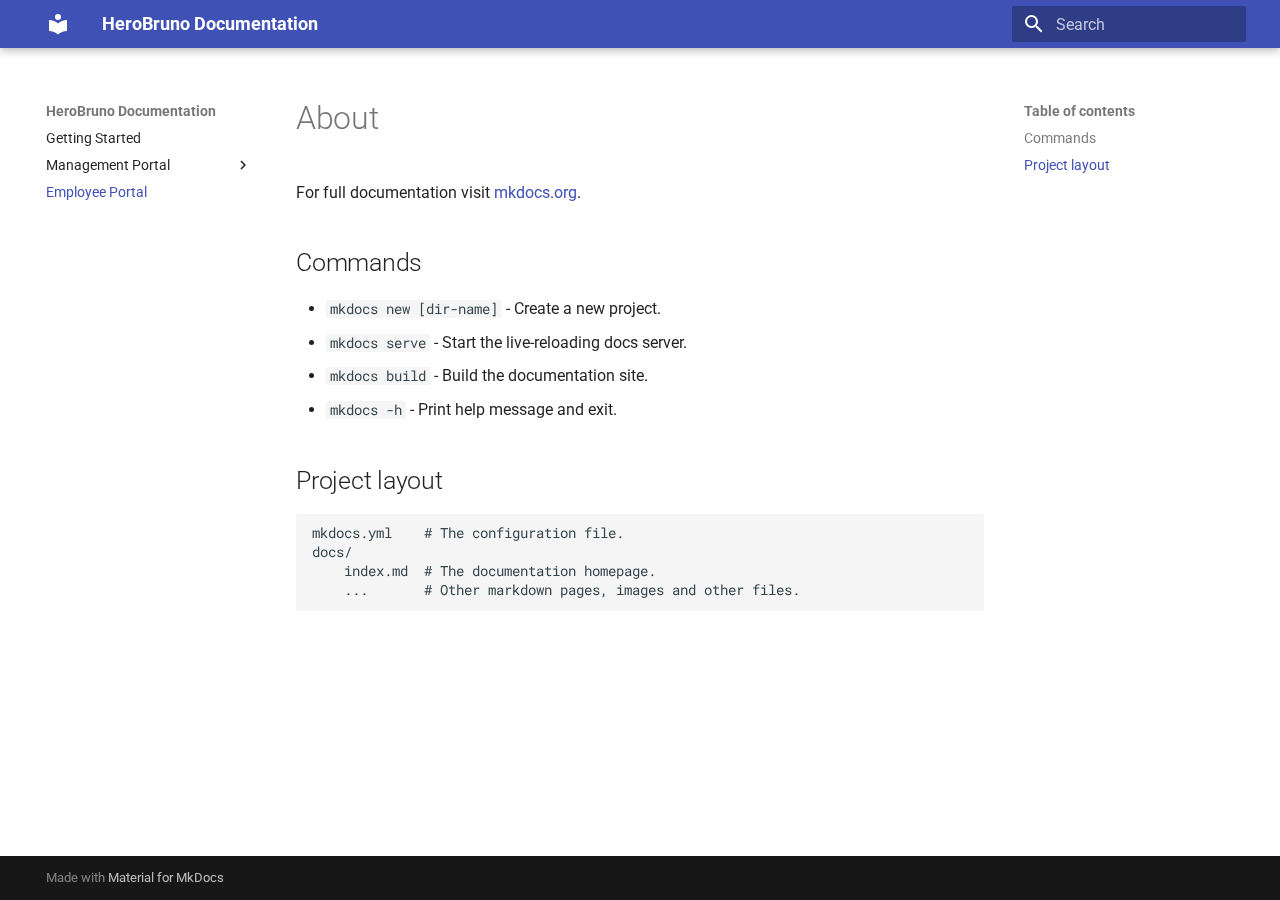
<file: employee/index.html>
<!doctype html>
<html lang="en" class="no-js">
  <head>
    
      <meta charset="utf-8">
      <meta name="viewport" content="width=device-width,initial-scale=1">
      
      
      
      
        <link rel="prev" href="../admin_portal/attendance-management/">
      
      
      <link rel="icon" href="../assets/images/favicon.png">
      <meta name="generator" content="mkdocs-1.4.2, mkdocs-material-9.0.14">
    
    
      
        <title>Employee Portal - HeroBruno Documentation</title>
      
    
    
      <link rel="stylesheet" href="../assets/stylesheets/main.113286f1.min.css">
      
        
        <link rel="stylesheet" href="../assets/stylesheets/palette.a0c5b2b5.min.css">
      
      

    
    
    
      
        
        
        <link rel="preconnect" href="https://fonts.gstatic.com" crossorigin>
        <link rel="stylesheet" href="https://fonts.googleapis.com/css?family=Roboto:300,300i,400,400i,700,700i%7CRoboto+Mono:400,400i,700,700i&display=fallback">
        <style>:root{--md-text-font:"Roboto";--md-code-font:"Roboto Mono"}</style>
      
    
    
    <script>__md_scope=new URL("..",location),__md_hash=e=>[...e].reduce((e,_)=>(e<<5)-e+_.charCodeAt(0),0),__md_get=(e,_=localStorage,t=__md_scope)=>JSON.parse(_.getItem(t.pathname+"."+e)),__md_set=(e,_,t=localStorage,a=__md_scope)=>{try{t.setItem(a.pathname+"."+e,JSON.stringify(_))}catch(e){}}</script>
    
      

    
    
    
  </head>
  
  
    
    
    
    
    
    <body dir="ltr" data-md-color-scheme="default" data-md-color-primary="" data-md-color-accent="">
  
    
    
    <input class="md-toggle" data-md-toggle="drawer" type="checkbox" id="__drawer" autocomplete="off">
    <input class="md-toggle" data-md-toggle="search" type="checkbox" id="__search" autocomplete="off">
    <label class="md-overlay" for="__drawer"></label>
    <div data-md-component="skip">
      
        
        <a href="#about" class="md-skip">
          Skip to content
        </a>
      
    </div>
    <div data-md-component="announce">
      
    </div>
    
    
      

<header class="md-header" data-md-component="header">
  <nav class="md-header__inner md-grid" aria-label="Header">
    <a href=".." title="HeroBruno Documentation" class="md-header__button md-logo" aria-label="HeroBruno Documentation" data-md-component="logo">
      
  
  <svg xmlns="http://www.w3.org/2000/svg" viewBox="0 0 24 24"><path d="M12 8a3 3 0 0 0 3-3 3 3 0 0 0-3-3 3 3 0 0 0-3 3 3 3 0 0 0 3 3m0 3.54C9.64 9.35 6.5 8 3 8v11c3.5 0 6.64 1.35 9 3.54 2.36-2.19 5.5-3.54 9-3.54V8c-3.5 0-6.64 1.35-9 3.54Z"/></svg>

    </a>
    <label class="md-header__button md-icon" for="__drawer">
      <svg xmlns="http://www.w3.org/2000/svg" viewBox="0 0 24 24"><path d="M3 6h18v2H3V6m0 5h18v2H3v-2m0 5h18v2H3v-2Z"/></svg>
    </label>
    <div class="md-header__title" data-md-component="header-title">
      <div class="md-header__ellipsis">
        <div class="md-header__topic">
          <span class="md-ellipsis">
            HeroBruno Documentation
          </span>
        </div>
        <div class="md-header__topic" data-md-component="header-topic">
          <span class="md-ellipsis">
            
              Employee Portal
            
          </span>
        </div>
      </div>
    </div>
    
    
    
      <label class="md-header__button md-icon" for="__search">
        <svg xmlns="http://www.w3.org/2000/svg" viewBox="0 0 24 24"><path d="M9.5 3A6.5 6.5 0 0 1 16 9.5c0 1.61-.59 3.09-1.56 4.23l.27.27h.79l5 5-1.5 1.5-5-5v-.79l-.27-.27A6.516 6.516 0 0 1 9.5 16 6.5 6.5 0 0 1 3 9.5 6.5 6.5 0 0 1 9.5 3m0 2C7 5 5 7 5 9.5S7 14 9.5 14 14 12 14 9.5 12 5 9.5 5Z"/></svg>
      </label>
      <div class="md-search" data-md-component="search" role="dialog">
  <label class="md-search__overlay" for="__search"></label>
  <div class="md-search__inner" role="search">
    <form class="md-search__form" name="search">
      <input type="text" class="md-search__input" name="query" aria-label="Search" placeholder="Search" autocapitalize="off" autocorrect="off" autocomplete="off" spellcheck="false" data-md-component="search-query" required>
      <label class="md-search__icon md-icon" for="__search">
        <svg xmlns="http://www.w3.org/2000/svg" viewBox="0 0 24 24"><path d="M9.5 3A6.5 6.5 0 0 1 16 9.5c0 1.61-.59 3.09-1.56 4.23l.27.27h.79l5 5-1.5 1.5-5-5v-.79l-.27-.27A6.516 6.516 0 0 1 9.5 16 6.5 6.5 0 0 1 3 9.5 6.5 6.5 0 0 1 9.5 3m0 2C7 5 5 7 5 9.5S7 14 9.5 14 14 12 14 9.5 12 5 9.5 5Z"/></svg>
        <svg xmlns="http://www.w3.org/2000/svg" viewBox="0 0 24 24"><path d="M20 11v2H8l5.5 5.5-1.42 1.42L4.16 12l7.92-7.92L13.5 5.5 8 11h12Z"/></svg>
      </label>
      <nav class="md-search__options" aria-label="Search">
        
        <button type="reset" class="md-search__icon md-icon" title="Clear" aria-label="Clear" tabindex="-1">
          <svg xmlns="http://www.w3.org/2000/svg" viewBox="0 0 24 24"><path d="M19 6.41 17.59 5 12 10.59 6.41 5 5 6.41 10.59 12 5 17.59 6.41 19 12 13.41 17.59 19 19 17.59 13.41 12 19 6.41Z"/></svg>
        </button>
      </nav>
      
    </form>
    <div class="md-search__output">
      <div class="md-search__scrollwrap" data-md-scrollfix>
        <div class="md-search-result" data-md-component="search-result">
          <div class="md-search-result__meta">
            Initializing search
          </div>
          <ol class="md-search-result__list" role="presentation"></ol>
        </div>
      </div>
    </div>
  </div>
</div>
    
    
  </nav>
  
</header>
    
    <div class="md-container" data-md-component="container">
      
      
        
          
        
      
      <main class="md-main" data-md-component="main">
        <div class="md-main__inner md-grid">
          
            
              
              <div class="md-sidebar md-sidebar--primary" data-md-component="sidebar" data-md-type="navigation" >
                <div class="md-sidebar__scrollwrap">
                  <div class="md-sidebar__inner">
                    


<nav class="md-nav md-nav--primary" aria-label="Navigation" data-md-level="0">
  <label class="md-nav__title" for="__drawer">
    <a href=".." title="HeroBruno Documentation" class="md-nav__button md-logo" aria-label="HeroBruno Documentation" data-md-component="logo">
      
  
  <svg xmlns="http://www.w3.org/2000/svg" viewBox="0 0 24 24"><path d="M12 8a3 3 0 0 0 3-3 3 3 0 0 0-3-3 3 3 0 0 0-3 3 3 3 0 0 0 3 3m0 3.54C9.64 9.35 6.5 8 3 8v11c3.5 0 6.64 1.35 9 3.54 2.36-2.19 5.5-3.54 9-3.54V8c-3.5 0-6.64 1.35-9 3.54Z"/></svg>

    </a>
    HeroBruno Documentation
  </label>
  
  <ul class="md-nav__list" data-md-scrollfix>
    
      
      
      

  
  
  
    <li class="md-nav__item">
      <a href="../overview/" class="md-nav__link">
        Getting Started
      </a>
    </li>
  

    
      
      
      

  
  
  
    
    <li class="md-nav__item md-nav__item--nested">
      
      
      
      
      <input class="md-nav__toggle md-toggle " type="checkbox" id="__nav_2" >
      
      
      
        <label class="md-nav__link" for="__nav_2" id="__nav_2_label" tabindex="0">
          Management Portal
          <span class="md-nav__icon md-icon"></span>
        </label>
      
      <nav class="md-nav" data-md-level="1" aria-labelledby="__nav_2_label" aria-expanded="false">
        <label class="md-nav__title" for="__nav_2">
          <span class="md-nav__icon md-icon"></span>
          Management Portal
        </label>
        <ul class="md-nav__list" data-md-scrollfix>
          
            
              
  
  
  
    <li class="md-nav__item">
      <a href="../admin_portal/user-management/" class="md-nav__link">
        User Management
      </a>
    </li>
  

            
          
            
              
  
  
  
    <li class="md-nav__item">
      <a href="../admin_portal/department-management/" class="md-nav__link">
        Department Management
      </a>
    </li>
  

            
          
            
              
  
  
  
    <li class="md-nav__item">
      <a href="../admin_portal/announcement-management/" class="md-nav__link">
        Announcement Management
      </a>
    </li>
  

            
          
            
              
  
  
  
    <li class="md-nav__item">
      <a href="../admin_portal/memo-management/" class="md-nav__link">
        Memo Management
      </a>
    </li>
  

            
          
            
              
  
  
  
    <li class="md-nav__item">
      <a href="../admin_portal/attendance-management/" class="md-nav__link">
        Attendance Management
      </a>
    </li>
  

            
          
        </ul>
      </nav>
    </li>
  

    
      
      
      

  
  
    
  
  
    <li class="md-nav__item md-nav__item--active">
      
      <input class="md-nav__toggle md-toggle" type="checkbox" id="__toc">
      
      
        
      
      
        <label class="md-nav__link md-nav__link--active" for="__toc">
          Employee Portal
          <span class="md-nav__icon md-icon"></span>
        </label>
      
      <a href="./" class="md-nav__link md-nav__link--active">
        Employee Portal
      </a>
      
        

<nav class="md-nav md-nav--secondary" aria-label="Table of contents">
  
  
  
    
  
  
    <label class="md-nav__title" for="__toc">
      <span class="md-nav__icon md-icon"></span>
      Table of contents
    </label>
    <ul class="md-nav__list" data-md-component="toc" data-md-scrollfix>
      
        <li class="md-nav__item">
  <a href="#commands" class="md-nav__link">
    Commands
  </a>
  
</li>
      
        <li class="md-nav__item">
  <a href="#project-layout" class="md-nav__link">
    Project layout
  </a>
  
</li>
      
    </ul>
  
</nav>
      
    </li>
  

    
  </ul>
</nav>
                  </div>
                </div>
              </div>
            
            
              
              <div class="md-sidebar md-sidebar--secondary" data-md-component="sidebar" data-md-type="toc" >
                <div class="md-sidebar__scrollwrap">
                  <div class="md-sidebar__inner">
                    

<nav class="md-nav md-nav--secondary" aria-label="Table of contents">
  
  
  
    
  
  
    <label class="md-nav__title" for="__toc">
      <span class="md-nav__icon md-icon"></span>
      Table of contents
    </label>
    <ul class="md-nav__list" data-md-component="toc" data-md-scrollfix>
      
        <li class="md-nav__item">
  <a href="#commands" class="md-nav__link">
    Commands
  </a>
  
</li>
      
        <li class="md-nav__item">
  <a href="#project-layout" class="md-nav__link">
    Project layout
  </a>
  
</li>
      
    </ul>
  
</nav>
                  </div>
                </div>
              </div>
            
          
          
            <div class="md-content" data-md-component="content">
              <article class="md-content__inner md-typeset">
                
                  


<h1 id="about">About</h1>
<p>For full documentation visit <a href="https://www.mkdocs.org">mkdocs.org</a>.</p>
<h2 id="commands">Commands</h2>
<ul>
<li><code>mkdocs new [dir-name]</code> - Create a new project.</li>
<li><code>mkdocs serve</code> - Start the live-reloading docs server.</li>
<li><code>mkdocs build</code> - Build the documentation site.</li>
<li><code>mkdocs -h</code> - Print help message and exit.</li>
</ul>
<h2 id="project-layout">Project layout</h2>
<pre><code>mkdocs.yml    # The configuration file.
docs/
    index.md  # The documentation homepage.
    ...       # Other markdown pages, images and other files.
</code></pre>





                
              </article>
            </div>
          
          
        </div>
        
      </main>
      
        <footer class="md-footer">
  
  <div class="md-footer-meta md-typeset">
    <div class="md-footer-meta__inner md-grid">
      <div class="md-copyright">
  
  
    Made with
    <a href="https://squidfunk.github.io/mkdocs-material/" target="_blank" rel="noopener">
      Material for MkDocs
    </a>
  
</div>
      
    </div>
  </div>
</footer>
      
    </div>
    <div class="md-dialog" data-md-component="dialog">
      <div class="md-dialog__inner md-typeset"></div>
    </div>
    
    <script id="__config" type="application/json">{"base": "..", "features": [], "search": "../assets/javascripts/workers/search.208ed371.min.js", "translations": {"clipboard.copied": "Copied to clipboard", "clipboard.copy": "Copy to clipboard", "search.result.more.one": "1 more on this page", "search.result.more.other": "# more on this page", "search.result.none": "No matching documents", "search.result.one": "1 matching document", "search.result.other": "# matching documents", "search.result.placeholder": "Type to start searching", "search.result.term.missing": "Missing", "select.version": "Select version"}}</script>
    
    
      <script src="../assets/javascripts/bundle.2a6f1dda.min.js"></script>
      
    
  </body>
</html>
</file>
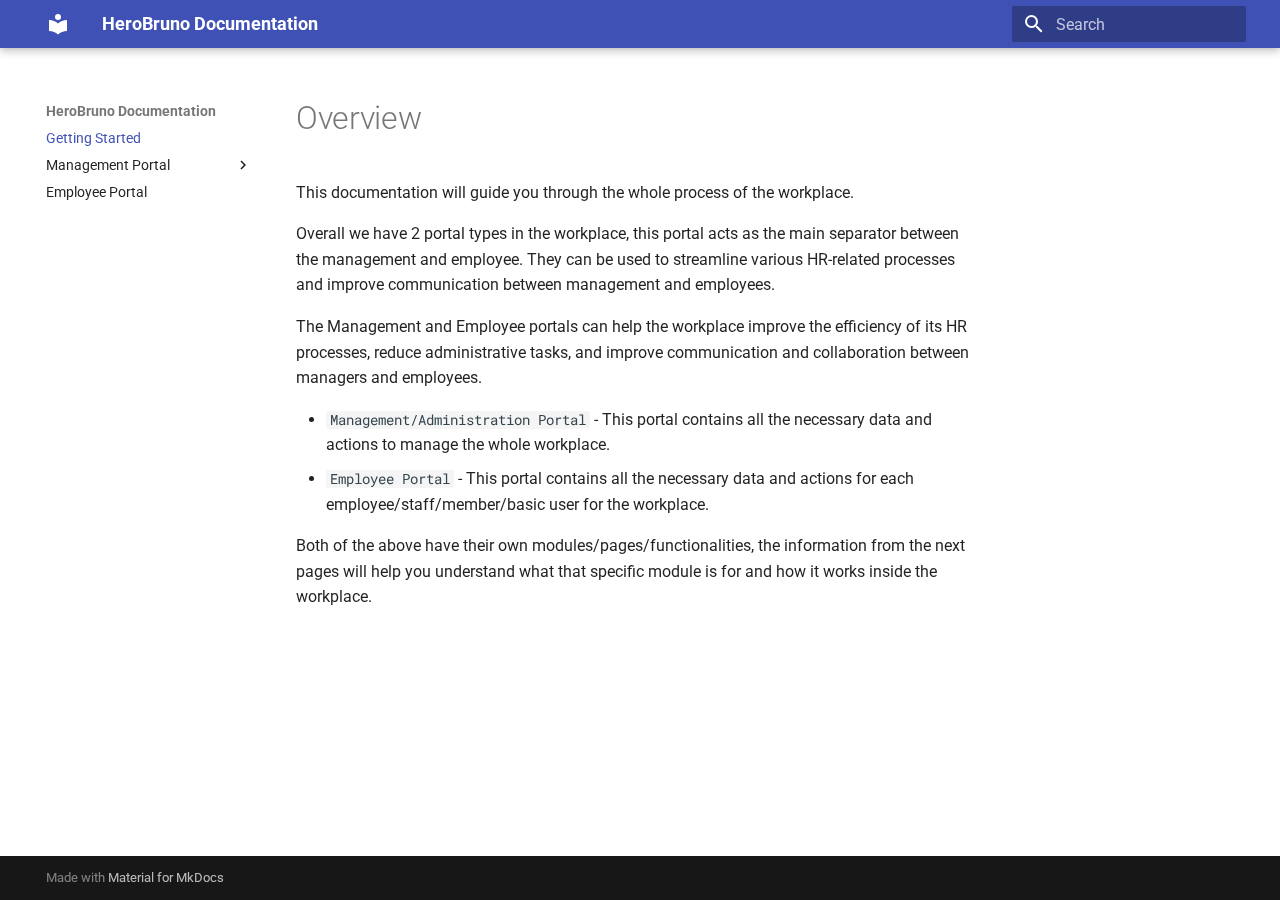
<file: overview/index.html>
<!doctype html>
<html lang="en" class="no-js">
  <head>
    
      <meta charset="utf-8">
      <meta name="viewport" content="width=device-width,initial-scale=1">
      
      
      
      
      
        <link rel="next" href="../admin_portal/user-management/">
      
      <link rel="icon" href="../assets/images/favicon.png">
      <meta name="generator" content="mkdocs-1.4.2, mkdocs-material-9.0.14">
    
    
      
        <title>Getting Started - HeroBruno Documentation</title>
      
    
    
      <link rel="stylesheet" href="../assets/stylesheets/main.113286f1.min.css">
      
        
        <link rel="stylesheet" href="../assets/stylesheets/palette.a0c5b2b5.min.css">
      
      

    
    
    
      
        
        
        <link rel="preconnect" href="https://fonts.gstatic.com" crossorigin>
        <link rel="stylesheet" href="https://fonts.googleapis.com/css?family=Roboto:300,300i,400,400i,700,700i%7CRoboto+Mono:400,400i,700,700i&display=fallback">
        <style>:root{--md-text-font:"Roboto";--md-code-font:"Roboto Mono"}</style>
      
    
    
    <script>__md_scope=new URL("..",location),__md_hash=e=>[...e].reduce((e,_)=>(e<<5)-e+_.charCodeAt(0),0),__md_get=(e,_=localStorage,t=__md_scope)=>JSON.parse(_.getItem(t.pathname+"."+e)),__md_set=(e,_,t=localStorage,a=__md_scope)=>{try{t.setItem(a.pathname+"."+e,JSON.stringify(_))}catch(e){}}</script>
    
      

    
    
    
  </head>
  
  
    
    
    
    
    
    <body dir="ltr" data-md-color-scheme="default" data-md-color-primary="" data-md-color-accent="">
  
    
    
    <input class="md-toggle" data-md-toggle="drawer" type="checkbox" id="__drawer" autocomplete="off">
    <input class="md-toggle" data-md-toggle="search" type="checkbox" id="__search" autocomplete="off">
    <label class="md-overlay" for="__drawer"></label>
    <div data-md-component="skip">
      
        
        <a href="#overview" class="md-skip">
          Skip to content
        </a>
      
    </div>
    <div data-md-component="announce">
      
    </div>
    
    
      

<header class="md-header" data-md-component="header">
  <nav class="md-header__inner md-grid" aria-label="Header">
    <a href=".." title="HeroBruno Documentation" class="md-header__button md-logo" aria-label="HeroBruno Documentation" data-md-component="logo">
      
  
  <svg xmlns="http://www.w3.org/2000/svg" viewBox="0 0 24 24"><path d="M12 8a3 3 0 0 0 3-3 3 3 0 0 0-3-3 3 3 0 0 0-3 3 3 3 0 0 0 3 3m0 3.54C9.64 9.35 6.5 8 3 8v11c3.5 0 6.64 1.35 9 3.54 2.36-2.19 5.5-3.54 9-3.54V8c-3.5 0-6.64 1.35-9 3.54Z"/></svg>

    </a>
    <label class="md-header__button md-icon" for="__drawer">
      <svg xmlns="http://www.w3.org/2000/svg" viewBox="0 0 24 24"><path d="M3 6h18v2H3V6m0 5h18v2H3v-2m0 5h18v2H3v-2Z"/></svg>
    </label>
    <div class="md-header__title" data-md-component="header-title">
      <div class="md-header__ellipsis">
        <div class="md-header__topic">
          <span class="md-ellipsis">
            HeroBruno Documentation
          </span>
        </div>
        <div class="md-header__topic" data-md-component="header-topic">
          <span class="md-ellipsis">
            
              Getting Started
            
          </span>
        </div>
      </div>
    </div>
    
    
    
      <label class="md-header__button md-icon" for="__search">
        <svg xmlns="http://www.w3.org/2000/svg" viewBox="0 0 24 24"><path d="M9.5 3A6.5 6.5 0 0 1 16 9.5c0 1.61-.59 3.09-1.56 4.23l.27.27h.79l5 5-1.5 1.5-5-5v-.79l-.27-.27A6.516 6.516 0 0 1 9.5 16 6.5 6.5 0 0 1 3 9.5 6.5 6.5 0 0 1 9.5 3m0 2C7 5 5 7 5 9.5S7 14 9.5 14 14 12 14 9.5 12 5 9.5 5Z"/></svg>
      </label>
      <div class="md-search" data-md-component="search" role="dialog">
  <label class="md-search__overlay" for="__search"></label>
  <div class="md-search__inner" role="search">
    <form class="md-search__form" name="search">
      <input type="text" class="md-search__input" name="query" aria-label="Search" placeholder="Search" autocapitalize="off" autocorrect="off" autocomplete="off" spellcheck="false" data-md-component="search-query" required>
      <label class="md-search__icon md-icon" for="__search">
        <svg xmlns="http://www.w3.org/2000/svg" viewBox="0 0 24 24"><path d="M9.5 3A6.5 6.5 0 0 1 16 9.5c0 1.61-.59 3.09-1.56 4.23l.27.27h.79l5 5-1.5 1.5-5-5v-.79l-.27-.27A6.516 6.516 0 0 1 9.5 16 6.5 6.5 0 0 1 3 9.5 6.5 6.5 0 0 1 9.5 3m0 2C7 5 5 7 5 9.5S7 14 9.5 14 14 12 14 9.5 12 5 9.5 5Z"/></svg>
        <svg xmlns="http://www.w3.org/2000/svg" viewBox="0 0 24 24"><path d="M20 11v2H8l5.5 5.5-1.42 1.42L4.16 12l7.92-7.92L13.5 5.5 8 11h12Z"/></svg>
      </label>
      <nav class="md-search__options" aria-label="Search">
        
        <button type="reset" class="md-search__icon md-icon" title="Clear" aria-label="Clear" tabindex="-1">
          <svg xmlns="http://www.w3.org/2000/svg" viewBox="0 0 24 24"><path d="M19 6.41 17.59 5 12 10.59 6.41 5 5 6.41 10.59 12 5 17.59 6.41 19 12 13.41 17.59 19 19 17.59 13.41 12 19 6.41Z"/></svg>
        </button>
      </nav>
      
    </form>
    <div class="md-search__output">
      <div class="md-search__scrollwrap" data-md-scrollfix>
        <div class="md-search-result" data-md-component="search-result">
          <div class="md-search-result__meta">
            Initializing search
          </div>
          <ol class="md-search-result__list" role="presentation"></ol>
        </div>
      </div>
    </div>
  </div>
</div>
    
    
  </nav>
  
</header>
    
    <div class="md-container" data-md-component="container">
      
      
        
          
        
      
      <main class="md-main" data-md-component="main">
        <div class="md-main__inner md-grid">
          
            
              
              <div class="md-sidebar md-sidebar--primary" data-md-component="sidebar" data-md-type="navigation" >
                <div class="md-sidebar__scrollwrap">
                  <div class="md-sidebar__inner">
                    


<nav class="md-nav md-nav--primary" aria-label="Navigation" data-md-level="0">
  <label class="md-nav__title" for="__drawer">
    <a href=".." title="HeroBruno Documentation" class="md-nav__button md-logo" aria-label="HeroBruno Documentation" data-md-component="logo">
      
  
  <svg xmlns="http://www.w3.org/2000/svg" viewBox="0 0 24 24"><path d="M12 8a3 3 0 0 0 3-3 3 3 0 0 0-3-3 3 3 0 0 0-3 3 3 3 0 0 0 3 3m0 3.54C9.64 9.35 6.5 8 3 8v11c3.5 0 6.64 1.35 9 3.54 2.36-2.19 5.5-3.54 9-3.54V8c-3.5 0-6.64 1.35-9 3.54Z"/></svg>

    </a>
    HeroBruno Documentation
  </label>
  
  <ul class="md-nav__list" data-md-scrollfix>
    
      
      
      

  
  
    
  
  
    <li class="md-nav__item md-nav__item--active">
      
      <input class="md-nav__toggle md-toggle" type="checkbox" id="__toc">
      
      
        
      
      
      <a href="./" class="md-nav__link md-nav__link--active">
        Getting Started
      </a>
      
    </li>
  

    
      
      
      

  
  
  
    
    <li class="md-nav__item md-nav__item--nested">
      
      
      
      
      <input class="md-nav__toggle md-toggle " type="checkbox" id="__nav_2" >
      
      
      
        <label class="md-nav__link" for="__nav_2" id="__nav_2_label" tabindex="0">
          Management Portal
          <span class="md-nav__icon md-icon"></span>
        </label>
      
      <nav class="md-nav" data-md-level="1" aria-labelledby="__nav_2_label" aria-expanded="false">
        <label class="md-nav__title" for="__nav_2">
          <span class="md-nav__icon md-icon"></span>
          Management Portal
        </label>
        <ul class="md-nav__list" data-md-scrollfix>
          
            
              
  
  
  
    <li class="md-nav__item">
      <a href="../admin_portal/user-management/" class="md-nav__link">
        User Management
      </a>
    </li>
  

            
          
            
              
  
  
  
    <li class="md-nav__item">
      <a href="../admin_portal/department-management/" class="md-nav__link">
        Department Management
      </a>
    </li>
  

            
          
            
              
  
  
  
    <li class="md-nav__item">
      <a href="../admin_portal/announcement-management/" class="md-nav__link">
        Announcement Management
      </a>
    </li>
  

            
          
            
              
  
  
  
    <li class="md-nav__item">
      <a href="../admin_portal/memo-management/" class="md-nav__link">
        Memo Management
      </a>
    </li>
  

            
          
            
              
  
  
  
    <li class="md-nav__item">
      <a href="../admin_portal/attendance-management/" class="md-nav__link">
        Attendance Management
      </a>
    </li>
  

            
          
        </ul>
      </nav>
    </li>
  

    
      
      
      

  
  
  
    <li class="md-nav__item">
      <a href="../employee/" class="md-nav__link">
        Employee Portal
      </a>
    </li>
  

    
  </ul>
</nav>
                  </div>
                </div>
              </div>
            
            
              
              <div class="md-sidebar md-sidebar--secondary" data-md-component="sidebar" data-md-type="toc" >
                <div class="md-sidebar__scrollwrap">
                  <div class="md-sidebar__inner">
                    

<nav class="md-nav md-nav--secondary" aria-label="Table of contents">
  
  
  
    
  
  
</nav>
                  </div>
                </div>
              </div>
            
          
          
            <div class="md-content" data-md-component="content">
              <article class="md-content__inner md-typeset">
                
                  


<h1 id="overview">Overview</h1>
<p>This documentation will guide you through the whole process of the workplace. </p>
<p>Overall we have 2 portal types in the workplace, this portal acts as the main separator between the management and employee. They can be used to streamline various HR-related processes and improve communication between management and employees.</p>
<p>The Management and Employee portals can help the workplace improve the efficiency of its HR processes, reduce administrative tasks, and improve communication and collaboration between managers and employees.</p>
<ul>
<li><code>Management/Administration Portal</code> - This portal contains all the necessary data and actions to manage the whole workplace.</li>
<li><code>Employee Portal</code> - This portal contains all the necessary data and actions for each employee/staff/member/basic user for the workplace. </li>
</ul>
<p>Both of the above have their own modules/pages/functionalities, the information from the next pages will help you understand what that specific module is for and how it works inside the workplace. </p>





                
              </article>
            </div>
          
          
        </div>
        
      </main>
      
        <footer class="md-footer">
  
  <div class="md-footer-meta md-typeset">
    <div class="md-footer-meta__inner md-grid">
      <div class="md-copyright">
  
  
    Made with
    <a href="https://squidfunk.github.io/mkdocs-material/" target="_blank" rel="noopener">
      Material for MkDocs
    </a>
  
</div>
      
    </div>
  </div>
</footer>
      
    </div>
    <div class="md-dialog" data-md-component="dialog">
      <div class="md-dialog__inner md-typeset"></div>
    </div>
    
    <script id="__config" type="application/json">{"base": "..", "features": [], "search": "../assets/javascripts/workers/search.208ed371.min.js", "translations": {"clipboard.copied": "Copied to clipboard", "clipboard.copy": "Copy to clipboard", "search.result.more.one": "1 more on this page", "search.result.more.other": "# more on this page", "search.result.none": "No matching documents", "search.result.one": "1 matching document", "search.result.other": "# matching documents", "search.result.placeholder": "Type to start searching", "search.result.term.missing": "Missing", "select.version": "Select version"}}</script>
    
    
      <script src="../assets/javascripts/bundle.2a6f1dda.min.js"></script>
      
    
  </body>
</html>
</file>
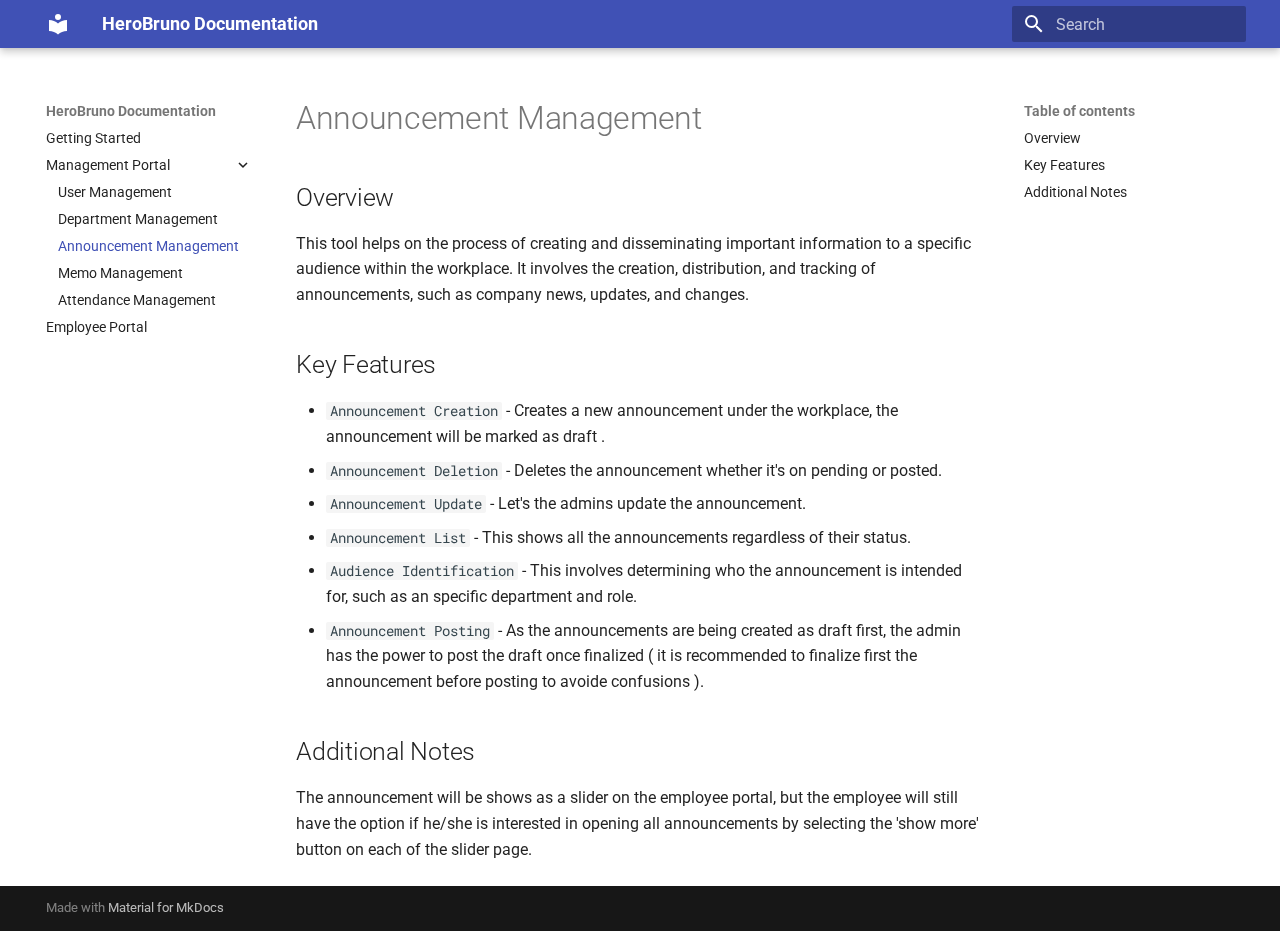
<file: admin_portal/announcement-management/index.html>
<!doctype html>
<html lang="en" class="no-js">
  <head>
    
      <meta charset="utf-8">
      <meta name="viewport" content="width=device-width,initial-scale=1">
      
      
      
      
        <link rel="prev" href="../department-management/">
      
      
        <link rel="next" href="../memo-management/">
      
      <link rel="icon" href="../../assets/images/favicon.png">
      <meta name="generator" content="mkdocs-1.4.2, mkdocs-material-9.0.14">
    
    
      
        <title>Announcement Management - HeroBruno Documentation</title>
      
    
    
      <link rel="stylesheet" href="../../assets/stylesheets/main.113286f1.min.css">
      
        
        <link rel="stylesheet" href="../../assets/stylesheets/palette.a0c5b2b5.min.css">
      
      

    
    
    
      
        
        
        <link rel="preconnect" href="https://fonts.gstatic.com" crossorigin>
        <link rel="stylesheet" href="https://fonts.googleapis.com/css?family=Roboto:300,300i,400,400i,700,700i%7CRoboto+Mono:400,400i,700,700i&display=fallback">
        <style>:root{--md-text-font:"Roboto";--md-code-font:"Roboto Mono"}</style>
      
    
    
    <script>__md_scope=new URL("../..",location),__md_hash=e=>[...e].reduce((e,_)=>(e<<5)-e+_.charCodeAt(0),0),__md_get=(e,_=localStorage,t=__md_scope)=>JSON.parse(_.getItem(t.pathname+"."+e)),__md_set=(e,_,t=localStorage,a=__md_scope)=>{try{t.setItem(a.pathname+"."+e,JSON.stringify(_))}catch(e){}}</script>
    
      

    
    
    
  </head>
  
  
    
    
    
    
    
    <body dir="ltr" data-md-color-scheme="default" data-md-color-primary="" data-md-color-accent="">
  
    
    
    <input class="md-toggle" data-md-toggle="drawer" type="checkbox" id="__drawer" autocomplete="off">
    <input class="md-toggle" data-md-toggle="search" type="checkbox" id="__search" autocomplete="off">
    <label class="md-overlay" for="__drawer"></label>
    <div data-md-component="skip">
      
        
        <a href="#announcement-management" class="md-skip">
          Skip to content
        </a>
      
    </div>
    <div data-md-component="announce">
      
    </div>
    
    
      

<header class="md-header" data-md-component="header">
  <nav class="md-header__inner md-grid" aria-label="Header">
    <a href="../.." title="HeroBruno Documentation" class="md-header__button md-logo" aria-label="HeroBruno Documentation" data-md-component="logo">
      
  
  <svg xmlns="http://www.w3.org/2000/svg" viewBox="0 0 24 24"><path d="M12 8a3 3 0 0 0 3-3 3 3 0 0 0-3-3 3 3 0 0 0-3 3 3 3 0 0 0 3 3m0 3.54C9.64 9.35 6.5 8 3 8v11c3.5 0 6.64 1.35 9 3.54 2.36-2.19 5.5-3.54 9-3.54V8c-3.5 0-6.64 1.35-9 3.54Z"/></svg>

    </a>
    <label class="md-header__button md-icon" for="__drawer">
      <svg xmlns="http://www.w3.org/2000/svg" viewBox="0 0 24 24"><path d="M3 6h18v2H3V6m0 5h18v2H3v-2m0 5h18v2H3v-2Z"/></svg>
    </label>
    <div class="md-header__title" data-md-component="header-title">
      <div class="md-header__ellipsis">
        <div class="md-header__topic">
          <span class="md-ellipsis">
            HeroBruno Documentation
          </span>
        </div>
        <div class="md-header__topic" data-md-component="header-topic">
          <span class="md-ellipsis">
            
              Announcement Management
            
          </span>
        </div>
      </div>
    </div>
    
    
    
      <label class="md-header__button md-icon" for="__search">
        <svg xmlns="http://www.w3.org/2000/svg" viewBox="0 0 24 24"><path d="M9.5 3A6.5 6.5 0 0 1 16 9.5c0 1.61-.59 3.09-1.56 4.23l.27.27h.79l5 5-1.5 1.5-5-5v-.79l-.27-.27A6.516 6.516 0 0 1 9.5 16 6.5 6.5 0 0 1 3 9.5 6.5 6.5 0 0 1 9.5 3m0 2C7 5 5 7 5 9.5S7 14 9.5 14 14 12 14 9.5 12 5 9.5 5Z"/></svg>
      </label>
      <div class="md-search" data-md-component="search" role="dialog">
  <label class="md-search__overlay" for="__search"></label>
  <div class="md-search__inner" role="search">
    <form class="md-search__form" name="search">
      <input type="text" class="md-search__input" name="query" aria-label="Search" placeholder="Search" autocapitalize="off" autocorrect="off" autocomplete="off" spellcheck="false" data-md-component="search-query" required>
      <label class="md-search__icon md-icon" for="__search">
        <svg xmlns="http://www.w3.org/2000/svg" viewBox="0 0 24 24"><path d="M9.5 3A6.5 6.5 0 0 1 16 9.5c0 1.61-.59 3.09-1.56 4.23l.27.27h.79l5 5-1.5 1.5-5-5v-.79l-.27-.27A6.516 6.516 0 0 1 9.5 16 6.5 6.5 0 0 1 3 9.5 6.5 6.5 0 0 1 9.5 3m0 2C7 5 5 7 5 9.5S7 14 9.5 14 14 12 14 9.5 12 5 9.5 5Z"/></svg>
        <svg xmlns="http://www.w3.org/2000/svg" viewBox="0 0 24 24"><path d="M20 11v2H8l5.5 5.5-1.42 1.42L4.16 12l7.92-7.92L13.5 5.5 8 11h12Z"/></svg>
      </label>
      <nav class="md-search__options" aria-label="Search">
        
        <button type="reset" class="md-search__icon md-icon" title="Clear" aria-label="Clear" tabindex="-1">
          <svg xmlns="http://www.w3.org/2000/svg" viewBox="0 0 24 24"><path d="M19 6.41 17.59 5 12 10.59 6.41 5 5 6.41 10.59 12 5 17.59 6.41 19 12 13.41 17.59 19 19 17.59 13.41 12 19 6.41Z"/></svg>
        </button>
      </nav>
      
    </form>
    <div class="md-search__output">
      <div class="md-search__scrollwrap" data-md-scrollfix>
        <div class="md-search-result" data-md-component="search-result">
          <div class="md-search-result__meta">
            Initializing search
          </div>
          <ol class="md-search-result__list" role="presentation"></ol>
        </div>
      </div>
    </div>
  </div>
</div>
    
    
  </nav>
  
</header>
    
    <div class="md-container" data-md-component="container">
      
      
        
          
        
      
      <main class="md-main" data-md-component="main">
        <div class="md-main__inner md-grid">
          
            
              
              <div class="md-sidebar md-sidebar--primary" data-md-component="sidebar" data-md-type="navigation" >
                <div class="md-sidebar__scrollwrap">
                  <div class="md-sidebar__inner">
                    


<nav class="md-nav md-nav--primary" aria-label="Navigation" data-md-level="0">
  <label class="md-nav__title" for="__drawer">
    <a href="../.." title="HeroBruno Documentation" class="md-nav__button md-logo" aria-label="HeroBruno Documentation" data-md-component="logo">
      
  
  <svg xmlns="http://www.w3.org/2000/svg" viewBox="0 0 24 24"><path d="M12 8a3 3 0 0 0 3-3 3 3 0 0 0-3-3 3 3 0 0 0-3 3 3 3 0 0 0 3 3m0 3.54C9.64 9.35 6.5 8 3 8v11c3.5 0 6.64 1.35 9 3.54 2.36-2.19 5.5-3.54 9-3.54V8c-3.5 0-6.64 1.35-9 3.54Z"/></svg>

    </a>
    HeroBruno Documentation
  </label>
  
  <ul class="md-nav__list" data-md-scrollfix>
    
      
      
      

  
  
  
    <li class="md-nav__item">
      <a href="../../overview/" class="md-nav__link">
        Getting Started
      </a>
    </li>
  

    
      
      
      

  
  
    
  
  
    
    <li class="md-nav__item md-nav__item--active md-nav__item--nested">
      
      
      
      
      <input class="md-nav__toggle md-toggle " type="checkbox" id="__nav_2" checked>
      
      
      
        <label class="md-nav__link" for="__nav_2" id="__nav_2_label" tabindex="0">
          Management Portal
          <span class="md-nav__icon md-icon"></span>
        </label>
      
      <nav class="md-nav" data-md-level="1" aria-labelledby="__nav_2_label" aria-expanded="true">
        <label class="md-nav__title" for="__nav_2">
          <span class="md-nav__icon md-icon"></span>
          Management Portal
        </label>
        <ul class="md-nav__list" data-md-scrollfix>
          
            
              
  
  
  
    <li class="md-nav__item">
      <a href="../user-management/" class="md-nav__link">
        User Management
      </a>
    </li>
  

            
          
            
              
  
  
  
    <li class="md-nav__item">
      <a href="../department-management/" class="md-nav__link">
        Department Management
      </a>
    </li>
  

            
          
            
              
  
  
    
  
  
    <li class="md-nav__item md-nav__item--active">
      
      <input class="md-nav__toggle md-toggle" type="checkbox" id="__toc">
      
      
        
      
      
        <label class="md-nav__link md-nav__link--active" for="__toc">
          Announcement Management
          <span class="md-nav__icon md-icon"></span>
        </label>
      
      <a href="./" class="md-nav__link md-nav__link--active">
        Announcement Management
      </a>
      
        

<nav class="md-nav md-nav--secondary" aria-label="Table of contents">
  
  
  
    
  
  
    <label class="md-nav__title" for="__toc">
      <span class="md-nav__icon md-icon"></span>
      Table of contents
    </label>
    <ul class="md-nav__list" data-md-component="toc" data-md-scrollfix>
      
        <li class="md-nav__item">
  <a href="#overview" class="md-nav__link">
    Overview
  </a>
  
</li>
      
        <li class="md-nav__item">
  <a href="#key-features" class="md-nav__link">
    Key Features
  </a>
  
</li>
      
        <li class="md-nav__item">
  <a href="#additional-notes" class="md-nav__link">
    Additional Notes
  </a>
  
</li>
      
    </ul>
  
</nav>
      
    </li>
  

            
          
            
              
  
  
  
    <li class="md-nav__item">
      <a href="../memo-management/" class="md-nav__link">
        Memo Management
      </a>
    </li>
  

            
          
            
              
  
  
  
    <li class="md-nav__item">
      <a href="../attendance-management/" class="md-nav__link">
        Attendance Management
      </a>
    </li>
  

            
          
        </ul>
      </nav>
    </li>
  

    
      
      
      

  
  
  
    <li class="md-nav__item">
      <a href="../../employee/" class="md-nav__link">
        Employee Portal
      </a>
    </li>
  

    
  </ul>
</nav>
                  </div>
                </div>
              </div>
            
            
              
              <div class="md-sidebar md-sidebar--secondary" data-md-component="sidebar" data-md-type="toc" >
                <div class="md-sidebar__scrollwrap">
                  <div class="md-sidebar__inner">
                    

<nav class="md-nav md-nav--secondary" aria-label="Table of contents">
  
  
  
    
  
  
    <label class="md-nav__title" for="__toc">
      <span class="md-nav__icon md-icon"></span>
      Table of contents
    </label>
    <ul class="md-nav__list" data-md-component="toc" data-md-scrollfix>
      
        <li class="md-nav__item">
  <a href="#overview" class="md-nav__link">
    Overview
  </a>
  
</li>
      
        <li class="md-nav__item">
  <a href="#key-features" class="md-nav__link">
    Key Features
  </a>
  
</li>
      
        <li class="md-nav__item">
  <a href="#additional-notes" class="md-nav__link">
    Additional Notes
  </a>
  
</li>
      
    </ul>
  
</nav>
                  </div>
                </div>
              </div>
            
          
          
            <div class="md-content" data-md-component="content">
              <article class="md-content__inner md-typeset">
                
                  


<h1 id="announcement-management">Announcement Management</h1>
<h2 id="overview">Overview</h2>
<p>This tool helps on the process of creating and disseminating important information to a specific audience within the workplace. It involves the creation, distribution, and tracking of announcements, such as company news, updates, and changes.</p>
<h2 id="key-features">Key Features</h2>
<ul>
<li><code>Announcement Creation</code> - Creates a new announcement under the workplace, the announcement will be marked as draft .</li>
<li><code>Announcement Deletion</code> - Deletes the announcement whether it's on pending or posted.</li>
<li><code>Announcement Update</code> - Let's the admins update the announcement.</li>
<li><code>Announcement List</code> - This shows all the announcements regardless of their status.</li>
<li><code>Audience Identification</code> - This involves determining who the announcement is intended for, such as an specific department and role.</li>
<li><code>Announcement Posting</code> - As the announcements are being created as draft first, the admin has the power to post the draft once finalized ( it is recommended to finalize first the announcement before posting to avoide confusions ).</li>
</ul>
<h2 id="additional-notes">Additional Notes</h2>
<p>The announcement will be shows as a slider on the employee portal, but the employee will still have the option if he/she is interested in opening all announcements by selecting the 'show more' button on each of the slider page. </p>





                
              </article>
            </div>
          
          
        </div>
        
      </main>
      
        <footer class="md-footer">
  
  <div class="md-footer-meta md-typeset">
    <div class="md-footer-meta__inner md-grid">
      <div class="md-copyright">
  
  
    Made with
    <a href="https://squidfunk.github.io/mkdocs-material/" target="_blank" rel="noopener">
      Material for MkDocs
    </a>
  
</div>
      
    </div>
  </div>
</footer>
      
    </div>
    <div class="md-dialog" data-md-component="dialog">
      <div class="md-dialog__inner md-typeset"></div>
    </div>
    
    <script id="__config" type="application/json">{"base": "../..", "features": [], "search": "../../assets/javascripts/workers/search.208ed371.min.js", "translations": {"clipboard.copied": "Copied to clipboard", "clipboard.copy": "Copy to clipboard", "search.result.more.one": "1 more on this page", "search.result.more.other": "# more on this page", "search.result.none": "No matching documents", "search.result.one": "1 matching document", "search.result.other": "# matching documents", "search.result.placeholder": "Type to start searching", "search.result.term.missing": "Missing", "select.version": "Select version"}}</script>
    
    
      <script src="../../assets/javascripts/bundle.2a6f1dda.min.js"></script>
      
    
  </body>
</html>
</file>
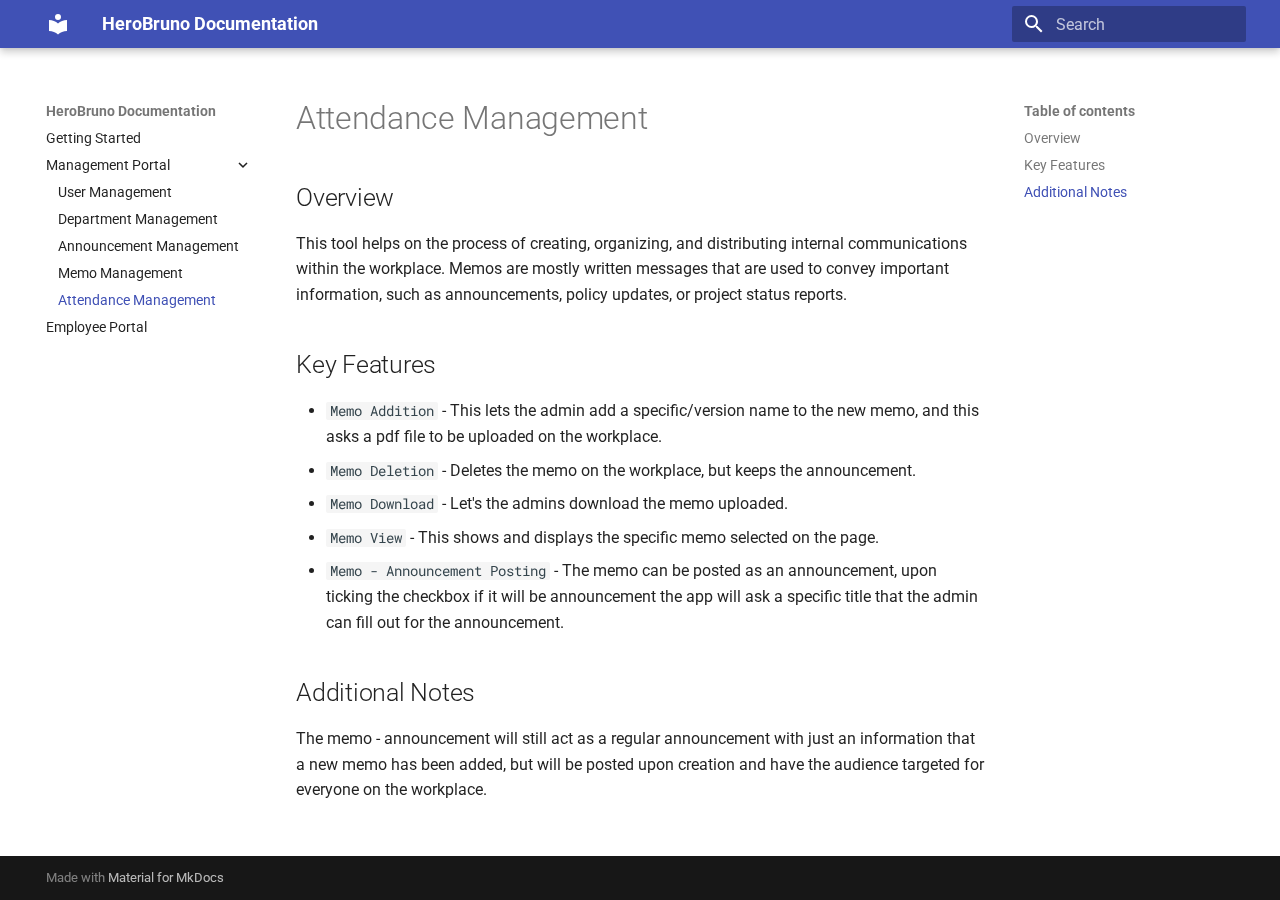
<file: admin_portal/attendance-management/index.html>
<!doctype html>
<html lang="en" class="no-js">
  <head>
    
      <meta charset="utf-8">
      <meta name="viewport" content="width=device-width,initial-scale=1">
      
      
      
      
        <link rel="prev" href="../memo-management/">
      
      
        <link rel="next" href="../../employee/">
      
      <link rel="icon" href="../../assets/images/favicon.png">
      <meta name="generator" content="mkdocs-1.4.2, mkdocs-material-9.0.14">
    
    
      
        <title>Attendance Management - HeroBruno Documentation</title>
      
    
    
      <link rel="stylesheet" href="../../assets/stylesheets/main.113286f1.min.css">
      
        
        <link rel="stylesheet" href="../../assets/stylesheets/palette.a0c5b2b5.min.css">
      
      

    
    
    
      
        
        
        <link rel="preconnect" href="https://fonts.gstatic.com" crossorigin>
        <link rel="stylesheet" href="https://fonts.googleapis.com/css?family=Roboto:300,300i,400,400i,700,700i%7CRoboto+Mono:400,400i,700,700i&display=fallback">
        <style>:root{--md-text-font:"Roboto";--md-code-font:"Roboto Mono"}</style>
      
    
    
    <script>__md_scope=new URL("../..",location),__md_hash=e=>[...e].reduce((e,_)=>(e<<5)-e+_.charCodeAt(0),0),__md_get=(e,_=localStorage,t=__md_scope)=>JSON.parse(_.getItem(t.pathname+"."+e)),__md_set=(e,_,t=localStorage,a=__md_scope)=>{try{t.setItem(a.pathname+"."+e,JSON.stringify(_))}catch(e){}}</script>
    
      

    
    
    
  </head>
  
  
    
    
    
    
    
    <body dir="ltr" data-md-color-scheme="default" data-md-color-primary="" data-md-color-accent="">
  
    
    
    <input class="md-toggle" data-md-toggle="drawer" type="checkbox" id="__drawer" autocomplete="off">
    <input class="md-toggle" data-md-toggle="search" type="checkbox" id="__search" autocomplete="off">
    <label class="md-overlay" for="__drawer"></label>
    <div data-md-component="skip">
      
        
        <a href="#attendance-management" class="md-skip">
          Skip to content
        </a>
      
    </div>
    <div data-md-component="announce">
      
    </div>
    
    
      

<header class="md-header" data-md-component="header">
  <nav class="md-header__inner md-grid" aria-label="Header">
    <a href="../.." title="HeroBruno Documentation" class="md-header__button md-logo" aria-label="HeroBruno Documentation" data-md-component="logo">
      
  
  <svg xmlns="http://www.w3.org/2000/svg" viewBox="0 0 24 24"><path d="M12 8a3 3 0 0 0 3-3 3 3 0 0 0-3-3 3 3 0 0 0-3 3 3 3 0 0 0 3 3m0 3.54C9.64 9.35 6.5 8 3 8v11c3.5 0 6.64 1.35 9 3.54 2.36-2.19 5.5-3.54 9-3.54V8c-3.5 0-6.64 1.35-9 3.54Z"/></svg>

    </a>
    <label class="md-header__button md-icon" for="__drawer">
      <svg xmlns="http://www.w3.org/2000/svg" viewBox="0 0 24 24"><path d="M3 6h18v2H3V6m0 5h18v2H3v-2m0 5h18v2H3v-2Z"/></svg>
    </label>
    <div class="md-header__title" data-md-component="header-title">
      <div class="md-header__ellipsis">
        <div class="md-header__topic">
          <span class="md-ellipsis">
            HeroBruno Documentation
          </span>
        </div>
        <div class="md-header__topic" data-md-component="header-topic">
          <span class="md-ellipsis">
            
              Attendance Management
            
          </span>
        </div>
      </div>
    </div>
    
    
    
      <label class="md-header__button md-icon" for="__search">
        <svg xmlns="http://www.w3.org/2000/svg" viewBox="0 0 24 24"><path d="M9.5 3A6.5 6.5 0 0 1 16 9.5c0 1.61-.59 3.09-1.56 4.23l.27.27h.79l5 5-1.5 1.5-5-5v-.79l-.27-.27A6.516 6.516 0 0 1 9.5 16 6.5 6.5 0 0 1 3 9.5 6.5 6.5 0 0 1 9.5 3m0 2C7 5 5 7 5 9.5S7 14 9.5 14 14 12 14 9.5 12 5 9.5 5Z"/></svg>
      </label>
      <div class="md-search" data-md-component="search" role="dialog">
  <label class="md-search__overlay" for="__search"></label>
  <div class="md-search__inner" role="search">
    <form class="md-search__form" name="search">
      <input type="text" class="md-search__input" name="query" aria-label="Search" placeholder="Search" autocapitalize="off" autocorrect="off" autocomplete="off" spellcheck="false" data-md-component="search-query" required>
      <label class="md-search__icon md-icon" for="__search">
        <svg xmlns="http://www.w3.org/2000/svg" viewBox="0 0 24 24"><path d="M9.5 3A6.5 6.5 0 0 1 16 9.5c0 1.61-.59 3.09-1.56 4.23l.27.27h.79l5 5-1.5 1.5-5-5v-.79l-.27-.27A6.516 6.516 0 0 1 9.5 16 6.5 6.5 0 0 1 3 9.5 6.5 6.5 0 0 1 9.5 3m0 2C7 5 5 7 5 9.5S7 14 9.5 14 14 12 14 9.5 12 5 9.5 5Z"/></svg>
        <svg xmlns="http://www.w3.org/2000/svg" viewBox="0 0 24 24"><path d="M20 11v2H8l5.5 5.5-1.42 1.42L4.16 12l7.92-7.92L13.5 5.5 8 11h12Z"/></svg>
      </label>
      <nav class="md-search__options" aria-label="Search">
        
        <button type="reset" class="md-search__icon md-icon" title="Clear" aria-label="Clear" tabindex="-1">
          <svg xmlns="http://www.w3.org/2000/svg" viewBox="0 0 24 24"><path d="M19 6.41 17.59 5 12 10.59 6.41 5 5 6.41 10.59 12 5 17.59 6.41 19 12 13.41 17.59 19 19 17.59 13.41 12 19 6.41Z"/></svg>
        </button>
      </nav>
      
    </form>
    <div class="md-search__output">
      <div class="md-search__scrollwrap" data-md-scrollfix>
        <div class="md-search-result" data-md-component="search-result">
          <div class="md-search-result__meta">
            Initializing search
          </div>
          <ol class="md-search-result__list" role="presentation"></ol>
        </div>
      </div>
    </div>
  </div>
</div>
    
    
  </nav>
  
</header>
    
    <div class="md-container" data-md-component="container">
      
      
        
          
        
      
      <main class="md-main" data-md-component="main">
        <div class="md-main__inner md-grid">
          
            
              
              <div class="md-sidebar md-sidebar--primary" data-md-component="sidebar" data-md-type="navigation" >
                <div class="md-sidebar__scrollwrap">
                  <div class="md-sidebar__inner">
                    


<nav class="md-nav md-nav--primary" aria-label="Navigation" data-md-level="0">
  <label class="md-nav__title" for="__drawer">
    <a href="../.." title="HeroBruno Documentation" class="md-nav__button md-logo" aria-label="HeroBruno Documentation" data-md-component="logo">
      
  
  <svg xmlns="http://www.w3.org/2000/svg" viewBox="0 0 24 24"><path d="M12 8a3 3 0 0 0 3-3 3 3 0 0 0-3-3 3 3 0 0 0-3 3 3 3 0 0 0 3 3m0 3.54C9.64 9.35 6.5 8 3 8v11c3.5 0 6.64 1.35 9 3.54 2.36-2.19 5.5-3.54 9-3.54V8c-3.5 0-6.64 1.35-9 3.54Z"/></svg>

    </a>
    HeroBruno Documentation
  </label>
  
  <ul class="md-nav__list" data-md-scrollfix>
    
      
      
      

  
  
  
    <li class="md-nav__item">
      <a href="../../overview/" class="md-nav__link">
        Getting Started
      </a>
    </li>
  

    
      
      
      

  
  
    
  
  
    
    <li class="md-nav__item md-nav__item--active md-nav__item--nested">
      
      
      
      
      <input class="md-nav__toggle md-toggle " type="checkbox" id="__nav_2" checked>
      
      
      
        <label class="md-nav__link" for="__nav_2" id="__nav_2_label" tabindex="0">
          Management Portal
          <span class="md-nav__icon md-icon"></span>
        </label>
      
      <nav class="md-nav" data-md-level="1" aria-labelledby="__nav_2_label" aria-expanded="true">
        <label class="md-nav__title" for="__nav_2">
          <span class="md-nav__icon md-icon"></span>
          Management Portal
        </label>
        <ul class="md-nav__list" data-md-scrollfix>
          
            
              
  
  
  
    <li class="md-nav__item">
      <a href="../user-management/" class="md-nav__link">
        User Management
      </a>
    </li>
  

            
          
            
              
  
  
  
    <li class="md-nav__item">
      <a href="../department-management/" class="md-nav__link">
        Department Management
      </a>
    </li>
  

            
          
            
              
  
  
  
    <li class="md-nav__item">
      <a href="../announcement-management/" class="md-nav__link">
        Announcement Management
      </a>
    </li>
  

            
          
            
              
  
  
  
    <li class="md-nav__item">
      <a href="../memo-management/" class="md-nav__link">
        Memo Management
      </a>
    </li>
  

            
          
            
              
  
  
    
  
  
    <li class="md-nav__item md-nav__item--active">
      
      <input class="md-nav__toggle md-toggle" type="checkbox" id="__toc">
      
      
        
      
      
        <label class="md-nav__link md-nav__link--active" for="__toc">
          Attendance Management
          <span class="md-nav__icon md-icon"></span>
        </label>
      
      <a href="./" class="md-nav__link md-nav__link--active">
        Attendance Management
      </a>
      
        

<nav class="md-nav md-nav--secondary" aria-label="Table of contents">
  
  
  
    
  
  
    <label class="md-nav__title" for="__toc">
      <span class="md-nav__icon md-icon"></span>
      Table of contents
    </label>
    <ul class="md-nav__list" data-md-component="toc" data-md-scrollfix>
      
        <li class="md-nav__item">
  <a href="#overview" class="md-nav__link">
    Overview
  </a>
  
</li>
      
        <li class="md-nav__item">
  <a href="#key-features" class="md-nav__link">
    Key Features
  </a>
  
</li>
      
        <li class="md-nav__item">
  <a href="#additional-notes" class="md-nav__link">
    Additional Notes
  </a>
  
</li>
      
    </ul>
  
</nav>
      
    </li>
  

            
          
        </ul>
      </nav>
    </li>
  

    
      
      
      

  
  
  
    <li class="md-nav__item">
      <a href="../../employee/" class="md-nav__link">
        Employee Portal
      </a>
    </li>
  

    
  </ul>
</nav>
                  </div>
                </div>
              </div>
            
            
              
              <div class="md-sidebar md-sidebar--secondary" data-md-component="sidebar" data-md-type="toc" >
                <div class="md-sidebar__scrollwrap">
                  <div class="md-sidebar__inner">
                    

<nav class="md-nav md-nav--secondary" aria-label="Table of contents">
  
  
  
    
  
  
    <label class="md-nav__title" for="__toc">
      <span class="md-nav__icon md-icon"></span>
      Table of contents
    </label>
    <ul class="md-nav__list" data-md-component="toc" data-md-scrollfix>
      
        <li class="md-nav__item">
  <a href="#overview" class="md-nav__link">
    Overview
  </a>
  
</li>
      
        <li class="md-nav__item">
  <a href="#key-features" class="md-nav__link">
    Key Features
  </a>
  
</li>
      
        <li class="md-nav__item">
  <a href="#additional-notes" class="md-nav__link">
    Additional Notes
  </a>
  
</li>
      
    </ul>
  
</nav>
                  </div>
                </div>
              </div>
            
          
          
            <div class="md-content" data-md-component="content">
              <article class="md-content__inner md-typeset">
                
                  


<h1 id="attendance-management">Attendance Management</h1>
<h2 id="overview">Overview</h2>
<p>This tool helps on the process of creating, organizing, and distributing internal communications within the workplace. Memos are mostly written messages that are used to convey important information, such as announcements, policy updates, or project status reports. </p>
<h2 id="key-features">Key Features</h2>
<ul>
<li><code>Memo Addition</code> - This lets the admin add a specific/version name to the new memo, and this asks a pdf file to be uploaded on the workplace.</li>
<li><code>Memo Deletion</code> - Deletes the memo on the workplace, but keeps the announcement.</li>
<li><code>Memo Download</code> - Let's the admins download the memo uploaded.</li>
<li><code>Memo View</code> - This shows and displays the specific memo selected on the page.</li>
<li><code>Memo - Announcement Posting</code> - The memo can be posted as an announcement, upon ticking the checkbox if it will be announcement the app will ask a specific title that the admin can fill out for the announcement. </li>
</ul>
<h2 id="additional-notes">Additional Notes</h2>
<p>The memo - announcement will still act as a regular announcement with just an information that a new memo has been added, but will be posted upon creation and have the audience targeted for everyone on the workplace.  </p>





                
              </article>
            </div>
          
          
        </div>
        
      </main>
      
        <footer class="md-footer">
  
  <div class="md-footer-meta md-typeset">
    <div class="md-footer-meta__inner md-grid">
      <div class="md-copyright">
  
  
    Made with
    <a href="https://squidfunk.github.io/mkdocs-material/" target="_blank" rel="noopener">
      Material for MkDocs
    </a>
  
</div>
      
    </div>
  </div>
</footer>
      
    </div>
    <div class="md-dialog" data-md-component="dialog">
      <div class="md-dialog__inner md-typeset"></div>
    </div>
    
    <script id="__config" type="application/json">{"base": "../..", "features": [], "search": "../../assets/javascripts/workers/search.208ed371.min.js", "translations": {"clipboard.copied": "Copied to clipboard", "clipboard.copy": "Copy to clipboard", "search.result.more.one": "1 more on this page", "search.result.more.other": "# more on this page", "search.result.none": "No matching documents", "search.result.one": "1 matching document", "search.result.other": "# matching documents", "search.result.placeholder": "Type to start searching", "search.result.term.missing": "Missing", "select.version": "Select version"}}</script>
    
    
      <script src="../../assets/javascripts/bundle.2a6f1dda.min.js"></script>
      
    
  </body>
</html>
</file>
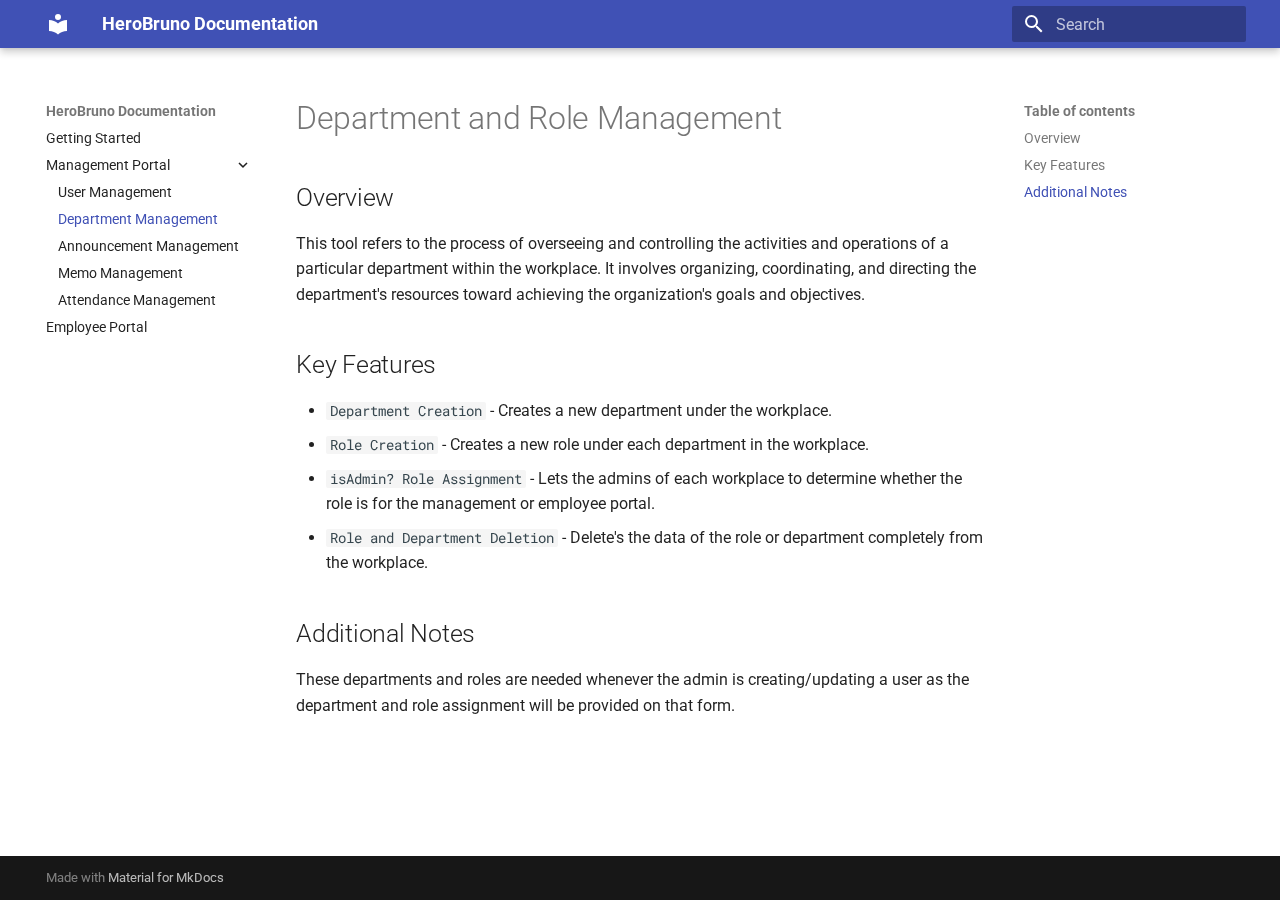
<file: admin_portal/department-management/index.html>
<!doctype html>
<html lang="en" class="no-js">
  <head>
    
      <meta charset="utf-8">
      <meta name="viewport" content="width=device-width,initial-scale=1">
      
      
      
      
        <link rel="prev" href="../user-management/">
      
      
        <link rel="next" href="../announcement-management/">
      
      <link rel="icon" href="../../assets/images/favicon.png">
      <meta name="generator" content="mkdocs-1.4.2, mkdocs-material-9.0.14">
    
    
      
        <title>Department Management - HeroBruno Documentation</title>
      
    
    
      <link rel="stylesheet" href="../../assets/stylesheets/main.113286f1.min.css">
      
        
        <link rel="stylesheet" href="../../assets/stylesheets/palette.a0c5b2b5.min.css">
      
      

    
    
    
      
        
        
        <link rel="preconnect" href="https://fonts.gstatic.com" crossorigin>
        <link rel="stylesheet" href="https://fonts.googleapis.com/css?family=Roboto:300,300i,400,400i,700,700i%7CRoboto+Mono:400,400i,700,700i&display=fallback">
        <style>:root{--md-text-font:"Roboto";--md-code-font:"Roboto Mono"}</style>
      
    
    
    <script>__md_scope=new URL("../..",location),__md_hash=e=>[...e].reduce((e,_)=>(e<<5)-e+_.charCodeAt(0),0),__md_get=(e,_=localStorage,t=__md_scope)=>JSON.parse(_.getItem(t.pathname+"."+e)),__md_set=(e,_,t=localStorage,a=__md_scope)=>{try{t.setItem(a.pathname+"."+e,JSON.stringify(_))}catch(e){}}</script>
    
      

    
    
    
  </head>
  
  
    
    
    
    
    
    <body dir="ltr" data-md-color-scheme="default" data-md-color-primary="" data-md-color-accent="">
  
    
    
    <input class="md-toggle" data-md-toggle="drawer" type="checkbox" id="__drawer" autocomplete="off">
    <input class="md-toggle" data-md-toggle="search" type="checkbox" id="__search" autocomplete="off">
    <label class="md-overlay" for="__drawer"></label>
    <div data-md-component="skip">
      
        
        <a href="#department-and-role-management" class="md-skip">
          Skip to content
        </a>
      
    </div>
    <div data-md-component="announce">
      
    </div>
    
    
      

<header class="md-header" data-md-component="header">
  <nav class="md-header__inner md-grid" aria-label="Header">
    <a href="../.." title="HeroBruno Documentation" class="md-header__button md-logo" aria-label="HeroBruno Documentation" data-md-component="logo">
      
  
  <svg xmlns="http://www.w3.org/2000/svg" viewBox="0 0 24 24"><path d="M12 8a3 3 0 0 0 3-3 3 3 0 0 0-3-3 3 3 0 0 0-3 3 3 3 0 0 0 3 3m0 3.54C9.64 9.35 6.5 8 3 8v11c3.5 0 6.64 1.35 9 3.54 2.36-2.19 5.5-3.54 9-3.54V8c-3.5 0-6.64 1.35-9 3.54Z"/></svg>

    </a>
    <label class="md-header__button md-icon" for="__drawer">
      <svg xmlns="http://www.w3.org/2000/svg" viewBox="0 0 24 24"><path d="M3 6h18v2H3V6m0 5h18v2H3v-2m0 5h18v2H3v-2Z"/></svg>
    </label>
    <div class="md-header__title" data-md-component="header-title">
      <div class="md-header__ellipsis">
        <div class="md-header__topic">
          <span class="md-ellipsis">
            HeroBruno Documentation
          </span>
        </div>
        <div class="md-header__topic" data-md-component="header-topic">
          <span class="md-ellipsis">
            
              Department Management
            
          </span>
        </div>
      </div>
    </div>
    
    
    
      <label class="md-header__button md-icon" for="__search">
        <svg xmlns="http://www.w3.org/2000/svg" viewBox="0 0 24 24"><path d="M9.5 3A6.5 6.5 0 0 1 16 9.5c0 1.61-.59 3.09-1.56 4.23l.27.27h.79l5 5-1.5 1.5-5-5v-.79l-.27-.27A6.516 6.516 0 0 1 9.5 16 6.5 6.5 0 0 1 3 9.5 6.5 6.5 0 0 1 9.5 3m0 2C7 5 5 7 5 9.5S7 14 9.5 14 14 12 14 9.5 12 5 9.5 5Z"/></svg>
      </label>
      <div class="md-search" data-md-component="search" role="dialog">
  <label class="md-search__overlay" for="__search"></label>
  <div class="md-search__inner" role="search">
    <form class="md-search__form" name="search">
      <input type="text" class="md-search__input" name="query" aria-label="Search" placeholder="Search" autocapitalize="off" autocorrect="off" autocomplete="off" spellcheck="false" data-md-component="search-query" required>
      <label class="md-search__icon md-icon" for="__search">
        <svg xmlns="http://www.w3.org/2000/svg" viewBox="0 0 24 24"><path d="M9.5 3A6.5 6.5 0 0 1 16 9.5c0 1.61-.59 3.09-1.56 4.23l.27.27h.79l5 5-1.5 1.5-5-5v-.79l-.27-.27A6.516 6.516 0 0 1 9.5 16 6.5 6.5 0 0 1 3 9.5 6.5 6.5 0 0 1 9.5 3m0 2C7 5 5 7 5 9.5S7 14 9.5 14 14 12 14 9.5 12 5 9.5 5Z"/></svg>
        <svg xmlns="http://www.w3.org/2000/svg" viewBox="0 0 24 24"><path d="M20 11v2H8l5.5 5.5-1.42 1.42L4.16 12l7.92-7.92L13.5 5.5 8 11h12Z"/></svg>
      </label>
      <nav class="md-search__options" aria-label="Search">
        
        <button type="reset" class="md-search__icon md-icon" title="Clear" aria-label="Clear" tabindex="-1">
          <svg xmlns="http://www.w3.org/2000/svg" viewBox="0 0 24 24"><path d="M19 6.41 17.59 5 12 10.59 6.41 5 5 6.41 10.59 12 5 17.59 6.41 19 12 13.41 17.59 19 19 17.59 13.41 12 19 6.41Z"/></svg>
        </button>
      </nav>
      
    </form>
    <div class="md-search__output">
      <div class="md-search__scrollwrap" data-md-scrollfix>
        <div class="md-search-result" data-md-component="search-result">
          <div class="md-search-result__meta">
            Initializing search
          </div>
          <ol class="md-search-result__list" role="presentation"></ol>
        </div>
      </div>
    </div>
  </div>
</div>
    
    
  </nav>
  
</header>
    
    <div class="md-container" data-md-component="container">
      
      
        
          
        
      
      <main class="md-main" data-md-component="main">
        <div class="md-main__inner md-grid">
          
            
              
              <div class="md-sidebar md-sidebar--primary" data-md-component="sidebar" data-md-type="navigation" >
                <div class="md-sidebar__scrollwrap">
                  <div class="md-sidebar__inner">
                    


<nav class="md-nav md-nav--primary" aria-label="Navigation" data-md-level="0">
  <label class="md-nav__title" for="__drawer">
    <a href="../.." title="HeroBruno Documentation" class="md-nav__button md-logo" aria-label="HeroBruno Documentation" data-md-component="logo">
      
  
  <svg xmlns="http://www.w3.org/2000/svg" viewBox="0 0 24 24"><path d="M12 8a3 3 0 0 0 3-3 3 3 0 0 0-3-3 3 3 0 0 0-3 3 3 3 0 0 0 3 3m0 3.54C9.64 9.35 6.5 8 3 8v11c3.5 0 6.64 1.35 9 3.54 2.36-2.19 5.5-3.54 9-3.54V8c-3.5 0-6.64 1.35-9 3.54Z"/></svg>

    </a>
    HeroBruno Documentation
  </label>
  
  <ul class="md-nav__list" data-md-scrollfix>
    
      
      
      

  
  
  
    <li class="md-nav__item">
      <a href="../../overview/" class="md-nav__link">
        Getting Started
      </a>
    </li>
  

    
      
      
      

  
  
    
  
  
    
    <li class="md-nav__item md-nav__item--active md-nav__item--nested">
      
      
      
      
      <input class="md-nav__toggle md-toggle " type="checkbox" id="__nav_2" checked>
      
      
      
        <label class="md-nav__link" for="__nav_2" id="__nav_2_label" tabindex="0">
          Management Portal
          <span class="md-nav__icon md-icon"></span>
        </label>
      
      <nav class="md-nav" data-md-level="1" aria-labelledby="__nav_2_label" aria-expanded="true">
        <label class="md-nav__title" for="__nav_2">
          <span class="md-nav__icon md-icon"></span>
          Management Portal
        </label>
        <ul class="md-nav__list" data-md-scrollfix>
          
            
              
  
  
  
    <li class="md-nav__item">
      <a href="../user-management/" class="md-nav__link">
        User Management
      </a>
    </li>
  

            
          
            
              
  
  
    
  
  
    <li class="md-nav__item md-nav__item--active">
      
      <input class="md-nav__toggle md-toggle" type="checkbox" id="__toc">
      
      
        
      
      
        <label class="md-nav__link md-nav__link--active" for="__toc">
          Department Management
          <span class="md-nav__icon md-icon"></span>
        </label>
      
      <a href="./" class="md-nav__link md-nav__link--active">
        Department Management
      </a>
      
        

<nav class="md-nav md-nav--secondary" aria-label="Table of contents">
  
  
  
    
  
  
    <label class="md-nav__title" for="__toc">
      <span class="md-nav__icon md-icon"></span>
      Table of contents
    </label>
    <ul class="md-nav__list" data-md-component="toc" data-md-scrollfix>
      
        <li class="md-nav__item">
  <a href="#overview" class="md-nav__link">
    Overview
  </a>
  
</li>
      
        <li class="md-nav__item">
  <a href="#key-features" class="md-nav__link">
    Key Features
  </a>
  
</li>
      
        <li class="md-nav__item">
  <a href="#additional-notes" class="md-nav__link">
    Additional Notes
  </a>
  
</li>
      
    </ul>
  
</nav>
      
    </li>
  

            
          
            
              
  
  
  
    <li class="md-nav__item">
      <a href="../announcement-management/" class="md-nav__link">
        Announcement Management
      </a>
    </li>
  

            
          
            
              
  
  
  
    <li class="md-nav__item">
      <a href="../memo-management/" class="md-nav__link">
        Memo Management
      </a>
    </li>
  

            
          
            
              
  
  
  
    <li class="md-nav__item">
      <a href="../attendance-management/" class="md-nav__link">
        Attendance Management
      </a>
    </li>
  

            
          
        </ul>
      </nav>
    </li>
  

    
      
      
      

  
  
  
    <li class="md-nav__item">
      <a href="../../employee/" class="md-nav__link">
        Employee Portal
      </a>
    </li>
  

    
  </ul>
</nav>
                  </div>
                </div>
              </div>
            
            
              
              <div class="md-sidebar md-sidebar--secondary" data-md-component="sidebar" data-md-type="toc" >
                <div class="md-sidebar__scrollwrap">
                  <div class="md-sidebar__inner">
                    

<nav class="md-nav md-nav--secondary" aria-label="Table of contents">
  
  
  
    
  
  
    <label class="md-nav__title" for="__toc">
      <span class="md-nav__icon md-icon"></span>
      Table of contents
    </label>
    <ul class="md-nav__list" data-md-component="toc" data-md-scrollfix>
      
        <li class="md-nav__item">
  <a href="#overview" class="md-nav__link">
    Overview
  </a>
  
</li>
      
        <li class="md-nav__item">
  <a href="#key-features" class="md-nav__link">
    Key Features
  </a>
  
</li>
      
        <li class="md-nav__item">
  <a href="#additional-notes" class="md-nav__link">
    Additional Notes
  </a>
  
</li>
      
    </ul>
  
</nav>
                  </div>
                </div>
              </div>
            
          
          
            <div class="md-content" data-md-component="content">
              <article class="md-content__inner md-typeset">
                
                  


<h1 id="department-and-role-management">Department and Role Management</h1>
<h2 id="overview">Overview</h2>
<p>This tool refers to the process of overseeing and controlling the activities and operations of a particular department within the workplace. It involves organizing, coordinating, and directing the department's resources toward achieving the organization's goals and objectives.</p>
<h2 id="key-features">Key Features</h2>
<ul>
<li><code>Department Creation</code> - Creates a new department under the workplace.</li>
<li><code>Role Creation</code> - Creates a new role under each department in the workplace.</li>
<li><code>isAdmin? Role Assignment</code> - Lets the admins of each workplace to determine whether the role is for the management or employee portal.</li>
<li><code>Role and Department Deletion</code> - Delete's the data of the role or department completely from the workplace.</li>
</ul>
<h2 id="additional-notes">Additional Notes</h2>
<p>These departments and roles are needed whenever the admin is creating/updating a user as the department and role assignment will be provided on that form. </p>





                
              </article>
            </div>
          
          
        </div>
        
      </main>
      
        <footer class="md-footer">
  
  <div class="md-footer-meta md-typeset">
    <div class="md-footer-meta__inner md-grid">
      <div class="md-copyright">
  
  
    Made with
    <a href="https://squidfunk.github.io/mkdocs-material/" target="_blank" rel="noopener">
      Material for MkDocs
    </a>
  
</div>
      
    </div>
  </div>
</footer>
      
    </div>
    <div class="md-dialog" data-md-component="dialog">
      <div class="md-dialog__inner md-typeset"></div>
    </div>
    
    <script id="__config" type="application/json">{"base": "../..", "features": [], "search": "../../assets/javascripts/workers/search.208ed371.min.js", "translations": {"clipboard.copied": "Copied to clipboard", "clipboard.copy": "Copy to clipboard", "search.result.more.one": "1 more on this page", "search.result.more.other": "# more on this page", "search.result.none": "No matching documents", "search.result.one": "1 matching document", "search.result.other": "# matching documents", "search.result.placeholder": "Type to start searching", "search.result.term.missing": "Missing", "select.version": "Select version"}}</script>
    
    
      <script src="../../assets/javascripts/bundle.2a6f1dda.min.js"></script>
      
    
  </body>
</html>
</file>
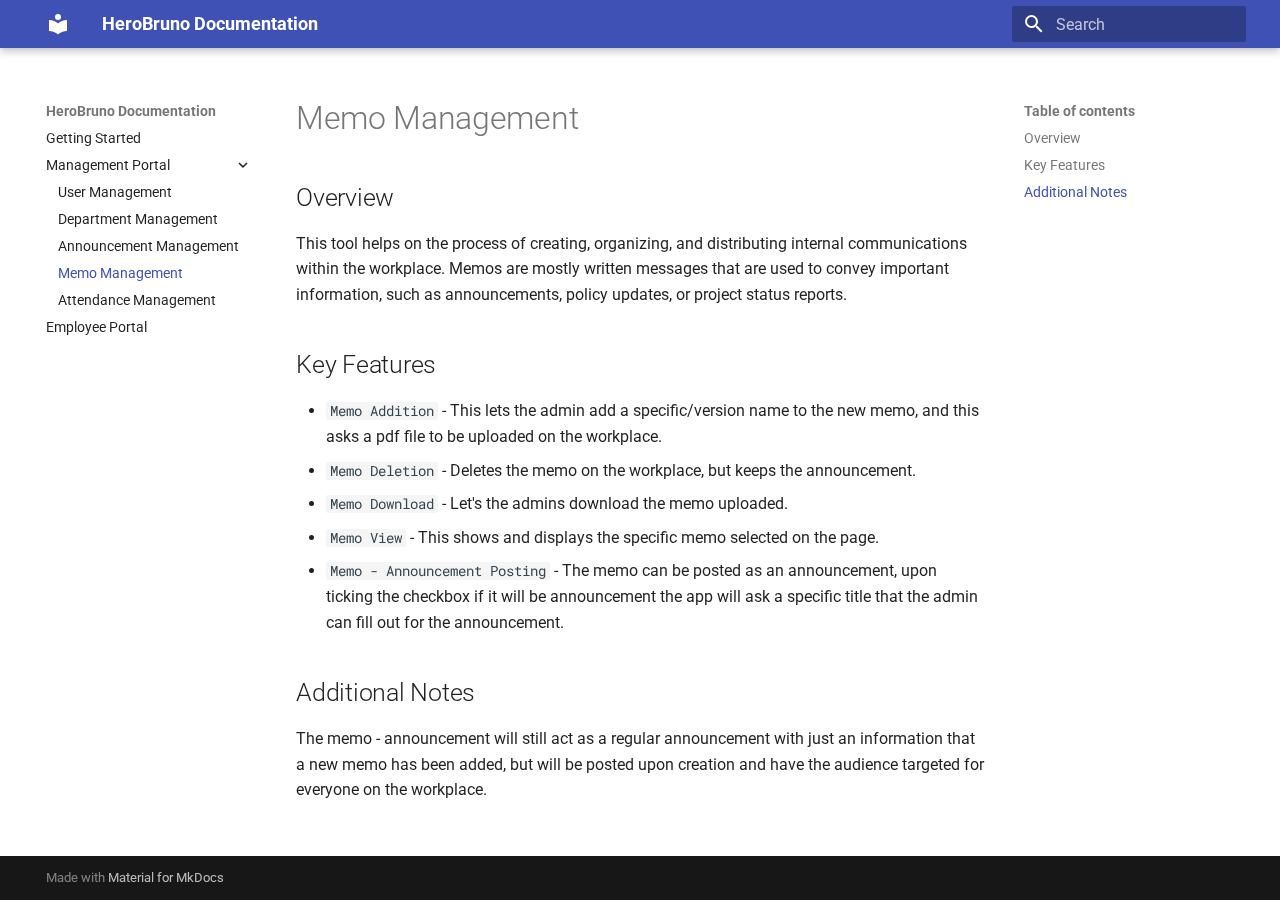
<file: admin_portal/memo-management/index.html>
<!doctype html>
<html lang="en" class="no-js">
  <head>
    
      <meta charset="utf-8">
      <meta name="viewport" content="width=device-width,initial-scale=1">
      
      
      
      
        <link rel="prev" href="../announcement-management/">
      
      
        <link rel="next" href="../attendance-management/">
      
      <link rel="icon" href="../../assets/images/favicon.png">
      <meta name="generator" content="mkdocs-1.4.2, mkdocs-material-9.0.14">
    
    
      
        <title>Memo Management - HeroBruno Documentation</title>
      
    
    
      <link rel="stylesheet" href="../../assets/stylesheets/main.113286f1.min.css">
      
        
        <link rel="stylesheet" href="../../assets/stylesheets/palette.a0c5b2b5.min.css">
      
      

    
    
    
      
        
        
        <link rel="preconnect" href="https://fonts.gstatic.com" crossorigin>
        <link rel="stylesheet" href="https://fonts.googleapis.com/css?family=Roboto:300,300i,400,400i,700,700i%7CRoboto+Mono:400,400i,700,700i&display=fallback">
        <style>:root{--md-text-font:"Roboto";--md-code-font:"Roboto Mono"}</style>
      
    
    
    <script>__md_scope=new URL("../..",location),__md_hash=e=>[...e].reduce((e,_)=>(e<<5)-e+_.charCodeAt(0),0),__md_get=(e,_=localStorage,t=__md_scope)=>JSON.parse(_.getItem(t.pathname+"."+e)),__md_set=(e,_,t=localStorage,a=__md_scope)=>{try{t.setItem(a.pathname+"."+e,JSON.stringify(_))}catch(e){}}</script>
    
      

    
    
    
  </head>
  
  
    
    
    
    
    
    <body dir="ltr" data-md-color-scheme="default" data-md-color-primary="" data-md-color-accent="">
  
    
    
    <input class="md-toggle" data-md-toggle="drawer" type="checkbox" id="__drawer" autocomplete="off">
    <input class="md-toggle" data-md-toggle="search" type="checkbox" id="__search" autocomplete="off">
    <label class="md-overlay" for="__drawer"></label>
    <div data-md-component="skip">
      
        
        <a href="#memo-management" class="md-skip">
          Skip to content
        </a>
      
    </div>
    <div data-md-component="announce">
      
    </div>
    
    
      

<header class="md-header" data-md-component="header">
  <nav class="md-header__inner md-grid" aria-label="Header">
    <a href="../.." title="HeroBruno Documentation" class="md-header__button md-logo" aria-label="HeroBruno Documentation" data-md-component="logo">
      
  
  <svg xmlns="http://www.w3.org/2000/svg" viewBox="0 0 24 24"><path d="M12 8a3 3 0 0 0 3-3 3 3 0 0 0-3-3 3 3 0 0 0-3 3 3 3 0 0 0 3 3m0 3.54C9.64 9.35 6.5 8 3 8v11c3.5 0 6.64 1.35 9 3.54 2.36-2.19 5.5-3.54 9-3.54V8c-3.5 0-6.64 1.35-9 3.54Z"/></svg>

    </a>
    <label class="md-header__button md-icon" for="__drawer">
      <svg xmlns="http://www.w3.org/2000/svg" viewBox="0 0 24 24"><path d="M3 6h18v2H3V6m0 5h18v2H3v-2m0 5h18v2H3v-2Z"/></svg>
    </label>
    <div class="md-header__title" data-md-component="header-title">
      <div class="md-header__ellipsis">
        <div class="md-header__topic">
          <span class="md-ellipsis">
            HeroBruno Documentation
          </span>
        </div>
        <div class="md-header__topic" data-md-component="header-topic">
          <span class="md-ellipsis">
            
              Memo Management
            
          </span>
        </div>
      </div>
    </div>
    
    
    
      <label class="md-header__button md-icon" for="__search">
        <svg xmlns="http://www.w3.org/2000/svg" viewBox="0 0 24 24"><path d="M9.5 3A6.5 6.5 0 0 1 16 9.5c0 1.61-.59 3.09-1.56 4.23l.27.27h.79l5 5-1.5 1.5-5-5v-.79l-.27-.27A6.516 6.516 0 0 1 9.5 16 6.5 6.5 0 0 1 3 9.5 6.5 6.5 0 0 1 9.5 3m0 2C7 5 5 7 5 9.5S7 14 9.5 14 14 12 14 9.5 12 5 9.5 5Z"/></svg>
      </label>
      <div class="md-search" data-md-component="search" role="dialog">
  <label class="md-search__overlay" for="__search"></label>
  <div class="md-search__inner" role="search">
    <form class="md-search__form" name="search">
      <input type="text" class="md-search__input" name="query" aria-label="Search" placeholder="Search" autocapitalize="off" autocorrect="off" autocomplete="off" spellcheck="false" data-md-component="search-query" required>
      <label class="md-search__icon md-icon" for="__search">
        <svg xmlns="http://www.w3.org/2000/svg" viewBox="0 0 24 24"><path d="M9.5 3A6.5 6.5 0 0 1 16 9.5c0 1.61-.59 3.09-1.56 4.23l.27.27h.79l5 5-1.5 1.5-5-5v-.79l-.27-.27A6.516 6.516 0 0 1 9.5 16 6.5 6.5 0 0 1 3 9.5 6.5 6.5 0 0 1 9.5 3m0 2C7 5 5 7 5 9.5S7 14 9.5 14 14 12 14 9.5 12 5 9.5 5Z"/></svg>
        <svg xmlns="http://www.w3.org/2000/svg" viewBox="0 0 24 24"><path d="M20 11v2H8l5.5 5.5-1.42 1.42L4.16 12l7.92-7.92L13.5 5.5 8 11h12Z"/></svg>
      </label>
      <nav class="md-search__options" aria-label="Search">
        
        <button type="reset" class="md-search__icon md-icon" title="Clear" aria-label="Clear" tabindex="-1">
          <svg xmlns="http://www.w3.org/2000/svg" viewBox="0 0 24 24"><path d="M19 6.41 17.59 5 12 10.59 6.41 5 5 6.41 10.59 12 5 17.59 6.41 19 12 13.41 17.59 19 19 17.59 13.41 12 19 6.41Z"/></svg>
        </button>
      </nav>
      
    </form>
    <div class="md-search__output">
      <div class="md-search__scrollwrap" data-md-scrollfix>
        <div class="md-search-result" data-md-component="search-result">
          <div class="md-search-result__meta">
            Initializing search
          </div>
          <ol class="md-search-result__list" role="presentation"></ol>
        </div>
      </div>
    </div>
  </div>
</div>
    
    
  </nav>
  
</header>
    
    <div class="md-container" data-md-component="container">
      
      
        
          
        
      
      <main class="md-main" data-md-component="main">
        <div class="md-main__inner md-grid">
          
            
              
              <div class="md-sidebar md-sidebar--primary" data-md-component="sidebar" data-md-type="navigation" >
                <div class="md-sidebar__scrollwrap">
                  <div class="md-sidebar__inner">
                    


<nav class="md-nav md-nav--primary" aria-label="Navigation" data-md-level="0">
  <label class="md-nav__title" for="__drawer">
    <a href="../.." title="HeroBruno Documentation" class="md-nav__button md-logo" aria-label="HeroBruno Documentation" data-md-component="logo">
      
  
  <svg xmlns="http://www.w3.org/2000/svg" viewBox="0 0 24 24"><path d="M12 8a3 3 0 0 0 3-3 3 3 0 0 0-3-3 3 3 0 0 0-3 3 3 3 0 0 0 3 3m0 3.54C9.64 9.35 6.5 8 3 8v11c3.5 0 6.64 1.35 9 3.54 2.36-2.19 5.5-3.54 9-3.54V8c-3.5 0-6.64 1.35-9 3.54Z"/></svg>

    </a>
    HeroBruno Documentation
  </label>
  
  <ul class="md-nav__list" data-md-scrollfix>
    
      
      
      

  
  
  
    <li class="md-nav__item">
      <a href="../../overview/" class="md-nav__link">
        Getting Started
      </a>
    </li>
  

    
      
      
      

  
  
    
  
  
    
    <li class="md-nav__item md-nav__item--active md-nav__item--nested">
      
      
      
      
      <input class="md-nav__toggle md-toggle " type="checkbox" id="__nav_2" checked>
      
      
      
        <label class="md-nav__link" for="__nav_2" id="__nav_2_label" tabindex="0">
          Management Portal
          <span class="md-nav__icon md-icon"></span>
        </label>
      
      <nav class="md-nav" data-md-level="1" aria-labelledby="__nav_2_label" aria-expanded="true">
        <label class="md-nav__title" for="__nav_2">
          <span class="md-nav__icon md-icon"></span>
          Management Portal
        </label>
        <ul class="md-nav__list" data-md-scrollfix>
          
            
              
  
  
  
    <li class="md-nav__item">
      <a href="../user-management/" class="md-nav__link">
        User Management
      </a>
    </li>
  

            
          
            
              
  
  
  
    <li class="md-nav__item">
      <a href="../department-management/" class="md-nav__link">
        Department Management
      </a>
    </li>
  

            
          
            
              
  
  
  
    <li class="md-nav__item">
      <a href="../announcement-management/" class="md-nav__link">
        Announcement Management
      </a>
    </li>
  

            
          
            
              
  
  
    
  
  
    <li class="md-nav__item md-nav__item--active">
      
      <input class="md-nav__toggle md-toggle" type="checkbox" id="__toc">
      
      
        
      
      
        <label class="md-nav__link md-nav__link--active" for="__toc">
          Memo Management
          <span class="md-nav__icon md-icon"></span>
        </label>
      
      <a href="./" class="md-nav__link md-nav__link--active">
        Memo Management
      </a>
      
        

<nav class="md-nav md-nav--secondary" aria-label="Table of contents">
  
  
  
    
  
  
    <label class="md-nav__title" for="__toc">
      <span class="md-nav__icon md-icon"></span>
      Table of contents
    </label>
    <ul class="md-nav__list" data-md-component="toc" data-md-scrollfix>
      
        <li class="md-nav__item">
  <a href="#overview" class="md-nav__link">
    Overview
  </a>
  
</li>
      
        <li class="md-nav__item">
  <a href="#key-features" class="md-nav__link">
    Key Features
  </a>
  
</li>
      
        <li class="md-nav__item">
  <a href="#additional-notes" class="md-nav__link">
    Additional Notes
  </a>
  
</li>
      
    </ul>
  
</nav>
      
    </li>
  

            
          
            
              
  
  
  
    <li class="md-nav__item">
      <a href="../attendance-management/" class="md-nav__link">
        Attendance Management
      </a>
    </li>
  

            
          
        </ul>
      </nav>
    </li>
  

    
      
      
      

  
  
  
    <li class="md-nav__item">
      <a href="../../employee/" class="md-nav__link">
        Employee Portal
      </a>
    </li>
  

    
  </ul>
</nav>
                  </div>
                </div>
              </div>
            
            
              
              <div class="md-sidebar md-sidebar--secondary" data-md-component="sidebar" data-md-type="toc" >
                <div class="md-sidebar__scrollwrap">
                  <div class="md-sidebar__inner">
                    

<nav class="md-nav md-nav--secondary" aria-label="Table of contents">
  
  
  
    
  
  
    <label class="md-nav__title" for="__toc">
      <span class="md-nav__icon md-icon"></span>
      Table of contents
    </label>
    <ul class="md-nav__list" data-md-component="toc" data-md-scrollfix>
      
        <li class="md-nav__item">
  <a href="#overview" class="md-nav__link">
    Overview
  </a>
  
</li>
      
        <li class="md-nav__item">
  <a href="#key-features" class="md-nav__link">
    Key Features
  </a>
  
</li>
      
        <li class="md-nav__item">
  <a href="#additional-notes" class="md-nav__link">
    Additional Notes
  </a>
  
</li>
      
    </ul>
  
</nav>
                  </div>
                </div>
              </div>
            
          
          
            <div class="md-content" data-md-component="content">
              <article class="md-content__inner md-typeset">
                
                  


<h1 id="memo-management">Memo Management</h1>
<h2 id="overview">Overview</h2>
<p>This tool helps on the process of creating, organizing, and distributing internal communications within the workplace. Memos are mostly written messages that are used to convey important information, such as announcements, policy updates, or project status reports. </p>
<h2 id="key-features">Key Features</h2>
<ul>
<li><code>Memo Addition</code> - This lets the admin add a specific/version name to the new memo, and this asks a pdf file to be uploaded on the workplace.</li>
<li><code>Memo Deletion</code> - Deletes the memo on the workplace, but keeps the announcement.</li>
<li><code>Memo Download</code> - Let's the admins download the memo uploaded.</li>
<li><code>Memo View</code> - This shows and displays the specific memo selected on the page.</li>
<li><code>Memo - Announcement Posting</code> - The memo can be posted as an announcement, upon ticking the checkbox if it will be announcement the app will ask a specific title that the admin can fill out for the announcement. </li>
</ul>
<h2 id="additional-notes">Additional Notes</h2>
<p>The memo - announcement will still act as a regular announcement with just an information that a new memo has been added, but will be posted upon creation and have the audience targeted for everyone on the workplace.  </p>





                
              </article>
            </div>
          
          
        </div>
        
      </main>
      
        <footer class="md-footer">
  
  <div class="md-footer-meta md-typeset">
    <div class="md-footer-meta__inner md-grid">
      <div class="md-copyright">
  
  
    Made with
    <a href="https://squidfunk.github.io/mkdocs-material/" target="_blank" rel="noopener">
      Material for MkDocs
    </a>
  
</div>
      
    </div>
  </div>
</footer>
      
    </div>
    <div class="md-dialog" data-md-component="dialog">
      <div class="md-dialog__inner md-typeset"></div>
    </div>
    
    <script id="__config" type="application/json">{"base": "../..", "features": [], "search": "../../assets/javascripts/workers/search.208ed371.min.js", "translations": {"clipboard.copied": "Copied to clipboard", "clipboard.copy": "Copy to clipboard", "search.result.more.one": "1 more on this page", "search.result.more.other": "# more on this page", "search.result.none": "No matching documents", "search.result.one": "1 matching document", "search.result.other": "# matching documents", "search.result.placeholder": "Type to start searching", "search.result.term.missing": "Missing", "select.version": "Select version"}}</script>
    
    
      <script src="../../assets/javascripts/bundle.2a6f1dda.min.js"></script>
      
    
  </body>
</html>
</file>
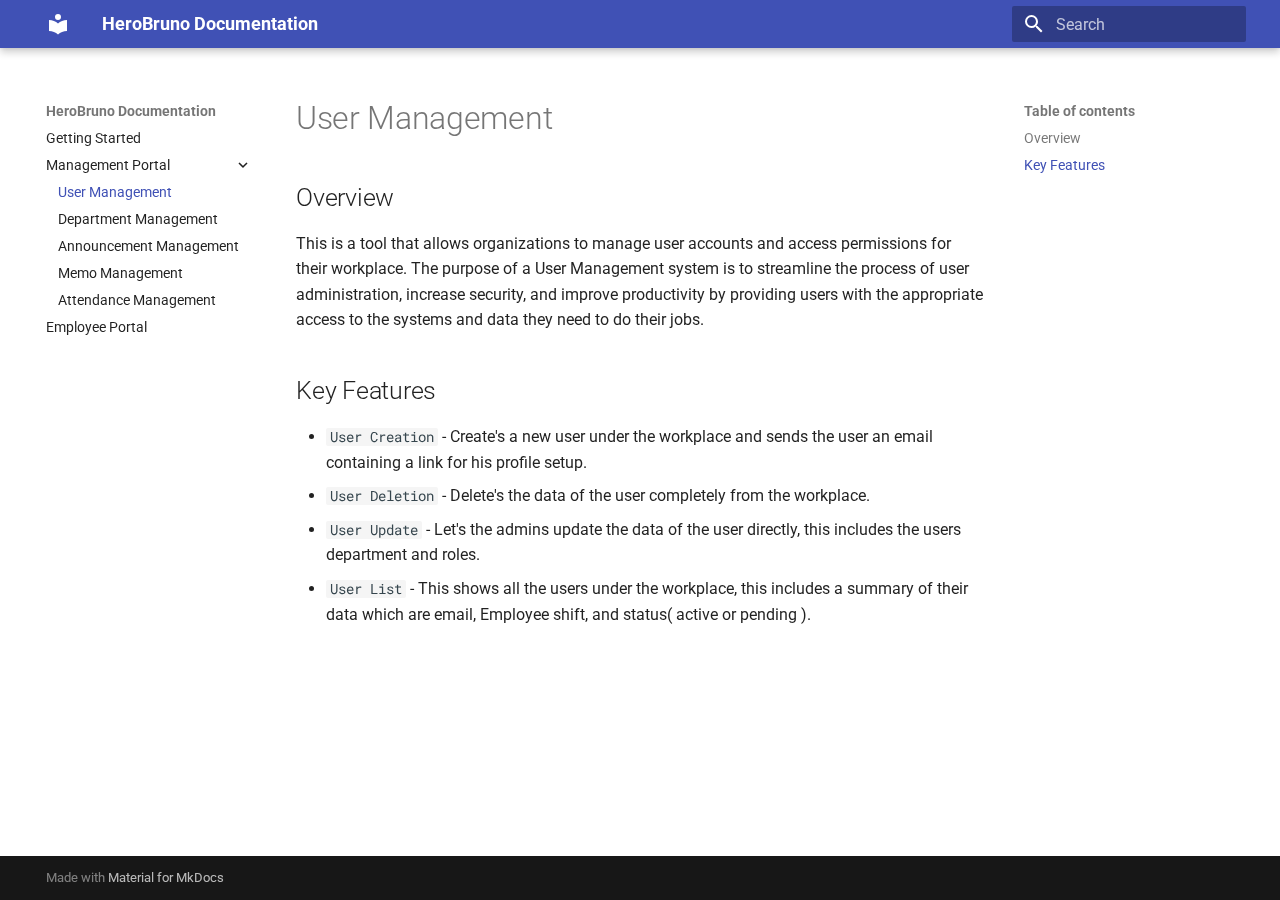
<file: admin_portal/user-management/index.html>
<!doctype html>
<html lang="en" class="no-js">
  <head>
    
      <meta charset="utf-8">
      <meta name="viewport" content="width=device-width,initial-scale=1">
      
      
      
      
        <link rel="prev" href="../../overview/">
      
      
        <link rel="next" href="../department-management/">
      
      <link rel="icon" href="../../assets/images/favicon.png">
      <meta name="generator" content="mkdocs-1.4.2, mkdocs-material-9.0.14">
    
    
      
        <title>User Management - HeroBruno Documentation</title>
      
    
    
      <link rel="stylesheet" href="../../assets/stylesheets/main.113286f1.min.css">
      
        
        <link rel="stylesheet" href="../../assets/stylesheets/palette.a0c5b2b5.min.css">
      
      

    
    
    
      
        
        
        <link rel="preconnect" href="https://fonts.gstatic.com" crossorigin>
        <link rel="stylesheet" href="https://fonts.googleapis.com/css?family=Roboto:300,300i,400,400i,700,700i%7CRoboto+Mono:400,400i,700,700i&display=fallback">
        <style>:root{--md-text-font:"Roboto";--md-code-font:"Roboto Mono"}</style>
      
    
    
    <script>__md_scope=new URL("../..",location),__md_hash=e=>[...e].reduce((e,_)=>(e<<5)-e+_.charCodeAt(0),0),__md_get=(e,_=localStorage,t=__md_scope)=>JSON.parse(_.getItem(t.pathname+"."+e)),__md_set=(e,_,t=localStorage,a=__md_scope)=>{try{t.setItem(a.pathname+"."+e,JSON.stringify(_))}catch(e){}}</script>
    
      

    
    
    
  </head>
  
  
    
    
    
    
    
    <body dir="ltr" data-md-color-scheme="default" data-md-color-primary="" data-md-color-accent="">
  
    
    
    <input class="md-toggle" data-md-toggle="drawer" type="checkbox" id="__drawer" autocomplete="off">
    <input class="md-toggle" data-md-toggle="search" type="checkbox" id="__search" autocomplete="off">
    <label class="md-overlay" for="__drawer"></label>
    <div data-md-component="skip">
      
        
        <a href="#user-management" class="md-skip">
          Skip to content
        </a>
      
    </div>
    <div data-md-component="announce">
      
    </div>
    
    
      

<header class="md-header" data-md-component="header">
  <nav class="md-header__inner md-grid" aria-label="Header">
    <a href="../.." title="HeroBruno Documentation" class="md-header__button md-logo" aria-label="HeroBruno Documentation" data-md-component="logo">
      
  
  <svg xmlns="http://www.w3.org/2000/svg" viewBox="0 0 24 24"><path d="M12 8a3 3 0 0 0 3-3 3 3 0 0 0-3-3 3 3 0 0 0-3 3 3 3 0 0 0 3 3m0 3.54C9.64 9.35 6.5 8 3 8v11c3.5 0 6.64 1.35 9 3.54 2.36-2.19 5.5-3.54 9-3.54V8c-3.5 0-6.64 1.35-9 3.54Z"/></svg>

    </a>
    <label class="md-header__button md-icon" for="__drawer">
      <svg xmlns="http://www.w3.org/2000/svg" viewBox="0 0 24 24"><path d="M3 6h18v2H3V6m0 5h18v2H3v-2m0 5h18v2H3v-2Z"/></svg>
    </label>
    <div class="md-header__title" data-md-component="header-title">
      <div class="md-header__ellipsis">
        <div class="md-header__topic">
          <span class="md-ellipsis">
            HeroBruno Documentation
          </span>
        </div>
        <div class="md-header__topic" data-md-component="header-topic">
          <span class="md-ellipsis">
            
              User Management
            
          </span>
        </div>
      </div>
    </div>
    
    
    
      <label class="md-header__button md-icon" for="__search">
        <svg xmlns="http://www.w3.org/2000/svg" viewBox="0 0 24 24"><path d="M9.5 3A6.5 6.5 0 0 1 16 9.5c0 1.61-.59 3.09-1.56 4.23l.27.27h.79l5 5-1.5 1.5-5-5v-.79l-.27-.27A6.516 6.516 0 0 1 9.5 16 6.5 6.5 0 0 1 3 9.5 6.5 6.5 0 0 1 9.5 3m0 2C7 5 5 7 5 9.5S7 14 9.5 14 14 12 14 9.5 12 5 9.5 5Z"/></svg>
      </label>
      <div class="md-search" data-md-component="search" role="dialog">
  <label class="md-search__overlay" for="__search"></label>
  <div class="md-search__inner" role="search">
    <form class="md-search__form" name="search">
      <input type="text" class="md-search__input" name="query" aria-label="Search" placeholder="Search" autocapitalize="off" autocorrect="off" autocomplete="off" spellcheck="false" data-md-component="search-query" required>
      <label class="md-search__icon md-icon" for="__search">
        <svg xmlns="http://www.w3.org/2000/svg" viewBox="0 0 24 24"><path d="M9.5 3A6.5 6.5 0 0 1 16 9.5c0 1.61-.59 3.09-1.56 4.23l.27.27h.79l5 5-1.5 1.5-5-5v-.79l-.27-.27A6.516 6.516 0 0 1 9.5 16 6.5 6.5 0 0 1 3 9.5 6.5 6.5 0 0 1 9.5 3m0 2C7 5 5 7 5 9.5S7 14 9.5 14 14 12 14 9.5 12 5 9.5 5Z"/></svg>
        <svg xmlns="http://www.w3.org/2000/svg" viewBox="0 0 24 24"><path d="M20 11v2H8l5.5 5.5-1.42 1.42L4.16 12l7.92-7.92L13.5 5.5 8 11h12Z"/></svg>
      </label>
      <nav class="md-search__options" aria-label="Search">
        
        <button type="reset" class="md-search__icon md-icon" title="Clear" aria-label="Clear" tabindex="-1">
          <svg xmlns="http://www.w3.org/2000/svg" viewBox="0 0 24 24"><path d="M19 6.41 17.59 5 12 10.59 6.41 5 5 6.41 10.59 12 5 17.59 6.41 19 12 13.41 17.59 19 19 17.59 13.41 12 19 6.41Z"/></svg>
        </button>
      </nav>
      
    </form>
    <div class="md-search__output">
      <div class="md-search__scrollwrap" data-md-scrollfix>
        <div class="md-search-result" data-md-component="search-result">
          <div class="md-search-result__meta">
            Initializing search
          </div>
          <ol class="md-search-result__list" role="presentation"></ol>
        </div>
      </div>
    </div>
  </div>
</div>
    
    
  </nav>
  
</header>
    
    <div class="md-container" data-md-component="container">
      
      
        
          
        
      
      <main class="md-main" data-md-component="main">
        <div class="md-main__inner md-grid">
          
            
              
              <div class="md-sidebar md-sidebar--primary" data-md-component="sidebar" data-md-type="navigation" >
                <div class="md-sidebar__scrollwrap">
                  <div class="md-sidebar__inner">
                    


<nav class="md-nav md-nav--primary" aria-label="Navigation" data-md-level="0">
  <label class="md-nav__title" for="__drawer">
    <a href="../.." title="HeroBruno Documentation" class="md-nav__button md-logo" aria-label="HeroBruno Documentation" data-md-component="logo">
      
  
  <svg xmlns="http://www.w3.org/2000/svg" viewBox="0 0 24 24"><path d="M12 8a3 3 0 0 0 3-3 3 3 0 0 0-3-3 3 3 0 0 0-3 3 3 3 0 0 0 3 3m0 3.54C9.64 9.35 6.5 8 3 8v11c3.5 0 6.64 1.35 9 3.54 2.36-2.19 5.5-3.54 9-3.54V8c-3.5 0-6.64 1.35-9 3.54Z"/></svg>

    </a>
    HeroBruno Documentation
  </label>
  
  <ul class="md-nav__list" data-md-scrollfix>
    
      
      
      

  
  
  
    <li class="md-nav__item">
      <a href="../../overview/" class="md-nav__link">
        Getting Started
      </a>
    </li>
  

    
      
      
      

  
  
    
  
  
    
    <li class="md-nav__item md-nav__item--active md-nav__item--nested">
      
      
      
      
      <input class="md-nav__toggle md-toggle " type="checkbox" id="__nav_2" checked>
      
      
      
        <label class="md-nav__link" for="__nav_2" id="__nav_2_label" tabindex="0">
          Management Portal
          <span class="md-nav__icon md-icon"></span>
        </label>
      
      <nav class="md-nav" data-md-level="1" aria-labelledby="__nav_2_label" aria-expanded="true">
        <label class="md-nav__title" for="__nav_2">
          <span class="md-nav__icon md-icon"></span>
          Management Portal
        </label>
        <ul class="md-nav__list" data-md-scrollfix>
          
            
              
  
  
    
  
  
    <li class="md-nav__item md-nav__item--active">
      
      <input class="md-nav__toggle md-toggle" type="checkbox" id="__toc">
      
      
        
      
      
        <label class="md-nav__link md-nav__link--active" for="__toc">
          User Management
          <span class="md-nav__icon md-icon"></span>
        </label>
      
      <a href="./" class="md-nav__link md-nav__link--active">
        User Management
      </a>
      
        

<nav class="md-nav md-nav--secondary" aria-label="Table of contents">
  
  
  
    
  
  
    <label class="md-nav__title" for="__toc">
      <span class="md-nav__icon md-icon"></span>
      Table of contents
    </label>
    <ul class="md-nav__list" data-md-component="toc" data-md-scrollfix>
      
        <li class="md-nav__item">
  <a href="#overview" class="md-nav__link">
    Overview
  </a>
  
</li>
      
        <li class="md-nav__item">
  <a href="#key-features" class="md-nav__link">
    Key Features
  </a>
  
</li>
      
    </ul>
  
</nav>
      
    </li>
  

            
          
            
              
  
  
  
    <li class="md-nav__item">
      <a href="../department-management/" class="md-nav__link">
        Department Management
      </a>
    </li>
  

            
          
            
              
  
  
  
    <li class="md-nav__item">
      <a href="../announcement-management/" class="md-nav__link">
        Announcement Management
      </a>
    </li>
  

            
          
            
              
  
  
  
    <li class="md-nav__item">
      <a href="../memo-management/" class="md-nav__link">
        Memo Management
      </a>
    </li>
  

            
          
            
              
  
  
  
    <li class="md-nav__item">
      <a href="../attendance-management/" class="md-nav__link">
        Attendance Management
      </a>
    </li>
  

            
          
        </ul>
      </nav>
    </li>
  

    
      
      
      

  
  
  
    <li class="md-nav__item">
      <a href="../../employee/" class="md-nav__link">
        Employee Portal
      </a>
    </li>
  

    
  </ul>
</nav>
                  </div>
                </div>
              </div>
            
            
              
              <div class="md-sidebar md-sidebar--secondary" data-md-component="sidebar" data-md-type="toc" >
                <div class="md-sidebar__scrollwrap">
                  <div class="md-sidebar__inner">
                    

<nav class="md-nav md-nav--secondary" aria-label="Table of contents">
  
  
  
    
  
  
    <label class="md-nav__title" for="__toc">
      <span class="md-nav__icon md-icon"></span>
      Table of contents
    </label>
    <ul class="md-nav__list" data-md-component="toc" data-md-scrollfix>
      
        <li class="md-nav__item">
  <a href="#overview" class="md-nav__link">
    Overview
  </a>
  
</li>
      
        <li class="md-nav__item">
  <a href="#key-features" class="md-nav__link">
    Key Features
  </a>
  
</li>
      
    </ul>
  
</nav>
                  </div>
                </div>
              </div>
            
          
          
            <div class="md-content" data-md-component="content">
              <article class="md-content__inner md-typeset">
                
                  


<h1 id="user-management">User Management</h1>
<h2 id="overview">Overview</h2>
<p>This is a tool that allows organizations to manage user accounts and access permissions for their workplace. The purpose of a User Management system is to streamline the process of user administration, increase security, and improve productivity by providing users with the appropriate access to the systems and data they need to do their jobs.</p>
<h2 id="key-features">Key Features</h2>
<ul>
<li><code>User Creation</code> - Create's a new user under the workplace and sends the user an email containing a link for his profile setup.</li>
<li><code>User Deletion</code> - Delete's the data of the user completely from the workplace.</li>
<li><code>User Update</code> - Let's the admins update the data of the user directly, this includes the users department and roles.</li>
<li><code>User List</code> - This shows all the users under the workplace, this includes a summary of their data which are email, Employee shift, and status( active or pending ).</li>
</ul>





                
              </article>
            </div>
          
          
        </div>
        
      </main>
      
        <footer class="md-footer">
  
  <div class="md-footer-meta md-typeset">
    <div class="md-footer-meta__inner md-grid">
      <div class="md-copyright">
  
  
    Made with
    <a href="https://squidfunk.github.io/mkdocs-material/" target="_blank" rel="noopener">
      Material for MkDocs
    </a>
  
</div>
      
    </div>
  </div>
</footer>
      
    </div>
    <div class="md-dialog" data-md-component="dialog">
      <div class="md-dialog__inner md-typeset"></div>
    </div>
    
    <script id="__config" type="application/json">{"base": "../..", "features": [], "search": "../../assets/javascripts/workers/search.208ed371.min.js", "translations": {"clipboard.copied": "Copied to clipboard", "clipboard.copy": "Copy to clipboard", "search.result.more.one": "1 more on this page", "search.result.more.other": "# more on this page", "search.result.none": "No matching documents", "search.result.one": "1 matching document", "search.result.other": "# matching documents", "search.result.placeholder": "Type to start searching", "search.result.term.missing": "Missing", "select.version": "Select version"}}</script>
    
    
      <script src="../../assets/javascripts/bundle.2a6f1dda.min.js"></script>
      
    
  </body>
</html>
</file>
<file: assets/stylesheets/main.113286f1.min.css>
@charset "UTF-8";html{-webkit-text-size-adjust:none;-moz-text-size-adjust:none;text-size-adjust:none;box-sizing:border-box}*,:after,:before{box-sizing:inherit}@media (prefers-reduced-motion){*,:after,:before{transition:none!important}}body{margin:0}a,button,input,label{-webkit-tap-highlight-color:transparent}a{color:inherit;text-decoration:none}hr{border:0;box-sizing:initial;display:block;height:.05rem;overflow:visible;padding:0}small{font-size:80%}sub,sup{line-height:1em}img{border-style:none}table{border-collapse:initial;border-spacing:0}td,th{font-weight:400;vertical-align:top}button{background:#0000;border:0;font-family:inherit;font-size:inherit;margin:0;padding:0}input{border:0;outline:none}:root{--md-primary-fg-color:#4051b5;--md-primary-fg-color--light:#5d6cc0;--md-primary-fg-color--dark:#303fa1;--md-primary-bg-color:#fff;--md-primary-bg-color--light:#ffffffb3;--md-accent-fg-color:#526cfe;--md-accent-fg-color--transparent:#526cfe1a;--md-accent-bg-color:#fff;--md-accent-bg-color--light:#ffffffb3}:root,[data-md-color-scheme=default]{--md-default-fg-color:#000000de;--md-default-fg-color--light:#0000008a;--md-default-fg-color--lighter:#00000052;--md-default-fg-color--lightest:#00000012;--md-default-bg-color:#fff;--md-default-bg-color--light:#ffffffb3;--md-default-bg-color--lighter:#ffffff4d;--md-default-bg-color--lightest:#ffffff1f;--md-code-fg-color:#36464e;--md-code-bg-color:#f5f5f5;--md-code-hl-color:#ffff0080;--md-code-hl-number-color:#d52a2a;--md-code-hl-special-color:#db1457;--md-code-hl-function-color:#a846b9;--md-code-hl-constant-color:#6e59d9;--md-code-hl-keyword-color:#3f6ec6;--md-code-hl-string-color:#1c7d4d;--md-code-hl-name-color:var(--md-code-fg-color);--md-code-hl-operator-color:var(--md-default-fg-color--light);--md-code-hl-punctuation-color:var(--md-default-fg-color--light);--md-code-hl-comment-color:var(--md-default-fg-color--light);--md-code-hl-generic-color:var(--md-default-fg-color--light);--md-code-hl-variable-color:var(--md-default-fg-color--light);--md-typeset-color:var(--md-default-fg-color);--md-typeset-a-color:var(--md-primary-fg-color);--md-typeset-mark-color:#ffff0080;--md-typeset-del-color:#f5503d26;--md-typeset-ins-color:#0bd57026;--md-typeset-kbd-color:#fafafa;--md-typeset-kbd-accent-color:#fff;--md-typeset-kbd-border-color:#b8b8b8;--md-typeset-table-color:#0000001f;--md-typeset-table-color--light:rgba(0,0,0,.035);--md-admonition-fg-color:var(--md-default-fg-color);--md-admonition-bg-color:var(--md-default-bg-color);--md-warning-fg-color:#000000de;--md-warning-bg-color:#ff9;--md-footer-fg-color:#fff;--md-footer-fg-color--light:#ffffffb3;--md-footer-fg-color--lighter:#ffffff73;--md-footer-bg-color:#000000de;--md-footer-bg-color--dark:#00000052;--md-shadow-z1:0 0.2rem 0.5rem #0000000d,0 0 0.05rem #0000001a;--md-shadow-z2:0 0.2rem 0.5rem #0000001a,0 0 0.05rem #00000040;--md-shadow-z3:0 0.2rem 0.5rem #0003,0 0 0.05rem #00000059}.md-icon svg{fill:currentcolor;display:block;height:1.2rem;width:1.2rem}body{-webkit-font-smoothing:antialiased;-moz-osx-font-smoothing:grayscale;--md-text-font-family:var(--md-text-font,_),-apple-system,BlinkMacSystemFont,Helvetica,Arial,sans-serif;--md-code-font-family:var(--md-code-font,_),SFMono-Regular,Consolas,Menlo,monospace}aside,body,input{font-feature-settings:"kern","liga";color:var(--md-typeset-color);font-family:var(--md-text-font-family)}code,kbd,pre{font-feature-settings:"kern";font-family:var(--md-code-font-family)}:root{--md-typeset-table-sort-icon:url('data:image/svg+xml;charset=utf-8,<svg xmlns="http://www.w3.org/2000/svg" viewBox="0 0 24 24"><path d="m18 21-4-4h3V7h-3l4-4 4 4h-3v10h3M2 19v-2h10v2M2 13v-2h7v2M2 7V5h4v2H2Z"/></svg>');--md-typeset-table-sort-icon--asc:url('data:image/svg+xml;charset=utf-8,<svg xmlns="http://www.w3.org/2000/svg" viewBox="0 0 24 24"><path d="M19 17h3l-4 4-4-4h3V3h2M2 17h10v2H2M6 5v2H2V5m0 6h7v2H2v-2Z"/></svg>');--md-typeset-table-sort-icon--desc:url('data:image/svg+xml;charset=utf-8,<svg xmlns="http://www.w3.org/2000/svg" viewBox="0 0 24 24"><path d="M19 7h3l-4-4-4 4h3v14h2M2 17h10v2H2M6 5v2H2V5m0 6h7v2H2v-2Z"/></svg>')}.md-typeset{-webkit-print-color-adjust:exact;color-adjust:exact;font-size:.8rem;line-height:1.6}@media print{.md-typeset{font-size:.68rem}}.md-typeset blockquote,.md-typeset dl,.md-typeset figure,.md-typeset ol,.md-typeset pre,.md-typeset ul{margin-bottom:1em;margin-top:1em}.md-typeset h1{color:var(--md-default-fg-color--light);font-size:2em;line-height:1.3;margin:0 0 1.25em}.md-typeset h1,.md-typeset h2{font-weight:300;letter-spacing:-.01em}.md-typeset h2{font-size:1.5625em;line-height:1.4;margin:1.6em 0 .64em}.md-typeset h3{font-size:1.25em;font-weight:400;letter-spacing:-.01em;line-height:1.5;margin:1.6em 0 .8em}.md-typeset h2+h3{margin-top:.8em}.md-typeset h4{font-weight:700;letter-spacing:-.01em;margin:1em 0}.md-typeset h5,.md-typeset h6{color:var(--md-default-fg-color--light);font-size:.8em;font-weight:700;letter-spacing:-.01em;margin:1.25em 0}.md-typeset h5{text-transform:uppercase}.md-typeset hr{border-bottom:.05rem solid var(--md-default-fg-color--lightest);display:flow-root;margin:1.5em 0}.md-typeset a{color:var(--md-typeset-a-color);word-break:break-word}.md-typeset a,.md-typeset a:before{transition:color 125ms}.md-typeset a:focus,.md-typeset a:hover{color:var(--md-accent-fg-color)}.md-typeset a:focus code,.md-typeset a:hover code{background-color:var(--md-accent-fg-color--transparent)}.md-typeset a code{color:currentcolor;transition:background-color 125ms}.md-typeset a.focus-visible{outline-color:var(--md-accent-fg-color);outline-offset:.2rem}.md-typeset code,.md-typeset kbd,.md-typeset pre{color:var(--md-code-fg-color);direction:ltr;font-variant-ligatures:none}@media print{.md-typeset code,.md-typeset kbd,.md-typeset pre{white-space:pre-wrap}}.md-typeset code{background-color:var(--md-code-bg-color);border-radius:.1rem;-webkit-box-decoration-break:clone;box-decoration-break:clone;font-size:.85em;padding:0 .2941176471em;word-break:break-word}.md-typeset code:not(.focus-visible){-webkit-tap-highlight-color:transparent;outline:none}.md-typeset pre{display:flow-root;line-height:1.4;position:relative}.md-typeset pre>code{-webkit-box-decoration-break:slice;box-decoration-break:slice;box-shadow:none;display:block;margin:0;outline-color:var(--md-accent-fg-color);overflow:auto;padding:.7720588235em 1.1764705882em;scrollbar-color:var(--md-default-fg-color--lighter) #0000;scrollbar-width:thin;touch-action:auto;word-break:normal}.md-typeset pre>code:hover{scrollbar-color:var(--md-accent-fg-color) #0000}.md-typeset pre>code::-webkit-scrollbar{height:.2rem;width:.2rem}.md-typeset pre>code::-webkit-scrollbar-thumb{background-color:var(--md-default-fg-color--lighter)}.md-typeset pre>code::-webkit-scrollbar-thumb:hover{background-color:var(--md-accent-fg-color)}.md-typeset kbd{background-color:var(--md-typeset-kbd-color);border-radius:.1rem;box-shadow:0 .1rem 0 .05rem var(--md-typeset-kbd-border-color),0 .1rem 0 var(--md-typeset-kbd-border-color),0 -.1rem .2rem var(--md-typeset-kbd-accent-color) inset;color:var(--md-default-fg-color);display:inline-block;font-size:.75em;padding:0 .6666666667em;vertical-align:text-top;word-break:break-word}.md-typeset mark{background-color:var(--md-typeset-mark-color);-webkit-box-decoration-break:clone;box-decoration-break:clone;color:inherit;word-break:break-word}.md-typeset abbr{border-bottom:.05rem dotted var(--md-default-fg-color--light);cursor:help;text-decoration:none}@media (hover:none){.md-typeset abbr[title]:focus:after,.md-typeset abbr[title]:hover:after{background-color:var(--md-default-fg-color);border-radius:.1rem;box-shadow:var(--md-shadow-z3);color:var(--md-default-bg-color);content:attr(title);font-size:.7rem;left:.8rem;margin-top:2em;padding:.2rem .3rem;position:absolute;right:.8rem}}.md-typeset small{opacity:.75}[dir=ltr] .md-typeset sub,[dir=ltr] .md-typeset sup{margin-left:.078125em}[dir=rtl] .md-typeset sub,[dir=rtl] .md-typeset sup{margin-right:.078125em}[dir=ltr] .md-typeset blockquote{padding-left:.6rem}[dir=rtl] .md-typeset blockquote{padding-right:.6rem}[dir=ltr] .md-typeset blockquote{border-left:.2rem solid var(--md-default-fg-color--lighter)}[dir=rtl] .md-typeset blockquote{border-right:.2rem solid var(--md-default-fg-color--lighter)}.md-typeset blockquote{color:var(--md-default-fg-color--light);margin-left:0;margin-right:0}.md-typeset ul{list-style-type:disc}[dir=ltr] .md-typeset ol,[dir=ltr] .md-typeset ul{margin-left:.625em}[dir=rtl] .md-typeset ol,[dir=rtl] .md-typeset ul{margin-right:.625em}.md-typeset ol,.md-typeset ul{padding:0}.md-typeset ol:not([hidden]),.md-typeset ul:not([hidden]){display:flow-root}.md-typeset ol ol,.md-typeset ul ol{list-style-type:lower-alpha}.md-typeset ol ol ol,.md-typeset ul ol ol{list-style-type:lower-roman}[dir=ltr] .md-typeset ol li,[dir=ltr] .md-typeset ul li{margin-left:1.25em}[dir=rtl] .md-typeset ol li,[dir=rtl] .md-typeset ul li{margin-right:1.25em}.md-typeset ol li,.md-typeset ul li{margin-bottom:.5em}.md-typeset ol li blockquote,.md-typeset ol li p,.md-typeset ul li blockquote,.md-typeset ul li p{margin:.5em 0}.md-typeset ol li:last-child,.md-typeset ul li:last-child{margin-bottom:0}[dir=ltr] .md-typeset ol li ol,[dir=ltr] .md-typeset ol li ul,[dir=ltr] .md-typeset ul li ol,[dir=ltr] .md-typeset ul li ul{margin-left:.625em}[dir=rtl] .md-typeset ol li ol,[dir=rtl] .md-typeset ol li ul,[dir=rtl] .md-typeset ul li ol,[dir=rtl] .md-typeset ul li ul{margin-right:.625em}.md-typeset ol li ol,.md-typeset ol li ul,.md-typeset ul li ol,.md-typeset ul li ul{margin-bottom:.5em;margin-top:.5em}[dir=ltr] .md-typeset dd{margin-left:1.875em}[dir=rtl] .md-typeset dd{margin-right:1.875em}.md-typeset dd{margin-bottom:1.5em;margin-top:1em}.md-typeset img,.md-typeset svg,.md-typeset video{height:auto;max-width:100%}.md-typeset img[align=left]{margin:1em 1em 1em 0}.md-typeset img[align=right]{margin:1em 0 1em 1em}.md-typeset img[align]:only-child{margin-top:0}.md-typeset img[src$="#gh-dark-mode-only"],.md-typeset img[src$="#only-dark"]{display:none}.md-typeset figure{display:flow-root;margin:1em auto;max-width:100%;text-align:center;width:-webkit-fit-content;width:-moz-fit-content;width:fit-content}.md-typeset figure img{display:block}.md-typeset figcaption{font-style:italic;margin:1em auto;max-width:24rem}.md-typeset iframe{max-width:100%}.md-typeset table:not([class]){background-color:var(--md-default-bg-color);border:.05rem solid var(--md-typeset-table-color);border-radius:.1rem;display:inline-block;font-size:.64rem;max-width:100%;overflow:auto;touch-action:auto}@media print{.md-typeset table:not([class]){display:table}}.md-typeset table:not([class])+*{margin-top:1.5em}.md-typeset table:not([class]) td>:first-child,.md-typeset table:not([class]) th>:first-child{margin-top:0}.md-typeset table:not([class]) td>:last-child,.md-typeset table:not([class]) th>:last-child{margin-bottom:0}.md-typeset table:not([class]) td:not([align]),.md-typeset table:not([class]) th:not([align]){text-align:left}[dir=rtl] .md-typeset table:not([class]) td:not([align]),[dir=rtl] .md-typeset table:not([class]) th:not([align]){text-align:right}.md-typeset table:not([class]) th{font-weight:700;min-width:5rem;padding:.9375em 1.25em;vertical-align:top}.md-typeset table:not([class]) td{border-top:.05rem solid var(--md-typeset-table-color);padding:.9375em 1.25em;vertical-align:top}.md-typeset table:not([class]) tbody tr{transition:background-color 125ms}.md-typeset table:not([class]) tbody tr:hover{background-color:var(--md-typeset-table-color--light);box-shadow:0 .05rem 0 var(--md-default-bg-color) inset}.md-typeset table:not([class]) a{word-break:normal}.md-typeset table th[role=columnheader]{cursor:pointer}[dir=ltr] .md-typeset table th[role=columnheader]:after{margin-left:.5em}[dir=rtl] .md-typeset table th[role=columnheader]:after{margin-right:.5em}.md-typeset table th[role=columnheader]:after{content:"";display:inline-block;height:1.2em;-webkit-mask-image:var(--md-typeset-table-sort-icon);mask-image:var(--md-typeset-table-sort-icon);-webkit-mask-repeat:no-repeat;mask-repeat:no-repeat;-webkit-mask-size:contain;mask-size:contain;transition:background-color 125ms;vertical-align:text-bottom;width:1.2em}.md-typeset table th[role=columnheader]:hover:after{background-color:var(--md-default-fg-color--lighter)}.md-typeset table th[role=columnheader][aria-sort=ascending]:after{background-color:var(--md-default-fg-color--light);-webkit-mask-image:var(--md-typeset-table-sort-icon--asc);mask-image:var(--md-typeset-table-sort-icon--asc)}.md-typeset table th[role=columnheader][aria-sort=descending]:after{background-color:var(--md-default-fg-color--light);-webkit-mask-image:var(--md-typeset-table-sort-icon--desc);mask-image:var(--md-typeset-table-sort-icon--desc)}.md-typeset__scrollwrap{margin:1em -.8rem;overflow-x:auto;touch-action:auto}.md-typeset__table{display:inline-block;margin-bottom:.5em;padding:0 .8rem}@media print{.md-typeset__table{display:block}}html .md-typeset__table table{display:table;margin:0;overflow:hidden;width:100%}@media screen and (max-width:44.9375em){.md-content__inner>pre{margin:1em -.8rem}.md-content__inner>pre code{border-radius:0}}.md-banner{background-color:var(--md-footer-bg-color);color:var(--md-footer-fg-color);overflow:auto}@media print{.md-banner{display:none}}.md-banner--warning{background-color:var(--md-warning-bg-color);color:var(--md-warning-fg-color)}.md-banner__inner{font-size:.7rem;margin:.6rem auto;padding:0 .8rem}[dir=ltr] .md-banner__button{float:right}[dir=rtl] .md-banner__button{float:left}.md-banner__button{color:inherit;cursor:pointer;transition:opacity .25s}.md-banner__button:hover{opacity:.7}html{font-size:125%;height:100%;overflow-x:hidden}@media screen and (min-width:100em){html{font-size:137.5%}}@media screen and (min-width:125em){html{font-size:150%}}body{background-color:var(--md-default-bg-color);display:flex;flex-direction:column;font-size:.5rem;min-height:100%;position:relative;width:100%}@media print{body{display:block}}@media screen and (max-width:59.9375em){body[data-md-scrolllock]{position:fixed}}.md-grid{margin-left:auto;margin-right:auto;max-width:61rem}.md-container{display:flex;flex-direction:column;flex-grow:1}@media print{.md-container{display:block}}.md-main{flex-grow:1}.md-main__inner{display:flex;height:100%;margin-top:1.5rem}.md-ellipsis{overflow:hidden;text-overflow:ellipsis;white-space:nowrap}.md-toggle{display:none}.md-option{height:0;opacity:0;position:absolute;width:0}.md-option:checked+label:not([hidden]){display:block}.md-option.focus-visible+label{outline-color:var(--md-accent-fg-color);outline-style:auto}.md-skip{background-color:var(--md-default-fg-color);border-radius:.1rem;color:var(--md-default-bg-color);font-size:.64rem;margin:.5rem;opacity:0;outline-color:var(--md-accent-fg-color);padding:.3rem .5rem;position:fixed;transform:translateY(.4rem);z-index:-1}.md-skip:focus{opacity:1;transform:translateY(0);transition:transform .25s cubic-bezier(.4,0,.2,1),opacity 175ms 75ms;z-index:10}@page{margin:25mm}:root{--md-clipboard-icon:url('data:image/svg+xml;charset=utf-8,<svg xmlns="http://www.w3.org/2000/svg" viewBox="0 0 24 24"><path d="M19 21H8V7h11m0-2H8a2 2 0 0 0-2 2v14a2 2 0 0 0 2 2h11a2 2 0 0 0 2-2V7a2 2 0 0 0-2-2m-3-4H4a2 2 0 0 0-2 2v14h2V3h12V1Z"/></svg>')}.md-clipboard{border-radius:.1rem;color:var(--md-default-fg-color--lightest);cursor:pointer;height:1.5em;outline-color:var(--md-accent-fg-color);outline-offset:.1rem;position:absolute;right:.5em;top:.5em;transition:color .25s;width:1.5em;z-index:1}@media print{.md-clipboard{display:none}}.md-clipboard:not(.focus-visible){-webkit-tap-highlight-color:transparent;outline:none}:hover>.md-clipboard{color:var(--md-default-fg-color--light)}.md-clipboard:focus,.md-clipboard:hover{color:var(--md-accent-fg-color)}.md-clipboard:after{background-color:currentcolor;content:"";display:block;height:1.125em;margin:0 auto;-webkit-mask-image:var(--md-clipboard-icon);mask-image:var(--md-clipboard-icon);-webkit-mask-position:center;mask-position:center;-webkit-mask-repeat:no-repeat;mask-repeat:no-repeat;-webkit-mask-size:contain;mask-size:contain;width:1.125em}.md-clipboard--inline{cursor:pointer}.md-clipboard--inline code{transition:color .25s,background-color .25s}.md-clipboard--inline:focus code,.md-clipboard--inline:hover code{background-color:var(--md-accent-fg-color--transparent);color:var(--md-accent-fg-color)}@keyframes consent{0%{opacity:0;transform:translateY(100%)}to{opacity:1;transform:translateY(0)}}@keyframes overlay{0%{opacity:0}to{opacity:1}}.md-consent__overlay{animation:overlay .25s both;-webkit-backdrop-filter:blur(.1rem);backdrop-filter:blur(.1rem);background-color:#0000008a;height:100%;opacity:1;position:fixed;top:0;width:100%;z-index:5}.md-consent__inner{animation:consent .5s cubic-bezier(.1,.7,.1,1) both;background-color:var(--md-default-bg-color);border:0;border-radius:.1rem;bottom:0;box-shadow:0 0 .2rem #0000001a,0 .2rem .4rem #0003;max-height:100%;overflow:auto;padding:0;position:fixed;width:100%;z-index:5}.md-consent__form{padding:.8rem}.md-consent__settings{display:none;margin:1em 0}input:checked+.md-consent__settings{display:block}.md-consent__controls{margin-bottom:.8rem}.md-typeset .md-consent__controls .md-button{display:inline}@media screen and (max-width:44.9375em){.md-typeset .md-consent__controls .md-button{display:block;margin-top:.4rem;text-align:center;width:100%}}.md-consent label{cursor:pointer}.md-content{flex-grow:1;min-width:0}.md-content__inner{margin:0 .8rem 1.2rem;padding-top:.6rem}@media screen and (min-width:76.25em){[dir=ltr] .md-sidebar--primary:not([hidden])~.md-content>.md-content__inner{margin-left:1.2rem}[dir=ltr] .md-sidebar--secondary:not([hidden])~.md-content>.md-content__inner,[dir=rtl] .md-sidebar--primary:not([hidden])~.md-content>.md-content__inner{margin-right:1.2rem}[dir=rtl] .md-sidebar--secondary:not([hidden])~.md-content>.md-content__inner{margin-left:1.2rem}}.md-content__inner:before{content:"";display:block;height:.4rem}.md-content__inner>:last-child{margin-bottom:0}[dir=ltr] .md-content__button{float:right}[dir=rtl] .md-content__button{float:left}[dir=ltr] .md-content__button{margin-left:.4rem}[dir=rtl] .md-content__button{margin-right:.4rem}.md-content__button{margin:.4rem 0;padding:0}@media print{.md-content__button{display:none}}.md-typeset .md-content__button{color:var(--md-default-fg-color--lighter)}.md-content__button svg{display:inline;vertical-align:top}[dir=rtl] .md-content__button svg{transform:scaleX(-1)}[dir=ltr] .md-dialog{right:.8rem}[dir=rtl] .md-dialog{left:.8rem}.md-dialog{background-color:var(--md-default-fg-color);border-radius:.1rem;bottom:.8rem;box-shadow:var(--md-shadow-z3);min-width:11.1rem;opacity:0;padding:.4rem .6rem;pointer-events:none;position:fixed;transform:translateY(100%);transition:transform 0ms .4s,opacity .4s;z-index:4}@media print{.md-dialog{display:none}}.md-dialog--active{opacity:1;pointer-events:auto;transform:translateY(0);transition:transform .4s cubic-bezier(.075,.85,.175,1),opacity .4s}.md-dialog__inner{color:var(--md-default-bg-color);font-size:.7rem}.md-feedback{margin:2em 0 1em;text-align:center}.md-feedback fieldset{border:none;margin:0;padding:0}.md-feedback__title{font-weight:700;margin:1em auto}.md-feedback__inner{position:relative}.md-feedback__list{align-content:baseline;display:flex;flex-wrap:wrap;justify-content:center;position:relative}.md-feedback__list:hover .md-icon:not(:disabled){color:var(--md-default-fg-color--lighter)}:disabled .md-feedback__list{min-height:1.8rem}.md-feedback__icon{color:var(--md-default-fg-color--light);cursor:pointer;flex-shrink:0;margin:0 .1rem;transition:color 125ms}.md-feedback__icon:not(:disabled).md-icon:hover{color:var(--md-accent-fg-color)}.md-feedback__icon:disabled{color:var(--md-default-fg-color--lightest);pointer-events:none}.md-feedback__note{opacity:0;position:relative;transform:translateY(.4rem);transition:transform .4s cubic-bezier(.1,.7,.1,1),opacity .15s}.md-feedback__note>*{margin:0 auto;max-width:16rem}:disabled .md-feedback__note{opacity:1;transform:translateY(0)}.md-footer{background-color:var(--md-footer-bg-color);color:var(--md-footer-fg-color)}@media print{.md-footer{display:none}}.md-footer__inner{justify-content:space-between;overflow:auto;padding:.2rem}.md-footer__inner:not([hidden]){display:flex}.md-footer__link{display:flex;flex-grow:0.01;outline-color:var(--md-accent-fg-color);overflow:hidden;padding-bottom:.4rem;padding-top:1.4rem;transition:opacity .25s}.md-footer__link:focus,.md-footer__link:hover{opacity:.7}[dir=rtl] .md-footer__link svg{transform:scaleX(-1)}@media screen and (max-width:44.9375em){.md-footer__link--prev .md-footer__title{display:none}}[dir=ltr] .md-footer__link--next{margin-left:auto}[dir=rtl] .md-footer__link--next{margin-right:auto}.md-footer__link--next{text-align:right}[dir=rtl] .md-footer__link--next{text-align:left}.md-footer__title{flex-grow:1;font-size:.9rem;line-height:2.4rem;max-width:calc(100% - 2.4rem);padding:0 1rem;position:relative;white-space:nowrap}.md-footer__button{margin:.2rem;padding:.4rem}.md-footer__direction{font-size:.64rem;left:0;margin-top:-1rem;opacity:.7;padding:0 1rem;position:absolute;right:0}.md-footer-meta{background-color:var(--md-footer-bg-color--dark)}.md-footer-meta__inner{display:flex;flex-wrap:wrap;justify-content:space-between;padding:.2rem}html .md-footer-meta.md-typeset a{color:var(--md-footer-fg-color--light)}html .md-footer-meta.md-typeset a:focus,html .md-footer-meta.md-typeset a:hover{color:var(--md-footer-fg-color)}.md-copyright{color:var(--md-footer-fg-color--lighter);font-size:.64rem;margin:auto .6rem;padding:.4rem 0;width:100%}@media screen and (min-width:45em){.md-copyright{width:auto}}.md-copyright__highlight{color:var(--md-footer-fg-color--light)}.md-social{margin:0 .4rem;padding:.2rem 0 .6rem}@media screen and (min-width:45em){.md-social{padding:.6rem 0}}.md-social__link{display:inline-block;height:1.6rem;text-align:center;width:1.6rem}.md-social__link:before{line-height:1.9}.md-social__link svg{fill:currentcolor;max-height:.8rem;vertical-align:-25%}.md-typeset .md-button{border:.1rem solid;border-radius:.1rem;color:var(--md-primary-fg-color);cursor:pointer;display:inline-block;font-weight:700;padding:.625em 2em;transition:color 125ms,background-color 125ms,border-color 125ms}.md-typeset .md-button--primary{background-color:var(--md-primary-fg-color);border-color:var(--md-primary-fg-color);color:var(--md-primary-bg-color)}.md-typeset .md-button:focus,.md-typeset .md-button:hover{background-color:var(--md-accent-fg-color);border-color:var(--md-accent-fg-color);color:var(--md-accent-bg-color)}[dir=ltr] .md-typeset .md-input{border-top-left-radius:.1rem}[dir=ltr] .md-typeset .md-input,[dir=rtl] .md-typeset .md-input{border-top-right-radius:.1rem}[dir=rtl] .md-typeset .md-input{border-top-left-radius:.1rem}.md-typeset .md-input{border-bottom:.1rem solid var(--md-default-fg-color--lighter);box-shadow:var(--md-shadow-z1);font-size:.8rem;height:1.8rem;padding:0 .6rem;transition:border .25s,box-shadow .25s}.md-typeset .md-input:focus,.md-typeset .md-input:hover{border-bottom-color:var(--md-accent-fg-color);box-shadow:var(--md-shadow-z2)}.md-typeset .md-input--stretch{width:100%}.md-header{background-color:var(--md-primary-fg-color);box-shadow:0 0 .2rem #0000,0 .2rem .4rem #0000;color:var(--md-primary-bg-color);display:block;left:0;position:-webkit-sticky;position:sticky;right:0;top:0;z-index:4}@media print{.md-header{display:none}}.md-header[hidden]{transform:translateY(-100%);transition:transform .25s cubic-bezier(.8,0,.6,1),box-shadow .25s}.md-header--shadow{box-shadow:0 0 .2rem #0000001a,0 .2rem .4rem #0003;transition:transform .25s cubic-bezier(.1,.7,.1,1),box-shadow .25s}.md-header__inner{align-items:center;display:flex;padding:0 .2rem}.md-header__button{color:currentcolor;cursor:pointer;margin:.2rem;outline-color:var(--md-accent-fg-color);padding:.4rem;position:relative;transition:opacity .25s;vertical-align:middle;z-index:1}.md-header__button:hover{opacity:.7}.md-header__button:not([hidden]){display:inline-block}.md-header__button:not(.focus-visible){-webkit-tap-highlight-color:transparent;outline:none}.md-header__button.md-logo{margin:.2rem;padding:.4rem}@media screen and (max-width:76.1875em){.md-header__button.md-logo{display:none}}.md-header__button.md-logo img,.md-header__button.md-logo svg{fill:currentcolor;display:block;height:1.2rem;width:auto}@media screen and (min-width:60em){.md-header__button[for=__search]{display:none}}.no-js .md-header__button[for=__search]{display:none}[dir=rtl] .md-header__button[for=__search] svg{transform:scaleX(-1)}@media screen and (min-width:76.25em){.md-header__button[for=__drawer]{display:none}}.md-header__topic{display:flex;max-width:100%;position:absolute;transition:transform .4s cubic-bezier(.1,.7,.1,1),opacity .15s;white-space:nowrap}.md-header__topic+.md-header__topic{opacity:0;pointer-events:none;transform:translateX(1.25rem);transition:transform .4s cubic-bezier(1,.7,.1,.1),opacity .15s;z-index:-1}[dir=rtl] .md-header__topic+.md-header__topic{transform:translateX(-1.25rem)}.md-header__topic:first-child{font-weight:700}[dir=ltr] .md-header__title{margin-right:.4rem}[dir=rtl] .md-header__title{margin-left:.4rem}[dir=ltr] .md-header__title{margin-left:1rem}[dir=rtl] .md-header__title{margin-right:1rem}.md-header__title{flex-grow:1;font-size:.9rem;height:2.4rem;line-height:2.4rem}.md-header__title--active .md-header__topic{opacity:0;pointer-events:none;transform:translateX(-1.25rem);transition:transform .4s cubic-bezier(1,.7,.1,.1),opacity .15s;z-index:-1}[dir=rtl] .md-header__title--active .md-header__topic{transform:translateX(1.25rem)}.md-header__title--active .md-header__topic+.md-header__topic{opacity:1;pointer-events:auto;transform:translateX(0);transition:transform .4s cubic-bezier(.1,.7,.1,1),opacity .15s;z-index:0}.md-header__title>.md-header__ellipsis{height:100%;position:relative;width:100%}.md-header__option{display:flex;flex-shrink:0;max-width:100%;transition:max-width 0ms .25s,opacity .25s .25s;white-space:nowrap}[data-md-toggle=search]:checked~.md-header .md-header__option{max-width:0;opacity:0;transition:max-width 0ms,opacity 0ms}.md-header__source{display:none}@media screen and (min-width:60em){[dir=ltr] .md-header__source{margin-left:1rem}[dir=rtl] .md-header__source{margin-right:1rem}.md-header__source{display:block;max-width:11.7rem;width:11.7rem}}@media screen and (min-width:76.25em){[dir=ltr] .md-header__source{margin-left:1.4rem}[dir=rtl] .md-header__source{margin-right:1.4rem}}:root{--md-nav-icon--prev:url('data:image/svg+xml;charset=utf-8,<svg xmlns="http://www.w3.org/2000/svg" viewBox="0 0 24 24"><path d="M20 11v2H8l5.5 5.5-1.42 1.42L4.16 12l7.92-7.92L13.5 5.5 8 11h12Z"/></svg>');--md-nav-icon--next:url('data:image/svg+xml;charset=utf-8,<svg xmlns="http://www.w3.org/2000/svg" viewBox="0 0 24 24"><path d="M8.59 16.58 13.17 12 8.59 7.41 10 6l6 6-6 6-1.41-1.42Z"/></svg>');--md-toc-icon:url('data:image/svg+xml;charset=utf-8,<svg xmlns="http://www.w3.org/2000/svg" viewBox="0 0 24 24"><path d="M3 9h14V7H3v2m0 4h14v-2H3v2m0 4h14v-2H3v2m16 0h2v-2h-2v2m0-10v2h2V7h-2m0 6h2v-2h-2v2Z"/></svg>')}.md-nav{font-size:.7rem;line-height:1.3}.md-nav__title{color:var(--md-default-fg-color--light);display:block;font-weight:700;overflow:hidden;padding:0 .6rem;text-overflow:ellipsis}.md-nav__title .md-nav__button{display:none}.md-nav__title .md-nav__button img{height:100%;width:auto}.md-nav__title .md-nav__button.md-logo img,.md-nav__title .md-nav__button.md-logo svg{fill:currentcolor;display:block;height:2.4rem;max-width:100%;object-fit:contain;width:auto}.md-nav__list{list-style:none;margin:0;padding:0}.md-nav__item{padding:0 .6rem}[dir=ltr] .md-nav__item .md-nav__item{padding-right:0}[dir=rtl] .md-nav__item .md-nav__item{padding-left:0}.md-nav__link{align-items:center;cursor:pointer;display:flex;justify-content:space-between;margin-top:.625em;overflow:hidden;scroll-snap-align:start;text-overflow:ellipsis;transition:color 125ms}.md-nav__link--passed{color:var(--md-default-fg-color--light)}.md-nav__item .md-nav__link--active{color:var(--md-typeset-a-color)}.md-nav__item .md-nav__link--index [href]{width:100%}.md-nav__link:focus,.md-nav__link:hover{color:var(--md-accent-fg-color)}.md-nav__link.focus-visible{outline-color:var(--md-accent-fg-color);outline-offset:.2rem}.md-nav--primary .md-nav__link[for=__toc]{display:none}.md-nav--primary .md-nav__link[for=__toc] .md-icon:after{background-color:currentcolor;display:block;height:100%;-webkit-mask-image:var(--md-toc-icon);mask-image:var(--md-toc-icon);width:100%}.md-nav--primary .md-nav__link[for=__toc]~.md-nav{display:none}.md-nav__link>*{cursor:pointer;display:flex}.md-nav__icon{flex-shrink:0}.md-nav__source{display:none}@media screen and (max-width:76.1875em){.md-nav--primary,.md-nav--primary .md-nav{background-color:var(--md-default-bg-color);display:flex;flex-direction:column;height:100%;left:0;position:absolute;right:0;top:0;z-index:1}.md-nav--primary .md-nav__item,.md-nav--primary .md-nav__title{font-size:.8rem;line-height:1.5}.md-nav--primary .md-nav__title{background-color:var(--md-default-fg-color--lightest);color:var(--md-default-fg-color--light);cursor:pointer;height:5.6rem;line-height:2.4rem;padding:3rem .8rem .2rem;position:relative;white-space:nowrap}[dir=ltr] .md-nav--primary .md-nav__title .md-nav__icon{left:.4rem}[dir=rtl] .md-nav--primary .md-nav__title .md-nav__icon{right:.4rem}.md-nav--primary .md-nav__title .md-nav__icon{display:block;height:1.2rem;margin:.2rem;position:absolute;top:.4rem;width:1.2rem}.md-nav--primary .md-nav__title .md-nav__icon:after{background-color:currentcolor;content:"";display:block;height:100%;-webkit-mask-image:var(--md-nav-icon--prev);mask-image:var(--md-nav-icon--prev);-webkit-mask-position:center;mask-position:center;-webkit-mask-repeat:no-repeat;mask-repeat:no-repeat;-webkit-mask-size:contain;mask-size:contain;width:100%}.md-nav--primary .md-nav__title~.md-nav__list{background-color:var(--md-default-bg-color);box-shadow:0 .05rem 0 var(--md-default-fg-color--lightest) inset;overflow-y:auto;scroll-snap-type:y mandatory;touch-action:pan-y}.md-nav--primary .md-nav__title~.md-nav__list>:first-child{border-top:0}.md-nav--primary .md-nav__title[for=__drawer]{background-color:var(--md-primary-fg-color);color:var(--md-primary-bg-color);font-weight:700}.md-nav--primary .md-nav__title .md-logo{display:block;left:.2rem;margin:.2rem;padding:.4rem;position:absolute;right:.2rem;top:.2rem}.md-nav--primary .md-nav__list{flex:1}.md-nav--primary .md-nav__item{border-top:.05rem solid var(--md-default-fg-color--lightest);padding:0}.md-nav--primary .md-nav__item--active>.md-nav__link{color:var(--md-typeset-a-color)}.md-nav--primary .md-nav__item--active>.md-nav__link:focus,.md-nav--primary .md-nav__item--active>.md-nav__link:hover{color:var(--md-accent-fg-color)}.md-nav--primary .md-nav__link{margin-top:0;padding:.6rem .8rem}[dir=ltr] .md-nav--primary .md-nav__link .md-nav__icon{margin-right:-.2rem}[dir=rtl] .md-nav--primary .md-nav__link .md-nav__icon{margin-left:-.2rem}.md-nav--primary .md-nav__link .md-nav__icon{font-size:1.2rem;height:1.2rem;width:1.2rem}.md-nav--primary .md-nav__link .md-nav__icon:after{background-color:currentcolor;content:"";display:block;height:100%;-webkit-mask-image:var(--md-nav-icon--next);mask-image:var(--md-nav-icon--next);-webkit-mask-position:center;mask-position:center;-webkit-mask-repeat:no-repeat;mask-repeat:no-repeat;-webkit-mask-size:contain;mask-size:contain;width:100%}[dir=rtl] .md-nav--primary .md-nav__icon:after{transform:scale(-1)}.md-nav--primary .md-nav--secondary .md-nav{background-color:initial;position:static}[dir=ltr] .md-nav--primary .md-nav--secondary .md-nav .md-nav__link{padding-left:1.4rem}[dir=rtl] .md-nav--primary .md-nav--secondary .md-nav .md-nav__link{padding-right:1.4rem}[dir=ltr] .md-nav--primary .md-nav--secondary .md-nav .md-nav .md-nav__link{padding-left:2rem}[dir=rtl] .md-nav--primary .md-nav--secondary .md-nav .md-nav .md-nav__link{padding-right:2rem}[dir=ltr] .md-nav--primary .md-nav--secondary .md-nav .md-nav .md-nav .md-nav__link{padding-left:2.6rem}[dir=rtl] .md-nav--primary .md-nav--secondary .md-nav .md-nav .md-nav .md-nav__link{padding-right:2.6rem}[dir=ltr] .md-nav--primary .md-nav--secondary .md-nav .md-nav .md-nav .md-nav .md-nav__link{padding-left:3.2rem}[dir=rtl] .md-nav--primary .md-nav--secondary .md-nav .md-nav .md-nav .md-nav .md-nav__link{padding-right:3.2rem}.md-nav--secondary{background-color:initial}.md-nav__toggle~.md-nav{display:flex;opacity:0;transform:translateX(100%);transition:transform .25s cubic-bezier(.8,0,.6,1),opacity 125ms 50ms}[dir=rtl] .md-nav__toggle~.md-nav{transform:translateX(-100%)}.md-nav__toggle:checked~.md-nav{opacity:1;transform:translateX(0);transition:transform .25s cubic-bezier(.4,0,.2,1),opacity 125ms 125ms}.md-nav__toggle:checked~.md-nav>.md-nav__list{-webkit-backface-visibility:hidden;backface-visibility:hidden}}@media screen and (max-width:59.9375em){.md-nav--primary .md-nav__link[for=__toc]{display:flex}.md-nav--primary .md-nav__link[for=__toc] .md-icon:after{content:""}.md-nav--primary .md-nav__link[for=__toc]+.md-nav__link{display:none}.md-nav--primary .md-nav__link[for=__toc]~.md-nav{display:flex}.md-nav__source{background-color:var(--md-primary-fg-color--dark);color:var(--md-primary-bg-color);display:block;padding:0 .2rem}}@media screen and (min-width:60em) and (max-width:76.1875em){.md-nav--integrated .md-nav__link[for=__toc]{display:flex}.md-nav--integrated .md-nav__link[for=__toc] .md-icon:after{content:""}.md-nav--integrated .md-nav__link[for=__toc]+.md-nav__link{display:none}.md-nav--integrated .md-nav__link[for=__toc]~.md-nav{display:flex}}@media screen and (min-width:60em){.md-nav--secondary .md-nav__title{background:var(--md-default-bg-color);box-shadow:0 0 .4rem .4rem var(--md-default-bg-color);position:-webkit-sticky;position:sticky;top:0;z-index:1}.md-nav--secondary .md-nav__title[for=__toc]{scroll-snap-align:start}.md-nav--secondary .md-nav__title .md-nav__icon{display:none}}@media screen and (min-width:76.25em){.md-nav{transition:max-height .25s cubic-bezier(.86,0,.07,1)}.md-nav--primary .md-nav__title{background:var(--md-default-bg-color);box-shadow:0 0 .4rem .4rem var(--md-default-bg-color);position:-webkit-sticky;position:sticky;top:0;z-index:1}.md-nav--primary .md-nav__title[for=__drawer]{scroll-snap-align:start}.md-nav--primary .md-nav__title .md-nav__icon,.md-nav__toggle~.md-nav{display:none}.md-nav__toggle:checked~.md-nav,.md-nav__toggle:indeterminate~.md-nav{display:block}.md-nav__item--nested>.md-nav>.md-nav__title{display:none}.md-nav__item--section{display:block;margin:1.25em 0}.md-nav__item--section:last-child{margin-bottom:0}.md-nav__item--section>.md-nav__link{font-weight:700;pointer-events:none}.md-nav__item--section>.md-nav__link[for]{color:var(--md-default-fg-color--light)}.md-nav__item--section>.md-nav__link--index [href]{pointer-events:auto}.md-nav__item--section>.md-nav__link .md-nav__icon{display:none}.md-nav__item--section>.md-nav{display:block}.md-nav__item--section>.md-nav>.md-nav__list>.md-nav__item{padding:0}.md-nav__icon{border-radius:100%;height:.9rem;transition:background-color .25s;width:.9rem}.md-nav__icon:hover{background-color:var(--md-accent-fg-color--transparent)}.md-nav__icon:after{background-color:currentcolor;border-radius:100%;content:"";display:inline-block;height:100%;-webkit-mask-image:var(--md-nav-icon--next);mask-image:var(--md-nav-icon--next);-webkit-mask-position:center;mask-position:center;-webkit-mask-repeat:no-repeat;mask-repeat:no-repeat;-webkit-mask-size:contain;mask-size:contain;transition:transform .25s;vertical-align:-.1rem;width:100%}[dir=rtl] .md-nav__icon:after{transform:rotate(180deg)}.md-nav__item--nested .md-nav__toggle:checked~.md-nav__link .md-nav__icon:after,.md-nav__item--nested .md-nav__toggle:indeterminate~.md-nav__link .md-nav__icon:after{transform:rotate(90deg)}.md-nav--lifted>.md-nav__list>.md-nav__item,.md-nav--lifted>.md-nav__list>.md-nav__item--nested,.md-nav--lifted>.md-nav__title{display:none}.md-nav--lifted>.md-nav__list>.md-nav__item--active{display:block;padding:0}.md-nav--lifted>.md-nav__list>.md-nav__item--active>.md-nav__link{background:var(--md-default-bg-color);box-shadow:0 0 .4rem .4rem var(--md-default-bg-color);font-weight:700;margin-top:0;padding:0 .6rem;position:-webkit-sticky;position:sticky;top:0;z-index:1}.md-nav--lifted>.md-nav__list>.md-nav__item--active>.md-nav__link:not(.md-nav__link--index){pointer-events:none}.md-nav--lifted>.md-nav__list>.md-nav__item--active>.md-nav__link .md-nav__icon{display:none}.md-nav--lifted>.md-nav__list>.md-nav__item>[for]{color:var(--md-default-fg-color--light)}.md-nav--lifted .md-nav[data-md-level="1"]{display:block}[dir=ltr] .md-nav--lifted .md-nav[data-md-level="1"]>.md-nav__list>.md-nav__item{padding-right:.6rem}[dir=rtl] .md-nav--lifted .md-nav[data-md-level="1"]>.md-nav__list>.md-nav__item{padding-left:.6rem}.md-nav--integrated>.md-nav__list>.md-nav__item--active:not(.md-nav__item--nested){padding:0 .6rem}.md-nav--integrated>.md-nav__list>.md-nav__item--active:not(.md-nav__item--nested)>.md-nav__link{padding:0}[dir=ltr] .md-nav--integrated>.md-nav__list>.md-nav__item--active .md-nav--secondary{border-left:.05rem solid var(--md-primary-fg-color)}[dir=rtl] .md-nav--integrated>.md-nav__list>.md-nav__item--active .md-nav--secondary{border-right:.05rem solid var(--md-primary-fg-color)}.md-nav--integrated>.md-nav__list>.md-nav__item--active .md-nav--secondary{display:block;margin-bottom:1.25em}.md-nav--integrated>.md-nav__list>.md-nav__item--active .md-nav--secondary>.md-nav__title{display:none}}:root{--md-search-result-icon:url('data:image/svg+xml;charset=utf-8,<svg xmlns="http://www.w3.org/2000/svg" viewBox="0 0 24 24"><path d="M14 2H6a2 2 0 0 0-2 2v16a2 2 0 0 0 2 2h7c-.41-.25-.8-.56-1.14-.9-.33-.33-.61-.7-.86-1.1H6V4h7v5h5v1.18c.71.16 1.39.43 2 .82V8l-6-6m6.31 16.9c1.33-2.11.69-4.9-1.4-6.22-2.11-1.33-4.91-.68-6.22 1.4-1.34 2.11-.69 4.89 1.4 6.22 1.46.93 3.32.93 4.79.02L22 23.39 23.39 22l-3.08-3.1m-3.81.1a2.5 2.5 0 0 1-2.5-2.5 2.5 2.5 0 0 1 2.5-2.5 2.5 2.5 0 0 1 2.5 2.5 2.5 2.5 0 0 1-2.5 2.5Z"/></svg>')}.md-search{position:relative}@media screen and (min-width:60em){.md-search{padding:.2rem 0}}.no-js .md-search{display:none}.md-search__overlay{opacity:0;z-index:1}@media screen and (max-width:59.9375em){[dir=ltr] .md-search__overlay{left:-2.2rem}[dir=rtl] .md-search__overlay{right:-2.2rem}.md-search__overlay{background-color:var(--md-default-bg-color);border-radius:1rem;height:2rem;overflow:hidden;pointer-events:none;position:absolute;top:-1rem;transform-origin:center;transition:transform .3s .1s,opacity .2s .2s;width:2rem}[data-md-toggle=search]:checked~.md-header .md-search__overlay{opacity:1;transition:transform .4s,opacity .1s}}@media screen and (min-width:60em){[dir=ltr] .md-search__overlay{left:0}[dir=rtl] .md-search__overlay{right:0}.md-search__overlay{background-color:#0000008a;cursor:pointer;height:0;position:fixed;top:0;transition:width 0ms .25s,height 0ms .25s,opacity .25s;width:0}[data-md-toggle=search]:checked~.md-header .md-search__overlay{height:200vh;opacity:1;transition:width 0ms,height 0ms,opacity .25s;width:100%}}@media screen and (max-width:29.9375em){[data-md-toggle=search]:checked~.md-header .md-search__overlay{transform:scale(45)}}@media screen and (min-width:30em) and (max-width:44.9375em){[data-md-toggle=search]:checked~.md-header .md-search__overlay{transform:scale(60)}}@media screen and (min-width:45em) and (max-width:59.9375em){[data-md-toggle=search]:checked~.md-header .md-search__overlay{transform:scale(75)}}.md-search__inner{-webkit-backface-visibility:hidden;backface-visibility:hidden}@media screen and (max-width:59.9375em){[dir=ltr] .md-search__inner{left:0}[dir=rtl] .md-search__inner{right:0}.md-search__inner{height:0;opacity:0;overflow:hidden;position:fixed;top:0;transform:translateX(5%);transition:width 0ms .3s,height 0ms .3s,transform .15s cubic-bezier(.4,0,.2,1) .15s,opacity .15s .15s;width:0;z-index:2}[dir=rtl] .md-search__inner{transform:translateX(-5%)}[data-md-toggle=search]:checked~.md-header .md-search__inner{height:100%;opacity:1;transform:translateX(0);transition:width 0ms 0ms,height 0ms 0ms,transform .15s cubic-bezier(.1,.7,.1,1) .15s,opacity .15s .15s;width:100%}}@media screen and (min-width:60em){[dir=ltr] .md-search__inner{float:right}[dir=rtl] .md-search__inner{float:left}.md-search__inner{padding:.1rem 0;position:relative;transition:width .25s cubic-bezier(.1,.7,.1,1);width:11.7rem}}@media screen and (min-width:60em) and (max-width:76.1875em){[data-md-toggle=search]:checked~.md-header .md-search__inner{width:23.4rem}}@media screen and (min-width:76.25em){[data-md-toggle=search]:checked~.md-header .md-search__inner{width:34.4rem}}.md-search__form{background-color:var(--md-default-bg-color);box-shadow:0 0 .6rem #0000;height:2.4rem;position:relative;transition:color .25s,background-color .25s;z-index:2}@media screen and (min-width:60em){.md-search__form{background-color:#00000042;border-radius:.1rem;height:1.8rem}.md-search__form:hover{background-color:#ffffff1f}}[data-md-toggle=search]:checked~.md-header .md-search__form{background-color:var(--md-default-bg-color);border-radius:.1rem .1rem 0 0;box-shadow:0 0 .6rem #00000012;color:var(--md-default-fg-color)}[dir=ltr] .md-search__input{padding-left:3.6rem;padding-right:2.2rem}[dir=rtl] .md-search__input{padding-left:2.2rem;padding-right:3.6rem}.md-search__input{background:#0000;font-size:.9rem;height:100%;position:relative;text-overflow:ellipsis;width:100%;z-index:2}.md-search__input::placeholder{transition:color .25s}.md-search__input::placeholder,.md-search__input~.md-search__icon{color:var(--md-default-fg-color--light)}.md-search__input::-ms-clear{display:none}@media screen and (max-width:59.9375em){.md-search__input{font-size:.9rem;height:2.4rem;width:100%}}@media screen and (min-width:60em){[dir=ltr] .md-search__input{padding-left:2.2rem}[dir=rtl] .md-search__input{padding-right:2.2rem}.md-search__input{color:inherit;font-size:.8rem}.md-search__input::placeholder{color:var(--md-primary-bg-color--light)}.md-search__input+.md-search__icon{color:var(--md-primary-bg-color)}[data-md-toggle=search]:checked~.md-header .md-search__input{text-overflow:clip}[data-md-toggle=search]:checked~.md-header .md-search__input+.md-search__icon{color:var(--md-default-fg-color--light)}[data-md-toggle=search]:checked~.md-header .md-search__input::placeholder{color:#0000}}.md-search__icon{cursor:pointer;display:inline-block;height:1.2rem;transition:color .25s,opacity .25s;width:1.2rem}.md-search__icon:hover{opacity:.7}[dir=ltr] .md-search__icon[for=__search]{left:.5rem}[dir=rtl] .md-search__icon[for=__search]{right:.5rem}.md-search__icon[for=__search]{position:absolute;top:.3rem;z-index:2}[dir=rtl] .md-search__icon[for=__search] svg{transform:scaleX(-1)}@media screen and (max-width:59.9375em){[dir=ltr] .md-search__icon[for=__search]{left:.8rem}[dir=rtl] .md-search__icon[for=__search]{right:.8rem}.md-search__icon[for=__search]{top:.6rem}.md-search__icon[for=__search] svg:first-child{display:none}}@media screen and (min-width:60em){.md-search__icon[for=__search]{pointer-events:none}.md-search__icon[for=__search] svg:last-child{display:none}}[dir=ltr] .md-search__options{right:.5rem}[dir=rtl] .md-search__options{left:.5rem}.md-search__options{pointer-events:none;position:absolute;top:.3rem;z-index:2}@media screen and (max-width:59.9375em){[dir=ltr] .md-search__options{right:.8rem}[dir=rtl] .md-search__options{left:.8rem}.md-search__options{top:.6rem}}[dir=ltr] .md-search__options>.md-icon{margin-left:.2rem}[dir=rtl] .md-search__options>.md-icon{margin-right:.2rem}.md-search__options>.md-icon{color:var(--md-default-fg-color--light);opacity:0;transform:scale(.75);transition:transform .15s cubic-bezier(.1,.7,.1,1),opacity .15s}.md-search__options>.md-icon:not(.focus-visible){-webkit-tap-highlight-color:transparent;outline:none}[data-md-toggle=search]:checked~.md-header .md-search__input:valid~.md-search__options>.md-icon{opacity:1;pointer-events:auto;transform:scale(1)}[data-md-toggle=search]:checked~.md-header .md-search__input:valid~.md-search__options>.md-icon:hover{opacity:.7}[dir=ltr] .md-search__suggest{padding-left:3.6rem;padding-right:2.2rem}[dir=rtl] .md-search__suggest{padding-left:2.2rem;padding-right:3.6rem}.md-search__suggest{align-items:center;color:var(--md-default-fg-color--lighter);display:flex;font-size:.9rem;height:100%;opacity:0;position:absolute;top:0;transition:opacity 50ms;white-space:nowrap;width:100%}@media screen and (min-width:60em){[dir=ltr] .md-search__suggest{padding-left:2.2rem}[dir=rtl] .md-search__suggest{padding-right:2.2rem}.md-search__suggest{font-size:.8rem}}[data-md-toggle=search]:checked~.md-header .md-search__suggest{opacity:1;transition:opacity .3s .1s}[dir=ltr] .md-search__output{border-bottom-left-radius:.1rem}[dir=ltr] .md-search__output,[dir=rtl] .md-search__output{border-bottom-right-radius:.1rem}[dir=rtl] .md-search__output{border-bottom-left-radius:.1rem}.md-search__output{overflow:hidden;position:absolute;width:100%;z-index:1}@media screen and (max-width:59.9375em){.md-search__output{bottom:0;top:2.4rem}}@media screen and (min-width:60em){.md-search__output{opacity:0;top:1.9rem;transition:opacity .4s}[data-md-toggle=search]:checked~.md-header .md-search__output{box-shadow:var(--md-shadow-z3);opacity:1}}.md-search__scrollwrap{-webkit-backface-visibility:hidden;backface-visibility:hidden;background-color:var(--md-default-bg-color);height:100%;overflow-y:auto;touch-action:pan-y}@media (-webkit-max-device-pixel-ratio:1),(max-resolution:1dppx){.md-search__scrollwrap{transform:translateZ(0)}}@media screen and (min-width:60em) and (max-width:76.1875em){.md-search__scrollwrap{width:23.4rem}}@media screen and (min-width:76.25em){.md-search__scrollwrap{width:34.4rem}}@media screen and (min-width:60em){.md-search__scrollwrap{max-height:0;scrollbar-color:var(--md-default-fg-color--lighter) #0000;scrollbar-width:thin}[data-md-toggle=search]:checked~.md-header .md-search__scrollwrap{max-height:75vh}.md-search__scrollwrap:hover{scrollbar-color:var(--md-accent-fg-color) #0000}.md-search__scrollwrap::-webkit-scrollbar{height:.2rem;width:.2rem}.md-search__scrollwrap::-webkit-scrollbar-thumb{background-color:var(--md-default-fg-color--lighter)}.md-search__scrollwrap::-webkit-scrollbar-thumb:hover{background-color:var(--md-accent-fg-color)}}.md-search-result{color:var(--md-default-fg-color);word-break:break-word}.md-search-result__meta{background-color:var(--md-default-fg-color--lightest);color:var(--md-default-fg-color--light);font-size:.64rem;line-height:1.8rem;padding:0 .8rem;scroll-snap-align:start}@media screen and (min-width:60em){[dir=ltr] .md-search-result__meta{padding-left:2.2rem}[dir=rtl] .md-search-result__meta{padding-right:2.2rem}}.md-search-result__list{list-style:none;margin:0;padding:0;-webkit-user-select:none;-moz-user-select:none;user-select:none}.md-search-result__item{box-shadow:0 -.05rem var(--md-default-fg-color--lightest)}.md-search-result__item:first-child{box-shadow:none}.md-search-result__link{display:block;outline:none;scroll-snap-align:start;transition:background-color .25s}.md-search-result__link:focus,.md-search-result__link:hover{background-color:var(--md-accent-fg-color--transparent)}.md-search-result__link:last-child p:last-child{margin-bottom:.6rem}.md-search-result__more>summary{cursor:pointer;display:block;outline:none;position:-webkit-sticky;position:sticky;scroll-snap-align:start;top:0;z-index:1}.md-search-result__more>summary::marker{display:none}.md-search-result__more>summary::-webkit-details-marker{display:none}.md-search-result__more>summary>div{color:var(--md-typeset-a-color);font-size:.64rem;padding:.75em .8rem;transition:color .25s,background-color .25s}@media screen and (min-width:60em){[dir=ltr] .md-search-result__more>summary>div{padding-left:2.2rem}[dir=rtl] .md-search-result__more>summary>div{padding-right:2.2rem}}.md-search-result__more>summary:focus>div,.md-search-result__more>summary:hover>div{background-color:var(--md-accent-fg-color--transparent);color:var(--md-accent-fg-color)}.md-search-result__more[open]>summary{background-color:var(--md-default-bg-color)}.md-search-result__article{overflow:hidden;padding:0 .8rem;position:relative}@media screen and (min-width:60em){[dir=ltr] .md-search-result__article{padding-left:2.2rem}[dir=rtl] .md-search-result__article{padding-right:2.2rem}}[dir=ltr] .md-search-result__icon{left:0}[dir=rtl] .md-search-result__icon{right:0}.md-search-result__icon{color:var(--md-default-fg-color--light);height:1.2rem;margin:.5rem;position:absolute;width:1.2rem}@media screen and (max-width:59.9375em){.md-search-result__icon{display:none}}.md-search-result__icon:after{background-color:currentcolor;content:"";display:inline-block;height:100%;-webkit-mask-image:var(--md-search-result-icon);mask-image:var(--md-search-result-icon);-webkit-mask-position:center;mask-position:center;-webkit-mask-repeat:no-repeat;mask-repeat:no-repeat;-webkit-mask-size:contain;mask-size:contain;width:100%}[dir=rtl] .md-search-result__icon:after{transform:scaleX(-1)}.md-search-result .md-typeset{color:var(--md-default-fg-color--light);font-size:.64rem;line-height:1.6}.md-search-result .md-typeset h1{color:var(--md-default-fg-color);font-size:.8rem;font-weight:400;line-height:1.4;margin:.55rem 0}.md-search-result .md-typeset h1 mark{text-decoration:none}.md-search-result .md-typeset h2{color:var(--md-default-fg-color);font-size:.64rem;font-weight:700;line-height:1.6;margin:.5em 0}.md-search-result .md-typeset h2 mark{text-decoration:none}.md-search-result__terms{color:var(--md-default-fg-color);display:block;font-size:.64rem;font-style:italic;margin:.5em 0}.md-search-result mark{background-color:initial;color:var(--md-accent-fg-color);text-decoration:underline}.md-select{position:relative;z-index:1}.md-select__inner{background-color:var(--md-default-bg-color);border-radius:.1rem;box-shadow:var(--md-shadow-z2);color:var(--md-default-fg-color);left:50%;margin-top:.2rem;max-height:0;opacity:0;position:absolute;top:calc(100% - .2rem);transform:translate3d(-50%,.3rem,0);transition:transform .25s 375ms,opacity .25s .25s,max-height 0ms .5s}.md-select:focus-within .md-select__inner,.md-select:hover .md-select__inner{max-height:10rem;opacity:1;transform:translate3d(-50%,0,0);transition:transform .25s cubic-bezier(.1,.7,.1,1),opacity .25s,max-height 0ms}.md-select__inner:after{border-bottom:.2rem solid #0000;border-bottom-color:var(--md-default-bg-color);border-left:.2rem solid #0000;border-right:.2rem solid #0000;border-top:0;content:"";height:0;left:50%;margin-left:-.2rem;margin-top:-.2rem;position:absolute;top:0;width:0}.md-select__list{border-radius:.1rem;font-size:.8rem;list-style-type:none;margin:0;max-height:inherit;overflow:auto;padding:0}.md-select__item{line-height:1.8rem}[dir=ltr] .md-select__link{padding-left:.6rem;padding-right:1.2rem}[dir=rtl] .md-select__link{padding-left:1.2rem;padding-right:.6rem}.md-select__link{cursor:pointer;display:block;outline:none;scroll-snap-align:start;transition:background-color .25s,color .25s;width:100%}.md-select__link:focus,.md-select__link:hover{color:var(--md-accent-fg-color)}.md-select__link:focus{background-color:var(--md-default-fg-color--lightest)}.md-sidebar{align-self:flex-start;flex-shrink:0;padding:1.2rem 0;position:-webkit-sticky;position:sticky;top:2.4rem;width:12.1rem}@media print{.md-sidebar{display:none}}@media screen and (max-width:76.1875em){[dir=ltr] .md-sidebar--primary{left:-12.1rem}[dir=rtl] .md-sidebar--primary{right:-12.1rem}.md-sidebar--primary{background-color:var(--md-default-bg-color);display:block;height:100%;position:fixed;top:0;transform:translateX(0);transition:transform .25s cubic-bezier(.4,0,.2,1),box-shadow .25s;width:12.1rem;z-index:5}[data-md-toggle=drawer]:checked~.md-container .md-sidebar--primary{box-shadow:var(--md-shadow-z3);transform:translateX(12.1rem)}[dir=rtl] [data-md-toggle=drawer]:checked~.md-container .md-sidebar--primary{transform:translateX(-12.1rem)}.md-sidebar--primary .md-sidebar__scrollwrap{bottom:0;left:0;margin:0;overflow:hidden;position:absolute;right:0;scroll-snap-type:none;top:0}}@media screen and (min-width:76.25em){.md-sidebar{height:0}.no-js .md-sidebar{height:auto}.md-header--lifted~.md-container .md-sidebar{top:4.8rem}}.md-sidebar--secondary{display:none;order:2}@media screen and (min-width:60em){.md-sidebar--secondary{height:0}.no-js .md-sidebar--secondary{height:auto}.md-sidebar--secondary:not([hidden]){display:block}.md-sidebar--secondary .md-sidebar__scrollwrap{touch-action:pan-y}}.md-sidebar__scrollwrap{scrollbar-gutter:stable;-webkit-backface-visibility:hidden;backface-visibility:hidden;margin:0 .2rem;overflow-y:auto;scrollbar-color:var(--md-default-fg-color--lighter) #0000;scrollbar-width:thin}.md-sidebar__scrollwrap::-webkit-scrollbar{height:.2rem;width:.2rem}.md-sidebar__scrollwrap:focus-within,.md-sidebar__scrollwrap:hover{scrollbar-color:var(--md-accent-fg-color) #0000}.md-sidebar__scrollwrap:focus-within::-webkit-scrollbar-thumb,.md-sidebar__scrollwrap:hover::-webkit-scrollbar-thumb{background-color:var(--md-default-fg-color--lighter)}.md-sidebar__scrollwrap:focus-within::-webkit-scrollbar-thumb:hover,.md-sidebar__scrollwrap:hover::-webkit-scrollbar-thumb:hover{background-color:var(--md-accent-fg-color)}@supports selector(::-webkit-scrollbar){.md-sidebar__scrollwrap{scrollbar-gutter:auto}[dir=ltr] .md-sidebar__inner{padding-right:calc(100% - 11.5rem)}[dir=rtl] .md-sidebar__inner{padding-left:calc(100% - 11.5rem)}}@media screen and (max-width:76.1875em){.md-overlay{background-color:#0000008a;height:0;opacity:0;position:fixed;top:0;transition:width 0ms .25s,height 0ms .25s,opacity .25s;width:0;z-index:5}[data-md-toggle=drawer]:checked~.md-overlay{height:100%;opacity:1;transition:width 0ms,height 0ms,opacity .25s;width:100%}}@keyframes facts{0%{height:0}to{height:.65rem}}@keyframes fact{0%{opacity:0;transform:translateY(100%)}50%{opacity:0}to{opacity:1;transform:translateY(0)}}:root{--md-source-forks-icon:url('data:image/svg+xml;charset=utf-8,<svg xmlns="http://www.w3.org/2000/svg" viewBox="0 0 16 16"><path d="M5 5.372v.878c0 .414.336.75.75.75h4.5a.75.75 0 0 0 .75-.75v-.878a2.25 2.25 0 1 1 1.5 0v.878a2.25 2.25 0 0 1-2.25 2.25h-1.5v2.128a2.251 2.251 0 1 1-1.5 0V8.5h-1.5A2.25 2.25 0 0 1 3.5 6.25v-.878a2.25 2.25 0 1 1 1.5 0ZM5 3.25a.75.75 0 1 0-1.5 0 .75.75 0 0 0 1.5 0Zm6.75.75a.75.75 0 1 0 0-1.5.75.75 0 0 0 0 1.5Zm-3 8.75a.75.75 0 1 0-1.5 0 .75.75 0 0 0 1.5 0Z"/></svg>');--md-source-repositories-icon:url('data:image/svg+xml;charset=utf-8,<svg xmlns="http://www.w3.org/2000/svg" viewBox="0 0 16 16"><path d="M2 2.5A2.5 2.5 0 0 1 4.5 0h8.75a.75.75 0 0 1 .75.75v12.5a.75.75 0 0 1-.75.75h-2.5a.75.75 0 0 1 0-1.5h1.75v-2h-8a1 1 0 0 0-.714 1.7.75.75 0 1 1-1.072 1.05A2.495 2.495 0 0 1 2 11.5Zm10.5-1h-8a1 1 0 0 0-1 1v6.708A2.486 2.486 0 0 1 4.5 9h8ZM5 12.25a.25.25 0 0 1 .25-.25h3.5a.25.25 0 0 1 .25.25v3.25a.25.25 0 0 1-.4.2l-1.45-1.087a.249.249 0 0 0-.3 0L5.4 15.7a.25.25 0 0 1-.4-.2Z"/></svg>');--md-source-stars-icon:url('data:image/svg+xml;charset=utf-8,<svg xmlns="http://www.w3.org/2000/svg" viewBox="0 0 16 16"><path d="M8 .25a.75.75 0 0 1 .673.418l1.882 3.815 4.21.612a.75.75 0 0 1 .416 1.279l-3.046 2.97.719 4.192a.751.751 0 0 1-1.088.791L8 12.347l-3.766 1.98a.75.75 0 0 1-1.088-.79l.72-4.194L.818 6.374a.75.75 0 0 1 .416-1.28l4.21-.611L7.327.668A.75.75 0 0 1 8 .25Zm0 2.445L6.615 5.5a.75.75 0 0 1-.564.41l-3.097.45 2.24 2.184a.75.75 0 0 1 .216.664l-.528 3.084 2.769-1.456a.75.75 0 0 1 .698 0l2.77 1.456-.53-3.084a.75.75 0 0 1 .216-.664l2.24-2.183-3.096-.45a.75.75 0 0 1-.564-.41L8 2.694Z"/></svg>');--md-source-version-icon:url('data:image/svg+xml;charset=utf-8,<svg xmlns="http://www.w3.org/2000/svg" viewBox="0 0 16 16"><path d="M1 7.775V2.75C1 1.784 1.784 1 2.75 1h5.025c.464 0 .91.184 1.238.513l6.25 6.25a1.75 1.75 0 0 1 0 2.474l-5.026 5.026a1.75 1.75 0 0 1-2.474 0l-6.25-6.25A1.752 1.752 0 0 1 1 7.775Zm1.5 0c0 .066.026.13.073.177l6.25 6.25a.25.25 0 0 0 .354 0l5.025-5.025a.25.25 0 0 0 0-.354l-6.25-6.25a.25.25 0 0 0-.177-.073H2.75a.25.25 0 0 0-.25.25ZM6 5a1 1 0 1 1 0 2 1 1 0 0 1 0-2Z"/></svg>')}.md-source{-webkit-backface-visibility:hidden;backface-visibility:hidden;display:block;font-size:.65rem;line-height:1.2;outline-color:var(--md-accent-fg-color);transition:opacity .25s;white-space:nowrap}.md-source:hover{opacity:.7}.md-source__icon{display:inline-block;height:2.4rem;vertical-align:middle;width:2rem}[dir=ltr] .md-source__icon svg{margin-left:.6rem}[dir=rtl] .md-source__icon svg{margin-right:.6rem}.md-source__icon svg{margin-top:.6rem}[dir=ltr] .md-source__icon+.md-source__repository{margin-left:-2rem}[dir=rtl] .md-source__icon+.md-source__repository{margin-right:-2rem}[dir=ltr] .md-source__icon+.md-source__repository{padding-left:2rem}[dir=rtl] .md-source__icon+.md-source__repository{padding-right:2rem}[dir=ltr] .md-source__repository{margin-left:.6rem}[dir=rtl] .md-source__repository{margin-right:.6rem}.md-source__repository{display:inline-block;max-width:calc(100% - 1.2rem);overflow:hidden;text-overflow:ellipsis;vertical-align:middle}.md-source__facts{display:flex;font-size:.55rem;gap:.4rem;list-style-type:none;margin:.1rem 0 0;opacity:.75;overflow:hidden;padding:0;width:100%}.md-source__repository--active .md-source__facts{animation:facts .25s ease-in}.md-source__fact{overflow:hidden;text-overflow:ellipsis}.md-source__repository--active .md-source__fact{animation:fact .4s ease-out}[dir=ltr] .md-source__fact:before{margin-right:.1rem}[dir=rtl] .md-source__fact:before{margin-left:.1rem}.md-source__fact:before{background-color:currentcolor;content:"";display:inline-block;height:.6rem;-webkit-mask-position:center;mask-position:center;-webkit-mask-repeat:no-repeat;mask-repeat:no-repeat;-webkit-mask-size:contain;mask-size:contain;vertical-align:text-top;width:.6rem}.md-source__fact:nth-child(1n+2){flex-shrink:0}.md-source__fact--version:before{-webkit-mask-image:var(--md-source-version-icon);mask-image:var(--md-source-version-icon)}.md-source__fact--stars:before{-webkit-mask-image:var(--md-source-stars-icon);mask-image:var(--md-source-stars-icon)}.md-source__fact--forks:before{-webkit-mask-image:var(--md-source-forks-icon);mask-image:var(--md-source-forks-icon)}.md-source__fact--repositories:before{-webkit-mask-image:var(--md-source-repositories-icon);mask-image:var(--md-source-repositories-icon)}.md-tabs{background-color:var(--md-primary-fg-color);color:var(--md-primary-bg-color);display:block;line-height:1.3;overflow:auto;width:100%;z-index:3}@media print{.md-tabs{display:none}}@media screen and (max-width:76.1875em){.md-tabs{display:none}}.md-tabs[hidden]{pointer-events:none}[dir=ltr] .md-tabs__list{margin-left:.2rem}[dir=rtl] .md-tabs__list{margin-right:.2rem}.md-tabs__list{contain:content;list-style:none;margin:0;overflow:auto;padding:0;scrollbar-width:none;white-space:nowrap}.md-tabs__list::-webkit-scrollbar{display:none}.md-tabs__item{display:inline-block;height:2.4rem;padding-left:.6rem;padding-right:.6rem}.md-tabs__link{-webkit-backface-visibility:hidden;backface-visibility:hidden;display:block;font-size:.7rem;margin-top:.8rem;opacity:.7;outline-color:var(--md-accent-fg-color);outline-offset:.2rem;transition:transform .4s cubic-bezier(.1,.7,.1,1),opacity .25s}.md-tabs__link--active,.md-tabs__link:focus,.md-tabs__link:hover{color:inherit;opacity:1}.md-tabs__item:nth-child(2) .md-tabs__link{transition-delay:20ms}.md-tabs__item:nth-child(3) .md-tabs__link{transition-delay:40ms}.md-tabs__item:nth-child(4) .md-tabs__link{transition-delay:60ms}.md-tabs__item:nth-child(5) .md-tabs__link{transition-delay:80ms}.md-tabs__item:nth-child(6) .md-tabs__link{transition-delay:.1s}.md-tabs__item:nth-child(7) .md-tabs__link{transition-delay:.12s}.md-tabs__item:nth-child(8) .md-tabs__link{transition-delay:.14s}.md-tabs__item:nth-child(9) .md-tabs__link{transition-delay:.16s}.md-tabs__item:nth-child(10) .md-tabs__link{transition-delay:.18s}.md-tabs__item:nth-child(11) .md-tabs__link{transition-delay:.2s}.md-tabs__item:nth-child(12) .md-tabs__link{transition-delay:.22s}.md-tabs__item:nth-child(13) .md-tabs__link{transition-delay:.24s}.md-tabs__item:nth-child(14) .md-tabs__link{transition-delay:.26s}.md-tabs__item:nth-child(15) .md-tabs__link{transition-delay:.28s}.md-tabs__item:nth-child(16) .md-tabs__link{transition-delay:.3s}.md-tabs[hidden] .md-tabs__link{opacity:0;transform:translateY(50%);transition:transform 0ms .1s,opacity .1s}:root{--md-tag-icon:url('data:image/svg+xml;charset=utf-8,<svg xmlns="http://www.w3.org/2000/svg" viewBox="0 0 24 24"><path d="m5.41 21 .71-4h-4l.35-2h4l1.06-6h-4l.35-2h4l.71-4h2l-.71 4h6l.71-4h2l-.71 4h4l-.35 2h-4l-1.06 6h4l-.35 2h-4l-.71 4h-2l.71-4h-6l-.71 4h-2M9.53 9l-1.06 6h6l1.06-6h-6Z"/></svg>')}.md-typeset .md-tags{margin-bottom:.75em;margin-top:-.125em}[dir=ltr] .md-typeset .md-tag{margin-right:.5em}[dir=rtl] .md-typeset .md-tag{margin-left:.5em}.md-typeset .md-tag{background:var(--md-default-fg-color--lightest);border-radius:2.4rem;display:inline-block;font-size:.64rem;font-weight:700;letter-spacing:normal;line-height:1.6;margin-bottom:.5em;padding:.3125em .9375em;vertical-align:middle}.md-typeset .md-tag[href]{-webkit-tap-highlight-color:transparent;color:inherit;outline:none;transition:color 125ms,background-color 125ms}.md-typeset .md-tag[href]:focus,.md-typeset .md-tag[href]:hover{background-color:var(--md-accent-fg-color);color:var(--md-accent-bg-color)}[id]>.md-typeset .md-tag{vertical-align:text-top}.md-typeset .md-tag-icon:before{background-color:var(--md-default-fg-color--lighter);content:"";display:inline-block;height:1.2em;margin-right:.4em;-webkit-mask-image:var(--md-tag-icon);mask-image:var(--md-tag-icon);-webkit-mask-position:center;mask-position:center;-webkit-mask-repeat:no-repeat;mask-repeat:no-repeat;-webkit-mask-size:contain;mask-size:contain;transition:background-color 125ms;vertical-align:text-bottom;width:1.2em}.md-typeset .md-tag-icon[href]:focus:before,.md-typeset .md-tag-icon[href]:hover:before{background-color:var(--md-accent-bg-color)}@keyframes pulse{0%{box-shadow:0 0 0 0 var(--md-default-fg-color--lightest);transform:scale(.95)}75%{box-shadow:0 0 0 .625em #0000;transform:scale(1)}to{box-shadow:0 0 0 0 #0000;transform:scale(.95)}}:root{--md-tooltip-width:20rem}.md-tooltip{-webkit-backface-visibility:hidden;backface-visibility:hidden;background-color:var(--md-default-bg-color);border-radius:.1rem;box-shadow:var(--md-shadow-z2);color:var(--md-default-fg-color);font-family:var(--md-text-font-family);left:clamp(var(--md-tooltip-0,0rem) + .8rem,var(--md-tooltip-x),100vw + var(--md-tooltip-0,0rem) + .8rem - var(--md-tooltip-width) - 2 * .8rem);max-width:calc(100vw - 1.6rem);opacity:0;position:absolute;top:var(--md-tooltip-y);transform:translateY(-.4rem);transition:transform 0ms .25s,opacity .25s,z-index .25s;width:var(--md-tooltip-width);z-index:0}.md-tooltip--active{opacity:1;transform:translateY(0);transition:transform .25s cubic-bezier(.1,.7,.1,1),opacity .25s,z-index 0ms;z-index:2}.focus-visible>.md-tooltip,.md-tooltip:target{outline:var(--md-accent-fg-color) auto}.md-tooltip__inner{font-size:.64rem;padding:.8rem}.md-tooltip__inner.md-typeset>:first-child{margin-top:0}.md-tooltip__inner.md-typeset>:last-child{margin-bottom:0}.md-annotation{font-weight:400;outline:none;white-space:normal}[dir=rtl] .md-annotation{direction:rtl}.md-annotation:not([hidden]){display:inline-block;line-height:1.325}.md-annotation__index{cursor:pointer;font-family:var(--md-code-font-family);font-size:.85em;margin:0 1ch;outline:none;position:relative;-webkit-user-select:none;-moz-user-select:none;user-select:none;z-index:0}.md-annotation .md-annotation__index{color:#fff;transition:z-index .25s}.md-annotation .md-annotation__index:focus,.md-annotation .md-annotation__index:hover{color:#fff}.md-annotation__index:after{background-color:var(--md-default-fg-color--lighter);border-radius:2ch;content:"";height:2.2ch;left:-.125em;margin:0 -.4ch;padding:0 .4ch;position:absolute;top:0;transition:color .25s,background-color .25s;width:calc(100% + 1.2ch);width:max(2.2ch,100% + 1.2ch);z-index:-1}@media not all and (prefers-reduced-motion){[data-md-visible]>.md-annotation__index:after{animation:pulse 2s infinite}}.md-tooltip--active+.md-annotation__index:after{animation:none;transition:color .25s,background-color .25s}code .md-annotation__index{font-family:var(--md-code-font-family);font-size:inherit}.md-tooltip--active+.md-annotation__index,:hover>.md-annotation__index{color:var(--md-accent-bg-color)}.md-tooltip--active+.md-annotation__index:after,:hover>.md-annotation__index:after{background-color:var(--md-accent-fg-color)}.md-tooltip--active+.md-annotation__index{animation:none;transition:none;z-index:2}.md-annotation__index [data-md-annotation-id]{display:inline-block;line-height:90%}.md-annotation__index [data-md-annotation-id]:before{content:attr(data-md-annotation-id);display:inline-block;padding-bottom:.1em;transform:scale(1.15);transition:transform .4s cubic-bezier(.1,.7,.1,1);vertical-align:.065em}@media not print{.md-annotation__index [data-md-annotation-id]:before{content:"+"}:focus-within>.md-annotation__index [data-md-annotation-id]:before{transform:scale(1.25) rotate(45deg)}}[dir=ltr] .md-top{margin-left:50%}[dir=rtl] .md-top{margin-right:50%}.md-top{background-color:var(--md-default-bg-color);border-radius:1.6rem;box-shadow:var(--md-shadow-z2);color:var(--md-default-fg-color--light);display:block;font-size:.7rem;outline:none;padding:.4rem .8rem;position:fixed;top:3.2rem;transform:translate(-50%);transition:color 125ms,background-color 125ms,transform 125ms cubic-bezier(.4,0,.2,1),opacity 125ms;z-index:2}@media print{.md-top{display:none}}[dir=rtl] .md-top{transform:translate(50%)}.md-top[hidden]{opacity:0;pointer-events:none;transform:translate(-50%,.2rem);transition-duration:0ms}[dir=rtl] .md-top[hidden]{transform:translate(50%,.2rem)}.md-top:focus,.md-top:hover{background-color:var(--md-accent-fg-color);color:var(--md-accent-bg-color)}.md-top svg{display:inline-block;vertical-align:-.5em}@keyframes hoverfix{0%{pointer-events:none}}:root{--md-version-icon:url('data:image/svg+xml;charset=utf-8,<svg xmlns="http://www.w3.org/2000/svg" viewBox="0 0 320 512"><!--! Font Awesome Free 6.3.0 by @fontawesome - https://fontawesome.com License - https://fontawesome.com/license/free (Icons: CC BY 4.0, Fonts: SIL OFL 1.1, Code: MIT License) Copyright 2023 Fonticons, Inc.--><path d="M137.4 374.6c12.5 12.5 32.8 12.5 45.3 0l128-128c9.2-9.2 11.9-22.9 6.9-34.9S301 191.9 288 191.9L32 192c-12.9 0-24.6 7.8-29.6 19.8s-2.2 25.7 6.9 34.9l128 128z"/></svg>')}.md-version{flex-shrink:0;font-size:.8rem;height:2.4rem}[dir=ltr] .md-version__current{margin-left:1.4rem;margin-right:.4rem}[dir=rtl] .md-version__current{margin-left:.4rem;margin-right:1.4rem}.md-version__current{color:inherit;cursor:pointer;outline:none;position:relative;top:.05rem}[dir=ltr] .md-version__current:after{margin-left:.4rem}[dir=rtl] .md-version__current:after{margin-right:.4rem}.md-version__current:after{background-color:currentcolor;content:"";display:inline-block;height:.6rem;-webkit-mask-image:var(--md-version-icon);mask-image:var(--md-version-icon);-webkit-mask-position:center;mask-position:center;-webkit-mask-repeat:no-repeat;mask-repeat:no-repeat;-webkit-mask-size:contain;mask-size:contain;width:.4rem}.md-version__list{background-color:var(--md-default-bg-color);border-radius:.1rem;box-shadow:var(--md-shadow-z2);color:var(--md-default-fg-color);list-style-type:none;margin:.2rem .8rem;max-height:0;opacity:0;overflow:auto;padding:0;position:absolute;scroll-snap-type:y mandatory;top:.15rem;transition:max-height 0ms .5s,opacity .25s .25s;z-index:3}.md-version:focus-within .md-version__list,.md-version:hover .md-version__list{max-height:10rem;opacity:1;transition:max-height 0ms,opacity .25s}@media (pointer:coarse){.md-version:hover .md-version__list{animation:hoverfix .25s forwards}.md-version:focus-within .md-version__list{animation:none}}.md-version__item{line-height:1.8rem}[dir=ltr] .md-version__link{padding-left:.6rem;padding-right:1.2rem}[dir=rtl] .md-version__link{padding-left:1.2rem;padding-right:.6rem}.md-version__link{cursor:pointer;display:block;outline:none;scroll-snap-align:start;transition:color .25s,background-color .25s;white-space:nowrap;width:100%}.md-version__link:focus,.md-version__link:hover{color:var(--md-accent-fg-color)}.md-version__link:focus{background-color:var(--md-default-fg-color--lightest)}:root{--md-admonition-icon--note:url('data:image/svg+xml;charset=utf-8,<svg xmlns="http://www.w3.org/2000/svg" viewBox="0 0 24 24"><path d="M12 2C6.47 2 2 6.47 2 12s4.47 10 10 10 10-4.47 10-10S17.53 2 12 2m3.1 5.07c.14 0 .28.05.4.16l1.27 1.27c.23.22.23.57 0 .78l-1 1-2.05-2.05 1-1c.1-.11.24-.16.38-.16m-1.97 1.74 2.06 2.06-6.06 6.06H7.07v-2.06l6.06-6.06Z"/></svg>');--md-admonition-icon--abstract:url('data:image/svg+xml;charset=utf-8,<svg xmlns="http://www.w3.org/2000/svg" viewBox="0 0 24 24"><path d="M17 9H7V7h10m0 6H7v-2h10m-3 6H7v-2h7M12 3a1 1 0 0 1 1 1 1 1 0 0 1-1 1 1 1 0 0 1-1-1 1 1 0 0 1 1-1m7 0h-4.18C14.4 1.84 13.3 1 12 1c-1.3 0-2.4.84-2.82 2H5a2 2 0 0 0-2 2v14a2 2 0 0 0 2 2h14a2 2 0 0 0 2-2V5a2 2 0 0 0-2-2Z"/></svg>');--md-admonition-icon--info:url('data:image/svg+xml;charset=utf-8,<svg xmlns="http://www.w3.org/2000/svg" viewBox="0 0 24 24"><path d="M13 9h-2V7h2m0 10h-2v-6h2m-1-9A10 10 0 0 0 2 12a10 10 0 0 0 10 10 10 10 0 0 0 10-10A10 10 0 0 0 12 2Z"/></svg>');--md-admonition-icon--tip:url('data:image/svg+xml;charset=utf-8,<svg xmlns="http://www.w3.org/2000/svg" viewBox="0 0 24 24"><path d="M17.66 11.2c-.23-.3-.51-.56-.77-.82-.67-.6-1.43-1.03-2.07-1.66C13.33 7.26 13 4.85 13.95 3c-.95.23-1.78.75-2.49 1.32-2.59 2.08-3.61 5.75-2.39 8.9.04.1.08.2.08.33 0 .22-.15.42-.35.5-.23.1-.47.04-.66-.12a.58.58 0 0 1-.14-.17c-1.13-1.43-1.31-3.48-.55-5.12C5.78 10 4.87 12.3 5 14.47c.06.5.12 1 .29 1.5.14.6.41 1.2.71 1.73 1.08 1.73 2.95 2.97 4.96 3.22 2.14.27 4.43-.12 6.07-1.6 1.83-1.66 2.47-4.32 1.53-6.6l-.13-.26c-.21-.46-.77-1.26-.77-1.26m-3.16 6.3c-.28.24-.74.5-1.1.6-1.12.4-2.24-.16-2.9-.82 1.19-.28 1.9-1.16 2.11-2.05.17-.8-.15-1.46-.28-2.23-.12-.74-.1-1.37.17-2.06.19.38.39.76.63 1.06.77 1 1.98 1.44 2.24 2.8.04.14.06.28.06.43.03.82-.33 1.72-.93 2.27Z"/></svg>');--md-admonition-icon--success:url('data:image/svg+xml;charset=utf-8,<svg xmlns="http://www.w3.org/2000/svg" viewBox="0 0 24 24"><path d="M21 7 9 19l-5.5-5.5 1.41-1.41L9 16.17 19.59 5.59 21 7Z"/></svg>');--md-admonition-icon--question:url('data:image/svg+xml;charset=utf-8,<svg xmlns="http://www.w3.org/2000/svg" viewBox="0 0 24 24"><path d="m15.07 11.25-.9.92C13.45 12.89 13 13.5 13 15h-2v-.5c0-1.11.45-2.11 1.17-2.83l1.24-1.26c.37-.36.59-.86.59-1.41a2 2 0 0 0-2-2 2 2 0 0 0-2 2H8a4 4 0 0 1 4-4 4 4 0 0 1 4 4 3.2 3.2 0 0 1-.93 2.25M13 19h-2v-2h2M12 2A10 10 0 0 0 2 12a10 10 0 0 0 10 10 10 10 0 0 0 10-10c0-5.53-4.5-10-10-10Z"/></svg>');--md-admonition-icon--warning:url('data:image/svg+xml;charset=utf-8,<svg xmlns="http://www.w3.org/2000/svg" viewBox="0 0 24 24"><path d="M13 14h-2V9h2m0 9h-2v-2h2M1 21h22L12 2 1 21Z"/></svg>');--md-admonition-icon--failure:url('data:image/svg+xml;charset=utf-8,<svg xmlns="http://www.w3.org/2000/svg" viewBox="0 0 24 24"><path d="M19 6.41 17.59 5 12 10.59 6.41 5 5 6.41 10.59 12 5 17.59 6.41 19 12 13.41 17.59 19 19 17.59 13.41 12 19 6.41Z"/></svg>');--md-admonition-icon--danger:url('data:image/svg+xml;charset=utf-8,<svg xmlns="http://www.w3.org/2000/svg" viewBox="0 0 24 24"><path d="m11.5 20 4.86-9.73H13V4l-5 9.73h3.5V20M12 2c2.75 0 5.1 1 7.05 2.95C21 6.9 22 9.25 22 12s-1 5.1-2.95 7.05C17.1 21 14.75 22 12 22s-5.1-1-7.05-2.95C3 17.1 2 14.75 2 12s1-5.1 2.95-7.05C6.9 3 9.25 2 12 2Z"/></svg>');--md-admonition-icon--bug:url('data:image/svg+xml;charset=utf-8,<svg xmlns="http://www.w3.org/2000/svg" viewBox="0 0 24 24"><path d="M11 13h2v1h-2v-1m10-8v6c0 5.5-3.8 10.7-9 12-5.2-1.3-9-6.5-9-12V5l9-4 9 4m-4 5h-2.2c-.2-.6-.6-1.1-1.1-1.5l1.2-1.2-.7-.7L12.8 8H12c-.2 0-.5 0-.7.1L9.9 6.6l-.8.8 1.2 1.2c-.5.3-.9.8-1.1 1.4H7v1h2v1H7v1h2v1H7v1h2.2c.4 1.2 1.5 2 2.8 2s2.4-.8 2.8-2H17v-1h-2v-1h2v-1h-2v-1h2v-1m-6 2h2v-1h-2v1Z"/></svg>');--md-admonition-icon--example:url('data:image/svg+xml;charset=utf-8,<svg xmlns="http://www.w3.org/2000/svg" viewBox="0 0 24 24"><path d="M7 2v2h1v14a4 4 0 0 0 4 4 4 4 0 0 0 4-4V4h1V2H7m4 14c-.6 0-1-.4-1-1s.4-1 1-1 1 .4 1 1-.4 1-1 1m2-4c-.6 0-1-.4-1-1s.4-1 1-1 1 .4 1 1-.4 1-1 1m1-5h-4V4h4v3Z"/></svg>');--md-admonition-icon--quote:url('data:image/svg+xml;charset=utf-8,<svg xmlns="http://www.w3.org/2000/svg" viewBox="0 0 24 24"><path d="M14 17h3l2-4V7h-6v6h3M6 17h3l2-4V7H5v6h3l-2 4Z"/></svg>')}.md-typeset .admonition,.md-typeset details{background-color:var(--md-admonition-bg-color);border:.05rem solid #448aff;border-radius:.2rem;box-shadow:var(--md-shadow-z1);color:var(--md-admonition-fg-color);display:flow-root;font-size:.64rem;margin:1.5625em 0;padding:0 .6rem;page-break-inside:avoid}@media print{.md-typeset .admonition,.md-typeset details{box-shadow:none}}.md-typeset .admonition>*,.md-typeset details>*{box-sizing:border-box}.md-typeset .admonition .admonition,.md-typeset .admonition details,.md-typeset details .admonition,.md-typeset details details{margin-bottom:1em;margin-top:1em}.md-typeset .admonition .md-typeset__scrollwrap,.md-typeset details .md-typeset__scrollwrap{margin:1em -.6rem}.md-typeset .admonition .md-typeset__table,.md-typeset details .md-typeset__table{padding:0 .6rem}.md-typeset .admonition>.tabbed-set:only-child,.md-typeset details>.tabbed-set:only-child{margin-top:0}html .md-typeset .admonition>:last-child,html .md-typeset details>:last-child{margin-bottom:.6rem}[dir=ltr] .md-typeset .admonition-title,[dir=ltr] .md-typeset summary{padding-left:2rem;padding-right:.6rem}[dir=rtl] .md-typeset .admonition-title,[dir=rtl] .md-typeset summary{padding-left:.6rem;padding-right:2rem}[dir=ltr] .md-typeset .admonition-title,[dir=ltr] .md-typeset summary{border-left-width:.2rem}[dir=rtl] .md-typeset .admonition-title,[dir=rtl] .md-typeset summary{border-right-width:.2rem}[dir=ltr] .md-typeset .admonition-title,[dir=ltr] .md-typeset summary{border-top-left-radius:.1rem}[dir=ltr] .md-typeset .admonition-title,[dir=ltr] .md-typeset summary,[dir=rtl] .md-typeset .admonition-title,[dir=rtl] .md-typeset summary{border-top-right-radius:.1rem}[dir=rtl] .md-typeset .admonition-title,[dir=rtl] .md-typeset summary{border-top-left-radius:.1rem}.md-typeset .admonition-title,.md-typeset summary{background-color:#448aff1a;border:none;font-weight:700;margin:0 -.6rem;padding-bottom:.4rem;padding-top:.4rem;position:relative}html .md-typeset .admonition-title:last-child,html .md-typeset summary:last-child{margin-bottom:0}[dir=ltr] .md-typeset .admonition-title:before,[dir=ltr] .md-typeset summary:before{left:.6rem}[dir=rtl] .md-typeset .admonition-title:before,[dir=rtl] .md-typeset summary:before{right:.6rem}.md-typeset .admonition-title:before,.md-typeset summary:before{background-color:#448aff;content:"";height:1rem;-webkit-mask-image:var(--md-admonition-icon--note);mask-image:var(--md-admonition-icon--note);-webkit-mask-position:center;mask-position:center;-webkit-mask-repeat:no-repeat;mask-repeat:no-repeat;-webkit-mask-size:contain;mask-size:contain;position:absolute;top:.625em;width:1rem}.md-typeset .admonition-title code,.md-typeset summary code{box-shadow:0 0 0 .05rem var(--md-default-fg-color--lightest)}.md-typeset .admonition.note,.md-typeset details.note{border-color:#448aff}.md-typeset .note>.admonition-title,.md-typeset .note>summary{background-color:#448aff1a}.md-typeset .note>.admonition-title:before,.md-typeset .note>summary:before{background-color:#448aff;-webkit-mask-image:var(--md-admonition-icon--note);mask-image:var(--md-admonition-icon--note)}.md-typeset .note>.admonition-title:after,.md-typeset .note>summary:after{color:#448aff}.md-typeset .admonition.abstract,.md-typeset details.abstract{border-color:#00b0ff}.md-typeset .abstract>.admonition-title,.md-typeset .abstract>summary{background-color:#00b0ff1a}.md-typeset .abstract>.admonition-title:before,.md-typeset .abstract>summary:before{background-color:#00b0ff;-webkit-mask-image:var(--md-admonition-icon--abstract);mask-image:var(--md-admonition-icon--abstract)}.md-typeset .abstract>.admonition-title:after,.md-typeset .abstract>summary:after{color:#00b0ff}.md-typeset .admonition.info,.md-typeset details.info{border-color:#00b8d4}.md-typeset .info>.admonition-title,.md-typeset .info>summary{background-color:#00b8d41a}.md-typeset .info>.admonition-title:before,.md-typeset .info>summary:before{background-color:#00b8d4;-webkit-mask-image:var(--md-admonition-icon--info);mask-image:var(--md-admonition-icon--info)}.md-typeset .info>.admonition-title:after,.md-typeset .info>summary:after{color:#00b8d4}.md-typeset .admonition.tip,.md-typeset details.tip{border-color:#00bfa5}.md-typeset .tip>.admonition-title,.md-typeset .tip>summary{background-color:#00bfa51a}.md-typeset .tip>.admonition-title:before,.md-typeset .tip>summary:before{background-color:#00bfa5;-webkit-mask-image:var(--md-admonition-icon--tip);mask-image:var(--md-admonition-icon--tip)}.md-typeset .tip>.admonition-title:after,.md-typeset .tip>summary:after{color:#00bfa5}.md-typeset .admonition.success,.md-typeset details.success{border-color:#00c853}.md-typeset .success>.admonition-title,.md-typeset .success>summary{background-color:#00c8531a}.md-typeset .success>.admonition-title:before,.md-typeset .success>summary:before{background-color:#00c853;-webkit-mask-image:var(--md-admonition-icon--success);mask-image:var(--md-admonition-icon--success)}.md-typeset .success>.admonition-title:after,.md-typeset .success>summary:after{color:#00c853}.md-typeset .admonition.question,.md-typeset details.question{border-color:#64dd17}.md-typeset .question>.admonition-title,.md-typeset .question>summary{background-color:#64dd171a}.md-typeset .question>.admonition-title:before,.md-typeset .question>summary:before{background-color:#64dd17;-webkit-mask-image:var(--md-admonition-icon--question);mask-image:var(--md-admonition-icon--question)}.md-typeset .question>.admonition-title:after,.md-typeset .question>summary:after{color:#64dd17}.md-typeset .admonition.warning,.md-typeset details.warning{border-color:#ff9100}.md-typeset .warning>.admonition-title,.md-typeset .warning>summary{background-color:#ff91001a}.md-typeset .warning>.admonition-title:before,.md-typeset .warning>summary:before{background-color:#ff9100;-webkit-mask-image:var(--md-admonition-icon--warning);mask-image:var(--md-admonition-icon--warning)}.md-typeset .warning>.admonition-title:after,.md-typeset .warning>summary:after{color:#ff9100}.md-typeset .admonition.failure,.md-typeset details.failure{border-color:#ff5252}.md-typeset .failure>.admonition-title,.md-typeset .failure>summary{background-color:#ff52521a}.md-typeset .failure>.admonition-title:before,.md-typeset .failure>summary:before{background-color:#ff5252;-webkit-mask-image:var(--md-admonition-icon--failure);mask-image:var(--md-admonition-icon--failure)}.md-typeset .failure>.admonition-title:after,.md-typeset .failure>summary:after{color:#ff5252}.md-typeset .admonition.danger,.md-typeset details.danger{border-color:#ff1744}.md-typeset .danger>.admonition-title,.md-typeset .danger>summary{background-color:#ff17441a}.md-typeset .danger>.admonition-title:before,.md-typeset .danger>summary:before{background-color:#ff1744;-webkit-mask-image:var(--md-admonition-icon--danger);mask-image:var(--md-admonition-icon--danger)}.md-typeset .danger>.admonition-title:after,.md-typeset .danger>summary:after{color:#ff1744}.md-typeset .admonition.bug,.md-typeset details.bug{border-color:#f50057}.md-typeset .bug>.admonition-title,.md-typeset .bug>summary{background-color:#f500571a}.md-typeset .bug>.admonition-title:before,.md-typeset .bug>summary:before{background-color:#f50057;-webkit-mask-image:var(--md-admonition-icon--bug);mask-image:var(--md-admonition-icon--bug)}.md-typeset .bug>.admonition-title:after,.md-typeset .bug>summary:after{color:#f50057}.md-typeset .admonition.example,.md-typeset details.example{border-color:#7c4dff}.md-typeset .example>.admonition-title,.md-typeset .example>summary{background-color:#7c4dff1a}.md-typeset .example>.admonition-title:before,.md-typeset .example>summary:before{background-color:#7c4dff;-webkit-mask-image:var(--md-admonition-icon--example);mask-image:var(--md-admonition-icon--example)}.md-typeset .example>.admonition-title:after,.md-typeset .example>summary:after{color:#7c4dff}.md-typeset .admonition.quote,.md-typeset details.quote{border-color:#9e9e9e}.md-typeset .quote>.admonition-title,.md-typeset .quote>summary{background-color:#9e9e9e1a}.md-typeset .quote>.admonition-title:before,.md-typeset .quote>summary:before{background-color:#9e9e9e;-webkit-mask-image:var(--md-admonition-icon--quote);mask-image:var(--md-admonition-icon--quote)}.md-typeset .quote>.admonition-title:after,.md-typeset .quote>summary:after{color:#9e9e9e}:root{--md-footnotes-icon:url('data:image/svg+xml;charset=utf-8,<svg xmlns="http://www.w3.org/2000/svg" viewBox="0 0 24 24"><path d="M19 7v4H5.83l3.58-3.59L8 6l-6 6 6 6 1.41-1.42L5.83 13H21V7h-2Z"/></svg>')}.md-typeset .footnote{color:var(--md-default-fg-color--light);font-size:.64rem}[dir=ltr] .md-typeset .footnote>ol{margin-left:0}[dir=rtl] .md-typeset .footnote>ol{margin-right:0}.md-typeset .footnote>ol>li{transition:color 125ms}.md-typeset .footnote>ol>li:target{color:var(--md-default-fg-color)}.md-typeset .footnote>ol>li:focus-within .footnote-backref{opacity:1;transform:translateX(0);transition:none}.md-typeset .footnote>ol>li:hover .footnote-backref,.md-typeset .footnote>ol>li:target .footnote-backref{opacity:1;transform:translateX(0)}.md-typeset .footnote>ol>li>:first-child{margin-top:0}.md-typeset .footnote-ref{font-size:.75em;font-weight:700}html .md-typeset .footnote-ref{outline-offset:.1rem}.md-typeset [id^="fnref:"]:target>.footnote-ref{outline:auto}.md-typeset .footnote-backref{color:var(--md-typeset-a-color);display:inline-block;font-size:0;opacity:0;transform:translateX(.25rem);transition:color .25s,transform .25s .25s,opacity 125ms .25s;vertical-align:text-bottom}@media print{.md-typeset .footnote-backref{color:var(--md-typeset-a-color);opacity:1;transform:translateX(0)}}[dir=rtl] .md-typeset .footnote-backref{transform:translateX(-.25rem)}.md-typeset .footnote-backref:hover{color:var(--md-accent-fg-color)}.md-typeset .footnote-backref:before{background-color:currentcolor;content:"";display:inline-block;height:.8rem;-webkit-mask-image:var(--md-footnotes-icon);mask-image:var(--md-footnotes-icon);-webkit-mask-position:center;mask-position:center;-webkit-mask-repeat:no-repeat;mask-repeat:no-repeat;-webkit-mask-size:contain;mask-size:contain;width:.8rem}[dir=rtl] .md-typeset .footnote-backref:before svg{transform:scaleX(-1)}[dir=ltr] .md-typeset .headerlink{margin-left:.5rem}[dir=rtl] .md-typeset .headerlink{margin-right:.5rem}.md-typeset .headerlink{color:var(--md-default-fg-color--lighter);display:inline-block;opacity:0;transition:color .25s,opacity 125ms}@media print{.md-typeset .headerlink{display:none}}.md-typeset .headerlink:focus,.md-typeset :hover>.headerlink,.md-typeset :target>.headerlink{opacity:1;transition:color .25s,opacity 125ms}.md-typeset .headerlink:focus,.md-typeset .headerlink:hover,.md-typeset :target>.headerlink{color:var(--md-accent-fg-color)}.md-typeset :target{--md-scroll-margin:3.6rem;--md-scroll-offset:0rem;scroll-margin-top:calc(var(--md-scroll-margin) - var(--md-scroll-offset))}@media screen and (min-width:76.25em){.md-header--lifted~.md-container .md-typeset :target{--md-scroll-margin:6rem}}.md-typeset h1:target,.md-typeset h2:target,.md-typeset h3:target{--md-scroll-offset:0.2rem}.md-typeset h4:target{--md-scroll-offset:0.15rem}.md-typeset div.arithmatex{overflow:auto}@media screen and (max-width:44.9375em){.md-typeset div.arithmatex{margin:0 -.8rem}}.md-typeset div.arithmatex>*{margin-left:auto!important;margin-right:auto!important;padding:0 .8rem;touch-action:auto;width:-webkit-min-content;width:min-content}.md-typeset div.arithmatex>* mjx-container{margin:0!important}.md-typeset del.critic{background-color:var(--md-typeset-del-color)}.md-typeset del.critic,.md-typeset ins.critic{-webkit-box-decoration-break:clone;box-decoration-break:clone}.md-typeset ins.critic{background-color:var(--md-typeset-ins-color)}.md-typeset .critic.comment{-webkit-box-decoration-break:clone;box-decoration-break:clone;color:var(--md-code-hl-comment-color)}.md-typeset .critic.comment:before{content:"/* "}.md-typeset .critic.comment:after{content:" */"}.md-typeset .critic.block{box-shadow:none;display:block;margin:1em 0;overflow:auto;padding-left:.8rem;padding-right:.8rem}.md-typeset .critic.block>:first-child{margin-top:.5em}.md-typeset .critic.block>:last-child{margin-bottom:.5em}:root{--md-details-icon:url('data:image/svg+xml;charset=utf-8,<svg xmlns="http://www.w3.org/2000/svg" viewBox="0 0 24 24"><path d="M8.59 16.58 13.17 12 8.59 7.41 10 6l6 6-6 6-1.41-1.42Z"/></svg>')}.md-typeset details{display:flow-root;overflow:visible;padding-top:0}.md-typeset details[open]>summary:after{transform:rotate(90deg)}.md-typeset details:not([open]){box-shadow:none;padding-bottom:0}.md-typeset details:not([open])>summary{border-radius:.1rem}[dir=ltr] .md-typeset summary{padding-right:1.8rem}[dir=rtl] .md-typeset summary{padding-left:1.8rem}[dir=ltr] .md-typeset summary{border-top-left-radius:.1rem}[dir=ltr] .md-typeset summary,[dir=rtl] .md-typeset summary{border-top-right-radius:.1rem}[dir=rtl] .md-typeset summary{border-top-left-radius:.1rem}.md-typeset summary{cursor:pointer;display:block;min-height:1rem}.md-typeset summary.focus-visible{outline-color:var(--md-accent-fg-color);outline-offset:.2rem}.md-typeset summary:not(.focus-visible){-webkit-tap-highlight-color:transparent;outline:none}[dir=ltr] .md-typeset summary:after{right:.4rem}[dir=rtl] .md-typeset summary:after{left:.4rem}.md-typeset summary:after{background-color:currentcolor;content:"";height:1rem;-webkit-mask-image:var(--md-details-icon);mask-image:var(--md-details-icon);-webkit-mask-position:center;mask-position:center;-webkit-mask-repeat:no-repeat;mask-repeat:no-repeat;-webkit-mask-size:contain;mask-size:contain;position:absolute;top:.625em;transform:rotate(0deg);transition:transform .25s;width:1rem}[dir=rtl] .md-typeset summary:after{transform:rotate(180deg)}.md-typeset summary::marker{display:none}.md-typeset summary::-webkit-details-marker{display:none}.md-typeset .emojione,.md-typeset .gemoji,.md-typeset .twemoji{display:inline-flex;height:1.125em;vertical-align:text-top}.md-typeset .emojione svg,.md-typeset .gemoji svg,.md-typeset .twemoji svg{fill:currentcolor;max-height:100%;width:1.125em}.highlight .o,.highlight .ow{color:var(--md-code-hl-operator-color)}.highlight .p{color:var(--md-code-hl-punctuation-color)}.highlight .cpf,.highlight .l,.highlight .s,.highlight .s1,.highlight .s2,.highlight .sb,.highlight .sc,.highlight .si,.highlight .ss{color:var(--md-code-hl-string-color)}.highlight .cp,.highlight .se,.highlight .sh,.highlight .sr,.highlight .sx{color:var(--md-code-hl-special-color)}.highlight .il,.highlight .m,.highlight .mb,.highlight .mf,.highlight .mh,.highlight .mi,.highlight .mo{color:var(--md-code-hl-number-color)}.highlight .k,.highlight .kd,.highlight .kn,.highlight .kp,.highlight .kr,.highlight .kt{color:var(--md-code-hl-keyword-color)}.highlight .kc,.highlight .n{color:var(--md-code-hl-name-color)}.highlight .bp,.highlight .nb,.highlight .no{color:var(--md-code-hl-constant-color)}.highlight .nc,.highlight .ne,.highlight .nf,.highlight .nn{color:var(--md-code-hl-function-color)}.highlight .nd,.highlight .ni,.highlight .nl,.highlight .nt{color:var(--md-code-hl-keyword-color)}.highlight .c,.highlight .c1,.highlight .ch,.highlight .cm,.highlight .cs,.highlight .sd{color:var(--md-code-hl-comment-color)}.highlight .na,.highlight .nv,.highlight .vc,.highlight .vg,.highlight .vi{color:var(--md-code-hl-variable-color)}.highlight .ge,.highlight .gh,.highlight .go,.highlight .gp,.highlight .gr,.highlight .gs,.highlight .gt,.highlight .gu{color:var(--md-code-hl-generic-color)}.highlight .gd,.highlight .gi{border-radius:.1rem;margin:0 -.125em;padding:0 .125em}.highlight .gd{background-color:var(--md-typeset-del-color)}.highlight .gi{background-color:var(--md-typeset-ins-color)}.highlight .hll{background-color:var(--md-code-hl-color);display:block;margin:0 -1.1764705882em;padding:0 1.1764705882em}.highlight span.filename{background-color:var(--md-code-bg-color);border-bottom:.05rem solid var(--md-default-fg-color--lightest);border-top-left-radius:.1rem;border-top-right-radius:.1rem;display:flow-root;font-size:.85em;font-weight:700;margin-top:1em;padding:.6617647059em 1.1764705882em;position:relative}.highlight span.filename+pre{margin-top:0}.highlight span.filename+pre>code{border-top-left-radius:0;border-top-right-radius:0}.highlight [data-linenos]:before{background-color:var(--md-code-bg-color);box-shadow:-.05rem 0 var(--md-default-fg-color--lightest) inset;color:var(--md-default-fg-color--light);content:attr(data-linenos);float:left;left:-1.1764705882em;margin-left:-1.1764705882em;margin-right:1.1764705882em;padding-left:1.1764705882em;position:-webkit-sticky;position:sticky;-webkit-user-select:none;-moz-user-select:none;user-select:none;z-index:3}.highlight code a[id]{position:absolute;visibility:hidden}.highlight code[data-md-copying] .hll{display:contents}.highlight code[data-md-copying] .md-annotation{display:none}.highlighttable{display:flow-root}.highlighttable tbody,.highlighttable td{display:block;padding:0}.highlighttable tr{display:flex}.highlighttable pre{margin:0}.highlighttable th.filename{flex-grow:1;padding:0;text-align:left}.highlighttable th.filename span.filename{margin-top:0}.highlighttable .linenos{background-color:var(--md-code-bg-color);border-bottom-left-radius:.1rem;border-top-left-radius:.1rem;font-size:.85em;padding:.7720588235em 0 .7720588235em 1.1764705882em;-webkit-user-select:none;-moz-user-select:none;user-select:none}.highlighttable .linenodiv{box-shadow:-.05rem 0 var(--md-default-fg-color--lightest) inset;padding-right:.5882352941em}.highlighttable .linenodiv pre{color:var(--md-default-fg-color--light);text-align:right}.highlighttable .code{flex:1;min-width:0}.linenodiv a{color:inherit}.md-typeset .highlighttable{direction:ltr;margin:1em 0}.md-typeset .highlighttable>tbody>tr>.code>div>pre>code{border-bottom-left-radius:0;border-top-left-radius:0}.md-typeset .highlight+.result{border:.05rem solid var(--md-code-bg-color);border-bottom-left-radius:.1rem;border-bottom-right-radius:.1rem;border-top-width:.1rem;margin-top:-1.125em;overflow:visible;padding:0 1em}.md-typeset .highlight+.result:after{clear:both;content:"";display:block}@media screen and (max-width:44.9375em){.md-content__inner>.highlight{margin:1em -.8rem}.md-content__inner>.highlight>.filename,.md-content__inner>.highlight>.highlighttable>tbody>tr>.code>div>pre>code,.md-content__inner>.highlight>.highlighttable>tbody>tr>.filename span.filename,.md-content__inner>.highlight>.highlighttable>tbody>tr>.linenos,.md-content__inner>.highlight>pre>code{border-radius:0}.md-content__inner>.highlight+.result{border-left-width:0;border-radius:0;border-right-width:0;margin-left:-.8rem;margin-right:-.8rem}}.md-typeset .keys kbd:after,.md-typeset .keys kbd:before{-moz-osx-font-smoothing:initial;-webkit-font-smoothing:initial;color:inherit;margin:0;position:relative}.md-typeset .keys span{color:var(--md-default-fg-color--light);padding:0 .2em}.md-typeset .keys .key-alt:before,.md-typeset .keys .key-left-alt:before,.md-typeset .keys .key-right-alt:before{content:"⎇";padding-right:.4em}.md-typeset .keys .key-command:before,.md-typeset .keys .key-left-command:before,.md-typeset .keys .key-right-command:before{content:"⌘";padding-right:.4em}.md-typeset .keys .key-control:before,.md-typeset .keys .key-left-control:before,.md-typeset .keys .key-right-control:before{content:"⌃";padding-right:.4em}.md-typeset .keys .key-left-meta:before,.md-typeset .keys .key-meta:before,.md-typeset .keys .key-right-meta:before{content:"◆";padding-right:.4em}.md-typeset .keys .key-left-option:before,.md-typeset .keys .key-option:before,.md-typeset .keys .key-right-option:before{content:"⌥";padding-right:.4em}.md-typeset .keys .key-left-shift:before,.md-typeset .keys .key-right-shift:before,.md-typeset .keys .key-shift:before{content:"⇧";padding-right:.4em}.md-typeset .keys .key-left-super:before,.md-typeset .keys .key-right-super:before,.md-typeset .keys .key-super:before{content:"❖";padding-right:.4em}.md-typeset .keys .key-left-windows:before,.md-typeset .keys .key-right-windows:before,.md-typeset .keys .key-windows:before{content:"⊞";padding-right:.4em}.md-typeset .keys .key-arrow-down:before{content:"↓";padding-right:.4em}.md-typeset .keys .key-arrow-left:before{content:"←";padding-right:.4em}.md-typeset .keys .key-arrow-right:before{content:"→";padding-right:.4em}.md-typeset .keys .key-arrow-up:before{content:"↑";padding-right:.4em}.md-typeset .keys .key-backspace:before{content:"⌫";padding-right:.4em}.md-typeset .keys .key-backtab:before{content:"⇤";padding-right:.4em}.md-typeset .keys .key-caps-lock:before{content:"⇪";padding-right:.4em}.md-typeset .keys .key-clear:before{content:"⌧";padding-right:.4em}.md-typeset .keys .key-context-menu:before{content:"☰";padding-right:.4em}.md-typeset .keys .key-delete:before{content:"⌦";padding-right:.4em}.md-typeset .keys .key-eject:before{content:"⏏";padding-right:.4em}.md-typeset .keys .key-end:before{content:"⤓";padding-right:.4em}.md-typeset .keys .key-escape:before{content:"⎋";padding-right:.4em}.md-typeset .keys .key-home:before{content:"⤒";padding-right:.4em}.md-typeset .keys .key-insert:before{content:"⎀";padding-right:.4em}.md-typeset .keys .key-page-down:before{content:"⇟";padding-right:.4em}.md-typeset .keys .key-page-up:before{content:"⇞";padding-right:.4em}.md-typeset .keys .key-print-screen:before{content:"⎙";padding-right:.4em}.md-typeset .keys .key-tab:after{content:"⇥";padding-left:.4em}.md-typeset .keys .key-num-enter:after{content:"⌤";padding-left:.4em}.md-typeset .keys .key-enter:after{content:"⏎";padding-left:.4em}:root{--md-tabbed-icon--prev:url('data:image/svg+xml;charset=utf-8,<svg xmlns="http://www.w3.org/2000/svg" viewBox="0 0 24 24"><path d="M15.41 16.58 10.83 12l4.58-4.59L14 6l-6 6 6 6 1.41-1.42Z"/></svg>');--md-tabbed-icon--next:url('data:image/svg+xml;charset=utf-8,<svg xmlns="http://www.w3.org/2000/svg" viewBox="0 0 24 24"><path d="M8.59 16.58 13.17 12 8.59 7.41 10 6l6 6-6 6-1.41-1.42Z"/></svg>')}.md-typeset .tabbed-set{border-radius:.1rem;display:flex;flex-flow:column wrap;margin:1em 0;position:relative}.md-typeset .tabbed-set>input{height:0;opacity:0;position:absolute;width:0}.md-typeset .tabbed-set>input:target{--md-scroll-offset:0.625em}.md-typeset .tabbed-labels{-ms-overflow-style:none;box-shadow:0 -.05rem var(--md-default-fg-color--lightest) inset;display:flex;max-width:100%;overflow:auto;scrollbar-width:none}@media print{.md-typeset .tabbed-labels{display:contents}}@media screen{.js .md-typeset .tabbed-labels{position:relative}.js .md-typeset .tabbed-labels:before{background:var(--md-accent-fg-color);bottom:0;content:"";display:block;height:2px;left:0;position:absolute;transform:translateX(var(--md-indicator-x));transition:width 225ms,transform .25s;transition-timing-function:cubic-bezier(.4,0,.2,1);width:var(--md-indicator-width)}}.md-typeset .tabbed-labels::-webkit-scrollbar{display:none}.md-typeset .tabbed-labels>label{border-bottom:.1rem solid #0000;border-radius:.1rem .1rem 0 0;color:var(--md-default-fg-color--light);cursor:pointer;flex-shrink:0;font-size:.64rem;font-weight:700;padding:.78125em 1.25em .625em;scroll-margin-inline-start:1rem;transition:background-color .25s,color .25s;white-space:nowrap;width:auto}@media print{.md-typeset .tabbed-labels>label:first-child{order:1}.md-typeset .tabbed-labels>label:nth-child(2){order:2}.md-typeset .tabbed-labels>label:nth-child(3){order:3}.md-typeset .tabbed-labels>label:nth-child(4){order:4}.md-typeset .tabbed-labels>label:nth-child(5){order:5}.md-typeset .tabbed-labels>label:nth-child(6){order:6}.md-typeset .tabbed-labels>label:nth-child(7){order:7}.md-typeset .tabbed-labels>label:nth-child(8){order:8}.md-typeset .tabbed-labels>label:nth-child(9){order:9}.md-typeset .tabbed-labels>label:nth-child(10){order:10}.md-typeset .tabbed-labels>label:nth-child(11){order:11}.md-typeset .tabbed-labels>label:nth-child(12){order:12}.md-typeset .tabbed-labels>label:nth-child(13){order:13}.md-typeset .tabbed-labels>label:nth-child(14){order:14}.md-typeset .tabbed-labels>label:nth-child(15){order:15}.md-typeset .tabbed-labels>label:nth-child(16){order:16}.md-typeset .tabbed-labels>label:nth-child(17){order:17}.md-typeset .tabbed-labels>label:nth-child(18){order:18}.md-typeset .tabbed-labels>label:nth-child(19){order:19}.md-typeset .tabbed-labels>label:nth-child(20){order:20}}.md-typeset .tabbed-labels>label:hover{color:var(--md-accent-fg-color)}.md-typeset .tabbed-content{width:100%}@media print{.md-typeset .tabbed-content{display:contents}}.md-typeset .tabbed-block{display:none}@media print{.md-typeset .tabbed-block{display:block}.md-typeset .tabbed-block:first-child{order:1}.md-typeset .tabbed-block:nth-child(2){order:2}.md-typeset .tabbed-block:nth-child(3){order:3}.md-typeset .tabbed-block:nth-child(4){order:4}.md-typeset .tabbed-block:nth-child(5){order:5}.md-typeset .tabbed-block:nth-child(6){order:6}.md-typeset .tabbed-block:nth-child(7){order:7}.md-typeset .tabbed-block:nth-child(8){order:8}.md-typeset .tabbed-block:nth-child(9){order:9}.md-typeset .tabbed-block:nth-child(10){order:10}.md-typeset .tabbed-block:nth-child(11){order:11}.md-typeset .tabbed-block:nth-child(12){order:12}.md-typeset .tabbed-block:nth-child(13){order:13}.md-typeset .tabbed-block:nth-child(14){order:14}.md-typeset .tabbed-block:nth-child(15){order:15}.md-typeset .tabbed-block:nth-child(16){order:16}.md-typeset .tabbed-block:nth-child(17){order:17}.md-typeset .tabbed-block:nth-child(18){order:18}.md-typeset .tabbed-block:nth-child(19){order:19}.md-typeset .tabbed-block:nth-child(20){order:20}}.md-typeset .tabbed-block>.highlight:first-child>pre,.md-typeset .tabbed-block>pre:first-child{margin:0}.md-typeset .tabbed-block>.highlight:first-child>pre>code,.md-typeset .tabbed-block>pre:first-child>code{border-top-left-radius:0;border-top-right-radius:0}.md-typeset .tabbed-block>.highlight:first-child>.filename{border-top-left-radius:0;border-top-right-radius:0;margin:0}.md-typeset .tabbed-block>.highlight:first-child>.highlighttable{margin:0}.md-typeset .tabbed-block>.highlight:first-child>.highlighttable>tbody>tr>.filename span.filename,.md-typeset .tabbed-block>.highlight:first-child>.highlighttable>tbody>tr>.linenos{border-top-left-radius:0;border-top-right-radius:0;margin:0}.md-typeset .tabbed-block>.highlight:first-child>.highlighttable>tbody>tr>.code>div>pre>code{border-top-left-radius:0;border-top-right-radius:0}.md-typeset .tabbed-block>.highlight:first-child+.result{margin-top:-.125em}.md-typeset .tabbed-block>.tabbed-set{margin:0}.md-typeset .tabbed-button{align-self:center;border-radius:100%;color:var(--md-default-fg-color--light);cursor:pointer;display:block;height:.9rem;margin-top:.1rem;pointer-events:auto;transition:background-color .25s;width:.9rem}.md-typeset .tabbed-button:hover{background-color:var(--md-accent-fg-color--transparent);color:var(--md-accent-fg-color)}.md-typeset .tabbed-button:after{background-color:currentcolor;content:"";display:block;height:100%;-webkit-mask-image:var(--md-tabbed-icon--prev);mask-image:var(--md-tabbed-icon--prev);-webkit-mask-position:center;mask-position:center;-webkit-mask-repeat:no-repeat;mask-repeat:no-repeat;-webkit-mask-size:contain;mask-size:contain;transition:background-color .25s,transform .25s;width:100%}.md-typeset .tabbed-control{background:linear-gradient(to right,var(--md-default-bg-color) 60%,#0000);display:flex;height:1.9rem;justify-content:start;pointer-events:none;position:absolute;transition:opacity 125ms;width:1.2rem}[dir=rtl] .md-typeset .tabbed-control{transform:rotate(180deg)}.md-typeset .tabbed-control[hidden]{opacity:0}.md-typeset .tabbed-control--next{background:linear-gradient(to left,var(--md-default-bg-color) 60%,#0000);justify-content:end;right:0}.md-typeset .tabbed-control--next .tabbed-button:after{-webkit-mask-image:var(--md-tabbed-icon--next);mask-image:var(--md-tabbed-icon--next)}@media screen and (max-width:44.9375em){[dir=ltr] .md-content__inner>.tabbed-set .tabbed-labels{padding-left:.8rem}[dir=rtl] .md-content__inner>.tabbed-set .tabbed-labels{padding-right:.8rem}.md-content__inner>.tabbed-set .tabbed-labels{margin:0 -.8rem;max-width:100vw;scroll-padding-inline-start:.8rem}[dir=ltr] .md-content__inner>.tabbed-set .tabbed-labels:after{padding-right:.8rem}[dir=rtl] .md-content__inner>.tabbed-set .tabbed-labels:after{padding-left:.8rem}.md-content__inner>.tabbed-set .tabbed-labels:after{content:""}[dir=ltr] .md-content__inner>.tabbed-set .tabbed-labels~.tabbed-control--prev{margin-left:-.8rem}[dir=rtl] .md-content__inner>.tabbed-set .tabbed-labels~.tabbed-control--prev{margin-right:-.8rem}[dir=ltr] .md-content__inner>.tabbed-set .tabbed-labels~.tabbed-control--prev{padding-left:.8rem}[dir=rtl] .md-content__inner>.tabbed-set .tabbed-labels~.tabbed-control--prev{padding-right:.8rem}.md-content__inner>.tabbed-set .tabbed-labels~.tabbed-control--prev{width:2rem}[dir=ltr] .md-content__inner>.tabbed-set .tabbed-labels~.tabbed-control--next{margin-right:-.8rem}[dir=rtl] .md-content__inner>.tabbed-set .tabbed-labels~.tabbed-control--next{margin-left:-.8rem}[dir=ltr] .md-content__inner>.tabbed-set .tabbed-labels~.tabbed-control--next{padding-right:.8rem}[dir=rtl] .md-content__inner>.tabbed-set .tabbed-labels~.tabbed-control--next{padding-left:.8rem}.md-content__inner>.tabbed-set .tabbed-labels~.tabbed-control--next{width:2rem}}@media screen{.md-typeset .tabbed-set>input:first-child:checked~.tabbed-labels>:first-child,.md-typeset .tabbed-set>input:nth-child(10):checked~.tabbed-labels>:nth-child(10),.md-typeset .tabbed-set>input:nth-child(11):checked~.tabbed-labels>:nth-child(11),.md-typeset .tabbed-set>input:nth-child(12):checked~.tabbed-labels>:nth-child(12),.md-typeset .tabbed-set>input:nth-child(13):checked~.tabbed-labels>:nth-child(13),.md-typeset .tabbed-set>input:nth-child(14):checked~.tabbed-labels>:nth-child(14),.md-typeset .tabbed-set>input:nth-child(15):checked~.tabbed-labels>:nth-child(15),.md-typeset .tabbed-set>input:nth-child(16):checked~.tabbed-labels>:nth-child(16),.md-typeset .tabbed-set>input:nth-child(17):checked~.tabbed-labels>:nth-child(17),.md-typeset .tabbed-set>input:nth-child(18):checked~.tabbed-labels>:nth-child(18),.md-typeset .tabbed-set>input:nth-child(19):checked~.tabbed-labels>:nth-child(19),.md-typeset .tabbed-set>input:nth-child(2):checked~.tabbed-labels>:nth-child(2),.md-typeset .tabbed-set>input:nth-child(20):checked~.tabbed-labels>:nth-child(20),.md-typeset .tabbed-set>input:nth-child(3):checked~.tabbed-labels>:nth-child(3),.md-typeset .tabbed-set>input:nth-child(4):checked~.tabbed-labels>:nth-child(4),.md-typeset .tabbed-set>input:nth-child(5):checked~.tabbed-labels>:nth-child(5),.md-typeset .tabbed-set>input:nth-child(6):checked~.tabbed-labels>:nth-child(6),.md-typeset .tabbed-set>input:nth-child(7):checked~.tabbed-labels>:nth-child(7),.md-typeset .tabbed-set>input:nth-child(8):checked~.tabbed-labels>:nth-child(8),.md-typeset .tabbed-set>input:nth-child(9):checked~.tabbed-labels>:nth-child(9){color:var(--md-accent-fg-color)}.md-typeset .no-js .tabbed-set>input:first-child:checked~.tabbed-labels>:first-child,.md-typeset .no-js .tabbed-set>input:nth-child(10):checked~.tabbed-labels>:nth-child(10),.md-typeset .no-js .tabbed-set>input:nth-child(11):checked~.tabbed-labels>:nth-child(11),.md-typeset .no-js .tabbed-set>input:nth-child(12):checked~.tabbed-labels>:nth-child(12),.md-typeset .no-js .tabbed-set>input:nth-child(13):checked~.tabbed-labels>:nth-child(13),.md-typeset .no-js .tabbed-set>input:nth-child(14):checked~.tabbed-labels>:nth-child(14),.md-typeset .no-js .tabbed-set>input:nth-child(15):checked~.tabbed-labels>:nth-child(15),.md-typeset .no-js .tabbed-set>input:nth-child(16):checked~.tabbed-labels>:nth-child(16),.md-typeset .no-js .tabbed-set>input:nth-child(17):checked~.tabbed-labels>:nth-child(17),.md-typeset .no-js .tabbed-set>input:nth-child(18):checked~.tabbed-labels>:nth-child(18),.md-typeset .no-js .tabbed-set>input:nth-child(19):checked~.tabbed-labels>:nth-child(19),.md-typeset .no-js .tabbed-set>input:nth-child(2):checked~.tabbed-labels>:nth-child(2),.md-typeset .no-js .tabbed-set>input:nth-child(20):checked~.tabbed-labels>:nth-child(20),.md-typeset .no-js .tabbed-set>input:nth-child(3):checked~.tabbed-labels>:nth-child(3),.md-typeset .no-js .tabbed-set>input:nth-child(4):checked~.tabbed-labels>:nth-child(4),.md-typeset .no-js .tabbed-set>input:nth-child(5):checked~.tabbed-labels>:nth-child(5),.md-typeset .no-js .tabbed-set>input:nth-child(6):checked~.tabbed-labels>:nth-child(6),.md-typeset .no-js .tabbed-set>input:nth-child(7):checked~.tabbed-labels>:nth-child(7),.md-typeset .no-js .tabbed-set>input:nth-child(8):checked~.tabbed-labels>:nth-child(8),.md-typeset .no-js .tabbed-set>input:nth-child(9):checked~.tabbed-labels>:nth-child(9),.no-js .md-typeset .tabbed-set>input:first-child:checked~.tabbed-labels>:first-child,.no-js .md-typeset .tabbed-set>input:nth-child(10):checked~.tabbed-labels>:nth-child(10),.no-js .md-typeset .tabbed-set>input:nth-child(11):checked~.tabbed-labels>:nth-child(11),.no-js .md-typeset .tabbed-set>input:nth-child(12):checked~.tabbed-labels>:nth-child(12),.no-js .md-typeset .tabbed-set>input:nth-child(13):checked~.tabbed-labels>:nth-child(13),.no-js .md-typeset .tabbed-set>input:nth-child(14):checked~.tabbed-labels>:nth-child(14),.no-js .md-typeset .tabbed-set>input:nth-child(15):checked~.tabbed-labels>:nth-child(15),.no-js .md-typeset .tabbed-set>input:nth-child(16):checked~.tabbed-labels>:nth-child(16),.no-js .md-typeset .tabbed-set>input:nth-child(17):checked~.tabbed-labels>:nth-child(17),.no-js .md-typeset .tabbed-set>input:nth-child(18):checked~.tabbed-labels>:nth-child(18),.no-js .md-typeset .tabbed-set>input:nth-child(19):checked~.tabbed-labels>:nth-child(19),.no-js .md-typeset .tabbed-set>input:nth-child(2):checked~.tabbed-labels>:nth-child(2),.no-js .md-typeset .tabbed-set>input:nth-child(20):checked~.tabbed-labels>:nth-child(20),.no-js .md-typeset .tabbed-set>input:nth-child(3):checked~.tabbed-labels>:nth-child(3),.no-js .md-typeset .tabbed-set>input:nth-child(4):checked~.tabbed-labels>:nth-child(4),.no-js .md-typeset .tabbed-set>input:nth-child(5):checked~.tabbed-labels>:nth-child(5),.no-js .md-typeset .tabbed-set>input:nth-child(6):checked~.tabbed-labels>:nth-child(6),.no-js .md-typeset .tabbed-set>input:nth-child(7):checked~.tabbed-labels>:nth-child(7),.no-js .md-typeset .tabbed-set>input:nth-child(8):checked~.tabbed-labels>:nth-child(8),.no-js .md-typeset .tabbed-set>input:nth-child(9):checked~.tabbed-labels>:nth-child(9){border-color:var(--md-accent-fg-color)}}.md-typeset .tabbed-set>input:first-child.focus-visible~.tabbed-labels>:first-child,.md-typeset .tabbed-set>input:nth-child(10).focus-visible~.tabbed-labels>:nth-child(10),.md-typeset .tabbed-set>input:nth-child(11).focus-visible~.tabbed-labels>:nth-child(11),.md-typeset .tabbed-set>input:nth-child(12).focus-visible~.tabbed-labels>:nth-child(12),.md-typeset .tabbed-set>input:nth-child(13).focus-visible~.tabbed-labels>:nth-child(13),.md-typeset .tabbed-set>input:nth-child(14).focus-visible~.tabbed-labels>:nth-child(14),.md-typeset .tabbed-set>input:nth-child(15).focus-visible~.tabbed-labels>:nth-child(15),.md-typeset .tabbed-set>input:nth-child(16).focus-visible~.tabbed-labels>:nth-child(16),.md-typeset .tabbed-set>input:nth-child(17).focus-visible~.tabbed-labels>:nth-child(17),.md-typeset .tabbed-set>input:nth-child(18).focus-visible~.tabbed-labels>:nth-child(18),.md-typeset .tabbed-set>input:nth-child(19).focus-visible~.tabbed-labels>:nth-child(19),.md-typeset .tabbed-set>input:nth-child(2).focus-visible~.tabbed-labels>:nth-child(2),.md-typeset .tabbed-set>input:nth-child(20).focus-visible~.tabbed-labels>:nth-child(20),.md-typeset .tabbed-set>input:nth-child(3).focus-visible~.tabbed-labels>:nth-child(3),.md-typeset .tabbed-set>input:nth-child(4).focus-visible~.tabbed-labels>:nth-child(4),.md-typeset .tabbed-set>input:nth-child(5).focus-visible~.tabbed-labels>:nth-child(5),.md-typeset .tabbed-set>input:nth-child(6).focus-visible~.tabbed-labels>:nth-child(6),.md-typeset .tabbed-set>input:nth-child(7).focus-visible~.tabbed-labels>:nth-child(7),.md-typeset .tabbed-set>input:nth-child(8).focus-visible~.tabbed-labels>:nth-child(8),.md-typeset .tabbed-set>input:nth-child(9).focus-visible~.tabbed-labels>:nth-child(9){background-color:var(--md-accent-fg-color--transparent)}.md-typeset .tabbed-set>input:first-child:checked~.tabbed-content>:first-child,.md-typeset .tabbed-set>input:nth-child(10):checked~.tabbed-content>:nth-child(10),.md-typeset .tabbed-set>input:nth-child(11):checked~.tabbed-content>:nth-child(11),.md-typeset .tabbed-set>input:nth-child(12):checked~.tabbed-content>:nth-child(12),.md-typeset .tabbed-set>input:nth-child(13):checked~.tabbed-content>:nth-child(13),.md-typeset .tabbed-set>input:nth-child(14):checked~.tabbed-content>:nth-child(14),.md-typeset .tabbed-set>input:nth-child(15):checked~.tabbed-content>:nth-child(15),.md-typeset .tabbed-set>input:nth-child(16):checked~.tabbed-content>:nth-child(16),.md-typeset .tabbed-set>input:nth-child(17):checked~.tabbed-content>:nth-child(17),.md-typeset .tabbed-set>input:nth-child(18):checked~.tabbed-content>:nth-child(18),.md-typeset .tabbed-set>input:nth-child(19):checked~.tabbed-content>:nth-child(19),.md-typeset .tabbed-set>input:nth-child(2):checked~.tabbed-content>:nth-child(2),.md-typeset .tabbed-set>input:nth-child(20):checked~.tabbed-content>:nth-child(20),.md-typeset .tabbed-set>input:nth-child(3):checked~.tabbed-content>:nth-child(3),.md-typeset .tabbed-set>input:nth-child(4):checked~.tabbed-content>:nth-child(4),.md-typeset .tabbed-set>input:nth-child(5):checked~.tabbed-content>:nth-child(5),.md-typeset .tabbed-set>input:nth-child(6):checked~.tabbed-content>:nth-child(6),.md-typeset .tabbed-set>input:nth-child(7):checked~.tabbed-content>:nth-child(7),.md-typeset .tabbed-set>input:nth-child(8):checked~.tabbed-content>:nth-child(8),.md-typeset .tabbed-set>input:nth-child(9):checked~.tabbed-content>:nth-child(9){display:block}:root{--md-tasklist-icon:url('data:image/svg+xml;charset=utf-8,<svg xmlns="http://www.w3.org/2000/svg" viewBox="0 0 24 24"><path d="M1 12C1 5.925 5.925 1 12 1s11 4.925 11 11-4.925 11-11 11S1 18.075 1 12Zm16.28-2.72a.751.751 0 0 0-.018-1.042.751.751 0 0 0-1.042-.018l-5.97 5.97-2.47-2.47a.751.751 0 0 0-1.042.018.751.751 0 0 0-.018 1.042l3 3a.75.75 0 0 0 1.06 0Z"/></svg>');--md-tasklist-icon--checked:url('data:image/svg+xml;charset=utf-8,<svg xmlns="http://www.w3.org/2000/svg" viewBox="0 0 24 24"><path d="M1 12C1 5.925 5.925 1 12 1s11 4.925 11 11-4.925 11-11 11S1 18.075 1 12Zm16.28-2.72a.751.751 0 0 0-.018-1.042.751.751 0 0 0-1.042-.018l-5.97 5.97-2.47-2.47a.751.751 0 0 0-1.042.018.751.751 0 0 0-.018 1.042l3 3a.75.75 0 0 0 1.06 0Z"/></svg>')}.md-typeset .task-list-item{list-style-type:none;position:relative}[dir=ltr] .md-typeset .task-list-item [type=checkbox]{left:-2em}[dir=rtl] .md-typeset .task-list-item [type=checkbox]{right:-2em}.md-typeset .task-list-item [type=checkbox]{position:absolute;top:.45em}.md-typeset .task-list-control [type=checkbox]{opacity:0;z-index:-1}[dir=ltr] .md-typeset .task-list-indicator:before{left:-1.5em}[dir=rtl] .md-typeset .task-list-indicator:before{right:-1.5em}.md-typeset .task-list-indicator:before{background-color:var(--md-default-fg-color--lightest);content:"";height:1.25em;-webkit-mask-image:var(--md-tasklist-icon);mask-image:var(--md-tasklist-icon);-webkit-mask-position:center;mask-position:center;-webkit-mask-repeat:no-repeat;mask-repeat:no-repeat;-webkit-mask-size:contain;mask-size:contain;position:absolute;top:.15em;width:1.25em}.md-typeset [type=checkbox]:checked+.task-list-indicator:before{background-color:#00e676;-webkit-mask-image:var(--md-tasklist-icon--checked);mask-image:var(--md-tasklist-icon--checked)}.mermaid{--md-mermaid-font-family:var(--md-text-font-family),sans-serif;--md-mermaid-edge-color:var(--md-code-fg-color);--md-mermaid-node-bg-color:var(--md-accent-fg-color--transparent);--md-mermaid-node-fg-color:var(--md-accent-fg-color);--md-mermaid-label-bg-color:var(--md-default-bg-color);--md-mermaid-label-fg-color:var(--md-code-fg-color);line-height:normal;margin:1em 0}@media screen and (min-width:45em){[dir=ltr] .md-typeset .inline{float:left}[dir=rtl] .md-typeset .inline{float:right}[dir=ltr] .md-typeset .inline{margin-right:.8rem}[dir=rtl] .md-typeset .inline{margin-left:.8rem}.md-typeset .inline{margin-bottom:.8rem;margin-top:0;width:11.7rem}[dir=ltr] .md-typeset .inline.end{float:right}[dir=rtl] .md-typeset .inline.end{float:left}[dir=ltr] .md-typeset .inline.end{margin-left:.8rem;margin-right:0}[dir=rtl] .md-typeset .inline.end{margin-left:0;margin-right:.8rem}}
</file>
<file: assets/stylesheets/palette.a0c5b2b5.min.css>
@media screen{[data-md-color-scheme=slate]{--md-hue:232;--md-default-fg-color:hsla(var(--md-hue),75%,95%,1);--md-default-fg-color--light:hsla(var(--md-hue),75%,90%,0.62);--md-default-fg-color--lighter:hsla(var(--md-hue),75%,90%,0.32);--md-default-fg-color--lightest:hsla(var(--md-hue),75%,90%,0.12);--md-default-bg-color:hsla(var(--md-hue),15%,21%,1);--md-default-bg-color--light:hsla(var(--md-hue),15%,21%,0.54);--md-default-bg-color--lighter:hsla(var(--md-hue),15%,21%,0.26);--md-default-bg-color--lightest:hsla(var(--md-hue),15%,21%,0.07);--md-code-fg-color:hsla(var(--md-hue),18%,86%,1);--md-code-bg-color:hsla(var(--md-hue),15%,15%,1);--md-code-hl-color:#4287ff26;--md-code-hl-number-color:#e6695b;--md-code-hl-special-color:#f06090;--md-code-hl-function-color:#c973d9;--md-code-hl-constant-color:#9383e2;--md-code-hl-keyword-color:#6791e0;--md-code-hl-string-color:#2fb170;--md-code-hl-name-color:var(--md-code-fg-color);--md-code-hl-operator-color:var(--md-default-fg-color--light);--md-code-hl-punctuation-color:var(--md-default-fg-color--light);--md-code-hl-comment-color:var(--md-default-fg-color--light);--md-code-hl-generic-color:var(--md-default-fg-color--light);--md-code-hl-variable-color:var(--md-default-fg-color--light);--md-typeset-color:var(--md-default-fg-color);--md-typeset-a-color:var(--md-primary-fg-color);--md-typeset-mark-color:#4287ff4d;--md-typeset-kbd-color:hsla(var(--md-hue),15%,94%,0.12);--md-typeset-kbd-accent-color:hsla(var(--md-hue),15%,94%,0.2);--md-typeset-kbd-border-color:hsla(var(--md-hue),15%,14%,1);--md-typeset-table-color:hsla(var(--md-hue),75%,95%,0.12);--md-typeset-table-color--light:hsla(var(--md-hue),75%,95%,0.035);--md-admonition-fg-color:var(--md-default-fg-color);--md-admonition-bg-color:var(--md-default-bg-color);--md-footer-bg-color:hsla(var(--md-hue),15%,12%,0.87);--md-footer-bg-color--dark:hsla(var(--md-hue),15%,10%,1);--md-shadow-z1:0 0.2rem 0.5rem #0003,0 0 0.05rem #0000001a;--md-shadow-z2:0 0.2rem 0.5rem #0000004d,0 0 0.05rem #00000040;--md-shadow-z3:0 0.2rem 0.5rem #0006,0 0 0.05rem #00000059}[data-md-color-scheme=slate] img[src$="#gh-light-mode-only"],[data-md-color-scheme=slate] img[src$="#only-light"]{display:none}[data-md-color-scheme=slate] img[src$="#gh-dark-mode-only"],[data-md-color-scheme=slate] img[src$="#only-dark"]{display:initial}[data-md-color-scheme=slate][data-md-color-primary=pink]{--md-typeset-a-color:#ed5487}[data-md-color-scheme=slate][data-md-color-primary=purple]{--md-typeset-a-color:#bd78c9}[data-md-color-scheme=slate][data-md-color-primary=deep-purple]{--md-typeset-a-color:#a682e3}[data-md-color-scheme=slate][data-md-color-primary=indigo]{--md-typeset-a-color:#6c91d5}[data-md-color-scheme=slate][data-md-color-primary=teal]{--md-typeset-a-color:#00ccb8}[data-md-color-scheme=slate][data-md-color-primary=green]{--md-typeset-a-color:#71c174}[data-md-color-scheme=slate][data-md-color-primary=deep-orange]{--md-typeset-a-color:#ff9575}[data-md-color-scheme=slate][data-md-color-primary=brown]{--md-typeset-a-color:#c7846b}[data-md-color-scheme=slate][data-md-color-primary=black],[data-md-color-scheme=slate][data-md-color-primary=blue-grey],[data-md-color-scheme=slate][data-md-color-primary=grey],[data-md-color-scheme=slate][data-md-color-primary=white]{--md-typeset-a-color:#6c91d5}[data-md-color-switching] *,[data-md-color-switching] :after,[data-md-color-switching] :before{transition-duration:0ms!important}}[data-md-color-accent=red]{--md-accent-fg-color:#ff1947;--md-accent-fg-color--transparent:#ff19471a;--md-accent-bg-color:#fff;--md-accent-bg-color--light:#ffffffb3}[data-md-color-accent=pink]{--md-accent-fg-color:#f50056;--md-accent-fg-color--transparent:#f500561a;--md-accent-bg-color:#fff;--md-accent-bg-color--light:#ffffffb3}[data-md-color-accent=purple]{--md-accent-fg-color:#df41fb;--md-accent-fg-color--transparent:#df41fb1a;--md-accent-bg-color:#fff;--md-accent-bg-color--light:#ffffffb3}[data-md-color-accent=deep-purple]{--md-accent-fg-color:#7c4dff;--md-accent-fg-color--transparent:#7c4dff1a;--md-accent-bg-color:#fff;--md-accent-bg-color--light:#ffffffb3}[data-md-color-accent=indigo]{--md-accent-fg-color:#526cfe;--md-accent-fg-color--transparent:#526cfe1a;--md-accent-bg-color:#fff;--md-accent-bg-color--light:#ffffffb3}[data-md-color-accent=blue]{--md-accent-fg-color:#4287ff;--md-accent-fg-color--transparent:#4287ff1a;--md-accent-bg-color:#fff;--md-accent-bg-color--light:#ffffffb3}[data-md-color-accent=light-blue]{--md-accent-fg-color:#0091eb;--md-accent-fg-color--transparent:#0091eb1a;--md-accent-bg-color:#fff;--md-accent-bg-color--light:#ffffffb3}[data-md-color-accent=cyan]{--md-accent-fg-color:#00bad6;--md-accent-fg-color--transparent:#00bad61a;--md-accent-bg-color:#fff;--md-accent-bg-color--light:#ffffffb3}[data-md-color-accent=teal]{--md-accent-fg-color:#00bda4;--md-accent-fg-color--transparent:#00bda41a;--md-accent-bg-color:#fff;--md-accent-bg-color--light:#ffffffb3}[data-md-color-accent=green]{--md-accent-fg-color:#00c753;--md-accent-fg-color--transparent:#00c7531a;--md-accent-bg-color:#fff;--md-accent-bg-color--light:#ffffffb3}[data-md-color-accent=light-green]{--md-accent-fg-color:#63de17;--md-accent-fg-color--transparent:#63de171a;--md-accent-bg-color:#fff;--md-accent-bg-color--light:#ffffffb3}[data-md-color-accent=lime]{--md-accent-fg-color:#b0eb00;--md-accent-fg-color--transparent:#b0eb001a;--md-accent-bg-color:#000000de;--md-accent-bg-color--light:#0000008a}[data-md-color-accent=yellow]{--md-accent-fg-color:#ffd500;--md-accent-fg-color--transparent:#ffd5001a;--md-accent-bg-color:#000000de;--md-accent-bg-color--light:#0000008a}[data-md-color-accent=amber]{--md-accent-fg-color:#fa0;--md-accent-fg-color--transparent:#ffaa001a;--md-accent-bg-color:#000000de;--md-accent-bg-color--light:#0000008a}[data-md-color-accent=orange]{--md-accent-fg-color:#ff9100;--md-accent-fg-color--transparent:#ff91001a;--md-accent-bg-color:#000000de;--md-accent-bg-color--light:#0000008a}[data-md-color-accent=deep-orange]{--md-accent-fg-color:#ff6e42;--md-accent-fg-color--transparent:#ff6e421a;--md-accent-bg-color:#fff;--md-accent-bg-color--light:#ffffffb3}[data-md-color-primary=red]{--md-primary-fg-color:#ef5552;--md-primary-fg-color--light:#e57171;--md-primary-fg-color--dark:#e53734;--md-primary-bg-color:#fff;--md-primary-bg-color--light:#ffffffb3}[data-md-color-primary=pink]{--md-primary-fg-color:#e92063;--md-primary-fg-color--light:#ec417a;--md-primary-fg-color--dark:#c3185d;--md-primary-bg-color:#fff;--md-primary-bg-color--light:#ffffffb3}[data-md-color-primary=purple]{--md-primary-fg-color:#ab47bd;--md-primary-fg-color--light:#bb69c9;--md-primary-fg-color--dark:#8c24a8;--md-primary-bg-color:#fff;--md-primary-bg-color--light:#ffffffb3}[data-md-color-primary=deep-purple]{--md-primary-fg-color:#7e56c2;--md-primary-fg-color--light:#9574cd;--md-primary-fg-color--dark:#673ab6;--md-primary-bg-color:#fff;--md-primary-bg-color--light:#ffffffb3}[data-md-color-primary=indigo]{--md-primary-fg-color:#4051b5;--md-primary-fg-color--light:#5d6cc0;--md-primary-fg-color--dark:#303fa1;--md-primary-bg-color:#fff;--md-primary-bg-color--light:#ffffffb3}[data-md-color-primary=blue]{--md-primary-fg-color:#2094f3;--md-primary-fg-color--light:#42a5f5;--md-primary-fg-color--dark:#1975d2;--md-primary-bg-color:#fff;--md-primary-bg-color--light:#ffffffb3}[data-md-color-primary=light-blue]{--md-primary-fg-color:#02a6f2;--md-primary-fg-color--light:#28b5f6;--md-primary-fg-color--dark:#0287cf;--md-primary-bg-color:#fff;--md-primary-bg-color--light:#ffffffb3}[data-md-color-primary=cyan]{--md-primary-fg-color:#00bdd6;--md-primary-fg-color--light:#25c5da;--md-primary-fg-color--dark:#0097a8;--md-primary-bg-color:#fff;--md-primary-bg-color--light:#ffffffb3}[data-md-color-primary=teal]{--md-primary-fg-color:#009485;--md-primary-fg-color--light:#26a699;--md-primary-fg-color--dark:#007a6c;--md-primary-bg-color:#fff;--md-primary-bg-color--light:#ffffffb3}[data-md-color-primary=green]{--md-primary-fg-color:#4cae4f;--md-primary-fg-color--light:#68bb6c;--md-primary-fg-color--dark:#398e3d;--md-primary-bg-color:#fff;--md-primary-bg-color--light:#ffffffb3}[data-md-color-primary=light-green]{--md-primary-fg-color:#8bc34b;--md-primary-fg-color--light:#9ccc66;--md-primary-fg-color--dark:#689f38;--md-primary-bg-color:#fff;--md-primary-bg-color--light:#ffffffb3}[data-md-color-primary=lime]{--md-primary-fg-color:#cbdc38;--md-primary-fg-color--light:#d3e156;--md-primary-fg-color--dark:#b0b52c;--md-primary-bg-color:#000000de;--md-primary-bg-color--light:#0000008a}[data-md-color-primary=yellow]{--md-primary-fg-color:#ffec3d;--md-primary-fg-color--light:#ffee57;--md-primary-fg-color--dark:#fbc02d;--md-primary-bg-color:#000000de;--md-primary-bg-color--light:#0000008a}[data-md-color-primary=amber]{--md-primary-fg-color:#ffc105;--md-primary-fg-color--light:#ffc929;--md-primary-fg-color--dark:#ffa200;--md-primary-bg-color:#000000de;--md-primary-bg-color--light:#0000008a}[data-md-color-primary=orange]{--md-primary-fg-color:#ffa724;--md-primary-fg-color--light:#ffa724;--md-primary-fg-color--dark:#fa8900;--md-primary-bg-color:#000000de;--md-primary-bg-color--light:#0000008a}[data-md-color-primary=deep-orange]{--md-primary-fg-color:#ff6e42;--md-primary-fg-color--light:#ff8a66;--md-primary-fg-color--dark:#f4511f;--md-primary-bg-color:#fff;--md-primary-bg-color--light:#ffffffb3}[data-md-color-primary=brown]{--md-primary-fg-color:#795649;--md-primary-fg-color--light:#8d6e62;--md-primary-fg-color--dark:#5d4037;--md-primary-bg-color:#fff;--md-primary-bg-color--light:#ffffffb3}[data-md-color-primary=grey]{--md-primary-fg-color:#757575;--md-primary-fg-color--light:#9e9e9e;--md-primary-fg-color--dark:#616161;--md-primary-bg-color:#fff;--md-primary-bg-color--light:#ffffffb3;--md-typeset-a-color:#4051b5}[data-md-color-primary=blue-grey]{--md-primary-fg-color:#546d78;--md-primary-fg-color--light:#607c8a;--md-primary-fg-color--dark:#455a63;--md-primary-bg-color:#fff;--md-primary-bg-color--light:#ffffffb3;--md-typeset-a-color:#4051b5}[data-md-color-primary=light-green]:not([data-md-color-scheme=slate]){--md-typeset-a-color:#72ad2e}[data-md-color-primary=lime]:not([data-md-color-scheme=slate]){--md-typeset-a-color:#8b990a}[data-md-color-primary=yellow]:not([data-md-color-scheme=slate]){--md-typeset-a-color:#b8a500}[data-md-color-primary=amber]:not([data-md-color-scheme=slate]){--md-typeset-a-color:#d19d00}[data-md-color-primary=orange]:not([data-md-color-scheme=slate]){--md-typeset-a-color:#e68a00}[data-md-color-primary=white]{--md-primary-fg-color:#fff;--md-primary-fg-color--light:#ffffffb3;--md-primary-fg-color--dark:#00000012;--md-primary-bg-color:#000000de;--md-primary-bg-color--light:#0000008a;--md-typeset-a-color:#4051b5}[data-md-color-primary=white] .md-button{color:var(--md-typeset-a-color)}[data-md-color-primary=white] .md-button--primary{background-color:var(--md-typeset-a-color);border-color:var(--md-typeset-a-color);color:#fff}@media screen and (min-width:60em){[data-md-color-primary=white] .md-search__form{background-color:#00000012}[data-md-color-primary=white] .md-search__form:hover{background-color:#00000052}[data-md-color-primary=white] .md-search__input+.md-search__icon{color:#000000de}}@media screen and (min-width:76.25em){[data-md-color-primary=white] .md-tabs{border-bottom:.05rem solid #00000012}}[data-md-color-primary=black]{--md-primary-fg-color:#000;--md-primary-fg-color--light:#0000008a;--md-primary-fg-color--dark:#000;--md-primary-bg-color:#fff;--md-primary-bg-color--light:#ffffffb3;--md-typeset-a-color:#4051b5}[data-md-color-primary=black] .md-button{color:var(--md-typeset-a-color)}[data-md-color-primary=black] .md-button--primary{background-color:var(--md-typeset-a-color);border-color:var(--md-typeset-a-color);color:#fff}[data-md-color-primary=black] .md-header{background-color:#000}@media screen and (max-width:59.9375em){[data-md-color-primary=black] .md-nav__source{background-color:#000000de}}@media screen and (min-width:60em){[data-md-color-primary=black] .md-search__form{background-color:#ffffff1f}[data-md-color-primary=black] .md-search__form:hover{background-color:#ffffff4d}}@media screen and (max-width:76.1875em){html [data-md-color-primary=black] .md-nav--primary .md-nav__title[for=__drawer]{background-color:#000}}@media screen and (min-width:76.25em){[data-md-color-primary=black] .md-tabs{background-color:#000}}
</file>
